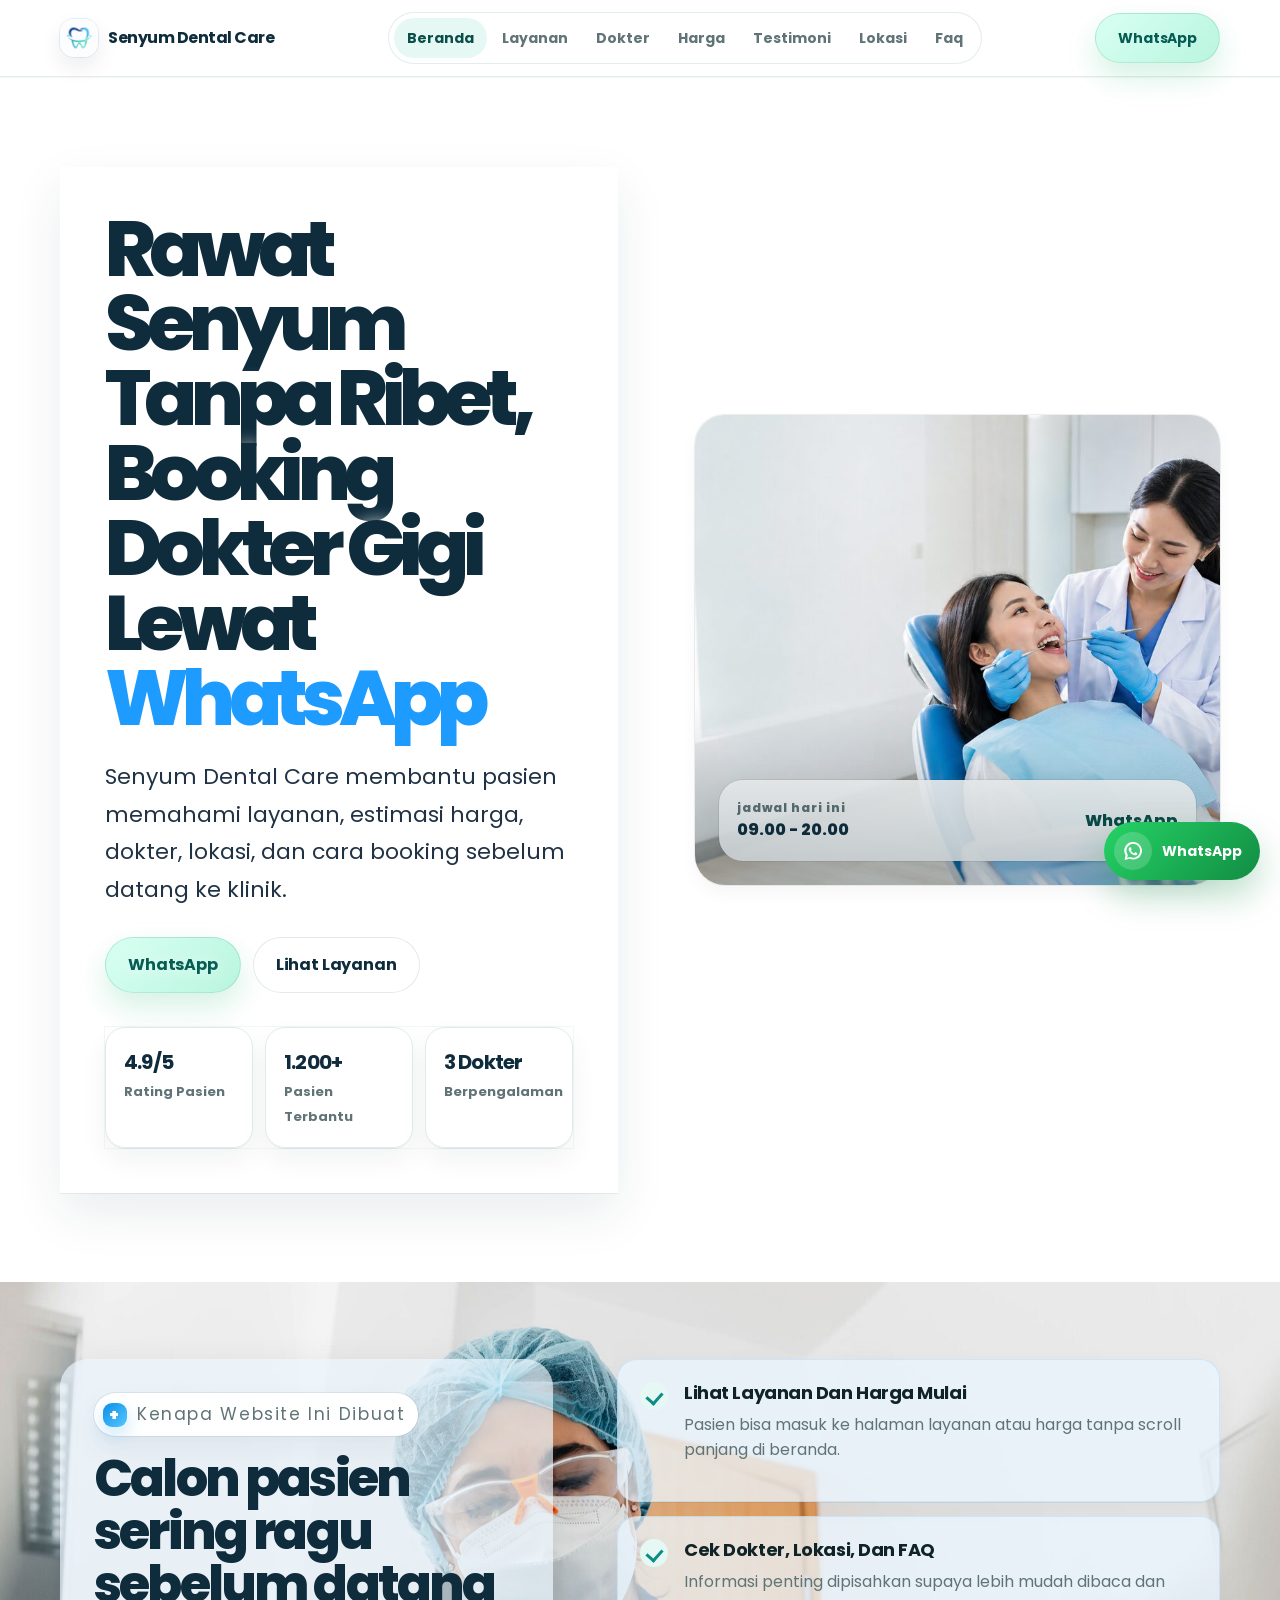
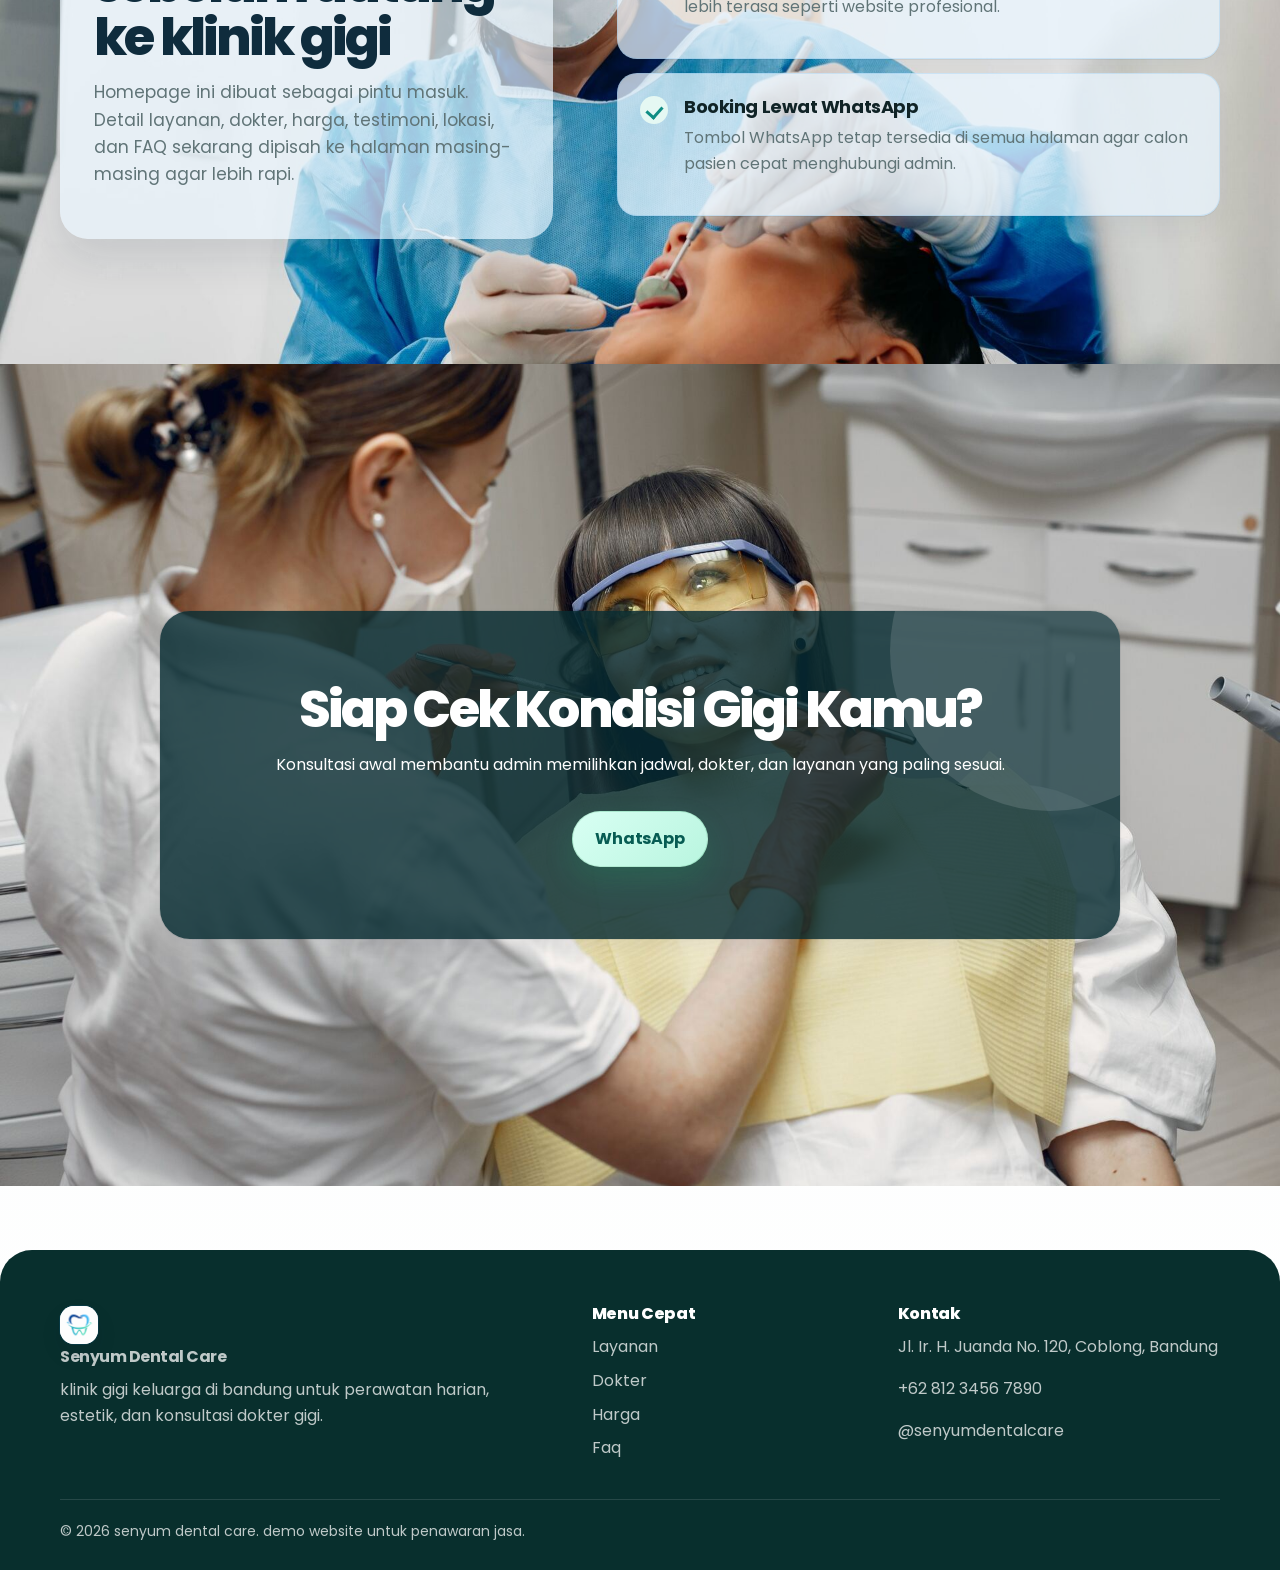
<file: index.html>
<!doctype html>
<html lang="id">
<head>
  <meta charset="utf-8">
  <meta name="viewport" content="width=device-width, initial-scale=1">
  <title>Klinik Gigi Senyum Dental Care Di Bandung | Booking Dokter Gigi Via WhatsApp</title>
  <meta name="description" content="booking perawatan gigi di senyum dental care bandung. tersedia scaling, tambal gigi, cabut gigi, behel, bleaching, veneer, implan, dan konsultasi dokter gigi via whatsapp.">
  <meta name="theme-color" content="#0f766e">
  <link rel="icon" type="image/png" href="/assets/favicon-dental-round.png">
  <link rel="apple-touch-icon" href="/assets/favicon-dental-round.png">
  <meta property="og:type" content="website">
  <meta property="og:title" content="senyum dental care bandung | booking dokter gigi via whatsapp">
  <meta property="og:description" content="klinik gigi keluarga di bandung untuk scaling, tambal, cabut, behel, bleaching, veneer, implan, dan konsultasi dokter gigi.">
  <meta property="og:image" content="/assets/hero-dental-web.jpg">
  <link rel="preconnect" href="https://fonts.googleapis.com">
  <link rel="preconnect" href="https://fonts.gstatic.com" crossorigin>
  <link href="https://fonts.googleapis.com/css2?family=Poppins:wght@400;500;600;700;800&display=swap" rel="stylesheet">
  <link rel="stylesheet" href="/style.css?v=20260613-aesthetic">
</head>
<body>
  <a class="skip-link" href="#main">lewati ke konten utama</a>

  <header class="site-header" id="top">
    <nav class="nav container" aria-label="navigasi utama">
      <a class="brand" href="/" aria-label="senyum dental care beranda">
        <span class="brand-mark" aria-hidden="true"><img src="/assets/logo-dental-web.png" alt="" decoding="async"></span>
        <span>Senyum Dental Care</span>
      </a>

      <button class="nav-toggle" type="button" aria-label="buka menu" aria-expanded="false" aria-controls="nav-menu">
        <span></span>
        <span></span>
        <span></span>
      </button>

      <div class="nav-menu" id="nav-menu">
        <a href="/">beranda</a>
        <a href="/layanan/">layanan</a>
        <a href="/dokter/">dokter</a>
        <a href="/harga/">harga</a>
        <a href="/testimoni/">testimoni</a>
        <a href="/lokasi/">lokasi</a>
        <a href="/faq/">faq</a>
      </div>

      <a class="btn btn-small btn-primary nav-cta js-whatsapp" href="#" aria-label="WhatsApp">WhatsApp</a>
    </nav>
  </header>

  <main id="main">
    <section class="hero section-pad" aria-labelledby="hero-title">
      <div class="container hero-grid">
        <div class="hero-copy reveal">
          <h1 id="hero-title">Rawat Senyum Tanpa Ribet, Booking Dokter Gigi Lewat <span class="text-accent">WhatsApp</span></h1>
          <p class="hero-lead">Senyum Dental Care membantu pasien memahami layanan, estimasi harga, dokter, lokasi, dan cara booking sebelum datang ke klinik.</p>

          <div class="hero-actions">
            <a class="btn btn-primary js-whatsapp" href="#">WhatsApp</a>
            <a class="btn btn-ghost" href="/layanan/">Lihat Layanan</a>
          </div>

          <div class="trust-row" aria-label="Indikator kepercayaan">
            <div>
              <strong>4.9/5</strong>
              <span>Rating Pasien</span>
            </div>
            <div>
              <strong>1.200+</strong>
              <span>Pasien Terbantu</span>
            </div>
            <div>
              <strong>3 Dokter</strong>
              <span>Berpengalaman</span>
            </div>
          </div>
        </div>

        <div class="hero-panel reveal" aria-label="Kartu preview klinik">
          <div class="hero-card">
            <img class="hero-image" src="/assets/hero-dental-web.jpg" decoding="async" fetchpriority="high" alt="Dokter gigi Senyum Dental Care melakukan pemeriksaan gigi di klinik modern">
            <div class="schedule-card">
              <div>
                <span class="mini-label">Jadwal Hari Ini</span>
                <strong>09.00 - 20.00</strong>
              </div>
              <a class="mini-link js-whatsapp" href="#">WhatsApp</a>
            </div>
          </div>
          <div class="floating-note note-a">
            <span>Respon Admin</span>
            <strong>&lt; 10 Menit</strong>
          </div>
          <div class="floating-note note-b">
            <span>Mulai Dari</span>
            <strong>Rp50.000</strong>
          </div>
        </div>
      </div>
    </section>

    <section class="problem section-pad-sm" aria-labelledby="problem-title">
      <div class="container split-grid">
        <div class="section-head left reveal">
          <p class="eyebrow">Kenapa Website Ini Dibuat</p>
          <h2 id="problem-title">Calon pasien sering ragu sebelum datang ke klinik gigi</h2>
          <p>Homepage ini dibuat sebagai pintu masuk. Detail layanan, dokter, harga, testimoni, lokasi, dan FAQ sekarang dipisah ke halaman masing-masing agar lebih rapi.</p>
        </div>
        <div class="problem-list reveal">
          <article>
            <span class="check"></span>
            <div>
              <h3>Lihat Layanan Dan Harga Mulai</h3>
              <p>Pasien bisa masuk ke halaman layanan atau harga tanpa scroll panjang di beranda.</p>
            </div>
          </article>
          <article>
            <span class="check"></span>
            <div>
              <h3>Cek Dokter, Lokasi, Dan FAQ</h3>
              <p>Informasi penting dipisahkan supaya lebih mudah dibaca dan lebih terasa seperti website profesional.</p>
            </div>
          </article>
          <article>
            <span class="check"></span>
            <div>
              <h3>Booking Lewat WhatsApp</h3>
              <p>Tombol WhatsApp tetap tersedia di semua halaman agar calon pasien cepat menghubungi admin.</p>
            </div>
          </article>
        </div>
      </div>
    </section>

    <section class="final-cta home-final-cta section-pad" aria-labelledby="final-title">
      <div class="container final-card reveal">
        <p class="eyebrow">Konsultasi Awal</p>
        <h2 id="final-title">Siap Cek Kondisi Gigi Kamu?</h2>
        <p>Konsultasi awal membantu admin memilihkan jadwal, dokter, dan layanan yang paling sesuai.</p>
        <a class="btn btn-primary js-whatsapp" href="#">WhatsApp</a>
      </div>
    </section>
  </main>

  <footer class="site-footer">
    <div class="container footer-grid">
      <div>
        <a class="brand footer-brand" href="/"><span class="brand-mark" aria-hidden="true"><img src="/assets/logo-dental-web.png" alt="" decoding="async"></span><span>Senyum Dental Care</span></a>
        <p>klinik gigi keluarga di bandung untuk perawatan harian, estetik, dan konsultasi dokter gigi.</p>
      </div>
      <div>
        <h2>menu cepat</h2>
        <a href="/layanan/">layanan</a>
        <a href="/dokter/">dokter</a>
        <a href="/harga/">harga</a>
        <a href="/faq/">faq</a>
      </div>
      <div>
        <h2>kontak</h2>
        <p>Jl. Ir. H. Juanda No. 120, Coblong, Bandung</p>
        <p>+62 812 3456 7890</p>
        <p>@senyumdentalcare</p>
      </div>
    </div>
    <div class="container footer-bottom">
      <p>© 2026 senyum dental care. demo website untuk penawaran jasa.</p>
    </div>
  </footer>

  <a class="sticky-whatsapp js-whatsapp" href="#" aria-label="WhatsApp">
    <span class="wa-icon" aria-hidden="true"><svg viewBox="0 0 32 32" focusable="false"><path d="M16 4a11.6 11.6 0 0 0-9.9 17.7L4.8 28l6.5-1.7A11.7 11.7 0 1 0 16 4Zm0 2.3a9.4 9.4 0 0 1 8 14.3 9.4 9.4 0 0 1-11.7 3.5l-.4-.2-3.8 1 1-3.7-.3-.4A9.4 9.4 0 0 1 16 6.3Zm-4.1 4.8c-.2 0-.5.1-.7.4-.3.3-1 1-1 2.3s1 2.7 1.1 2.9c.1.2 2 3.2 4.9 4.3 2.4 1 2.9.8 3.4.7.5-.1 1.7-.7 1.9-1.4.2-.7.2-1.3.2-1.4-.1-.1-.2-.2-.5-.4l-1.8-.9c-.3-.1-.5-.2-.7.2l-.9 1.1c-.2.2-.3.3-.6.1-.3-.1-1.2-.4-2.3-1.4-.9-.8-1.4-1.7-1.6-2-.2-.3 0-.5.1-.6l.4-.5c.1-.2.2-.3.3-.5.1-.2 0-.4 0-.5l-.8-1.9c-.2-.4-.4-.5-.7-.5h-.6Z" fill="currentColor"/></svg></span>
    <strong>WhatsApp</strong>
  </a>

  <script src="/script.js?v=20260613-aesthetic"></script>
</body>
</html>
</file>
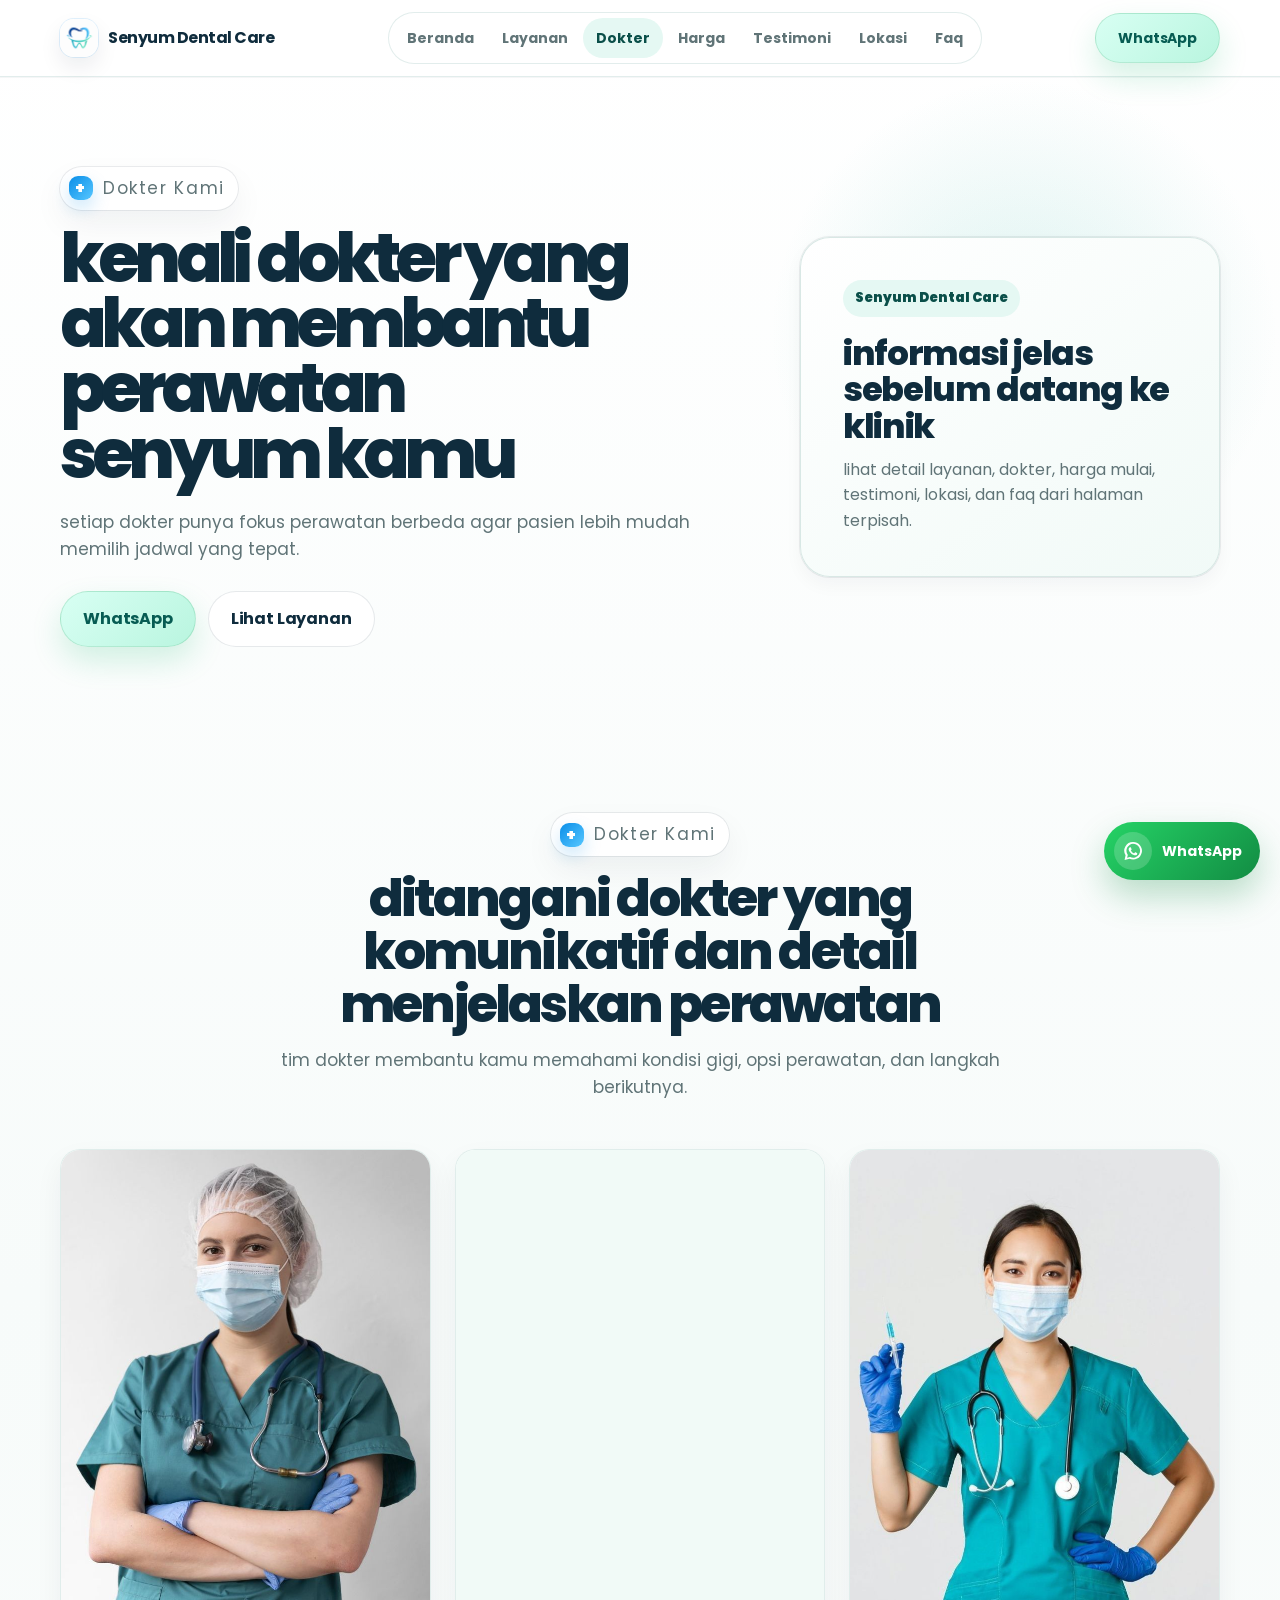
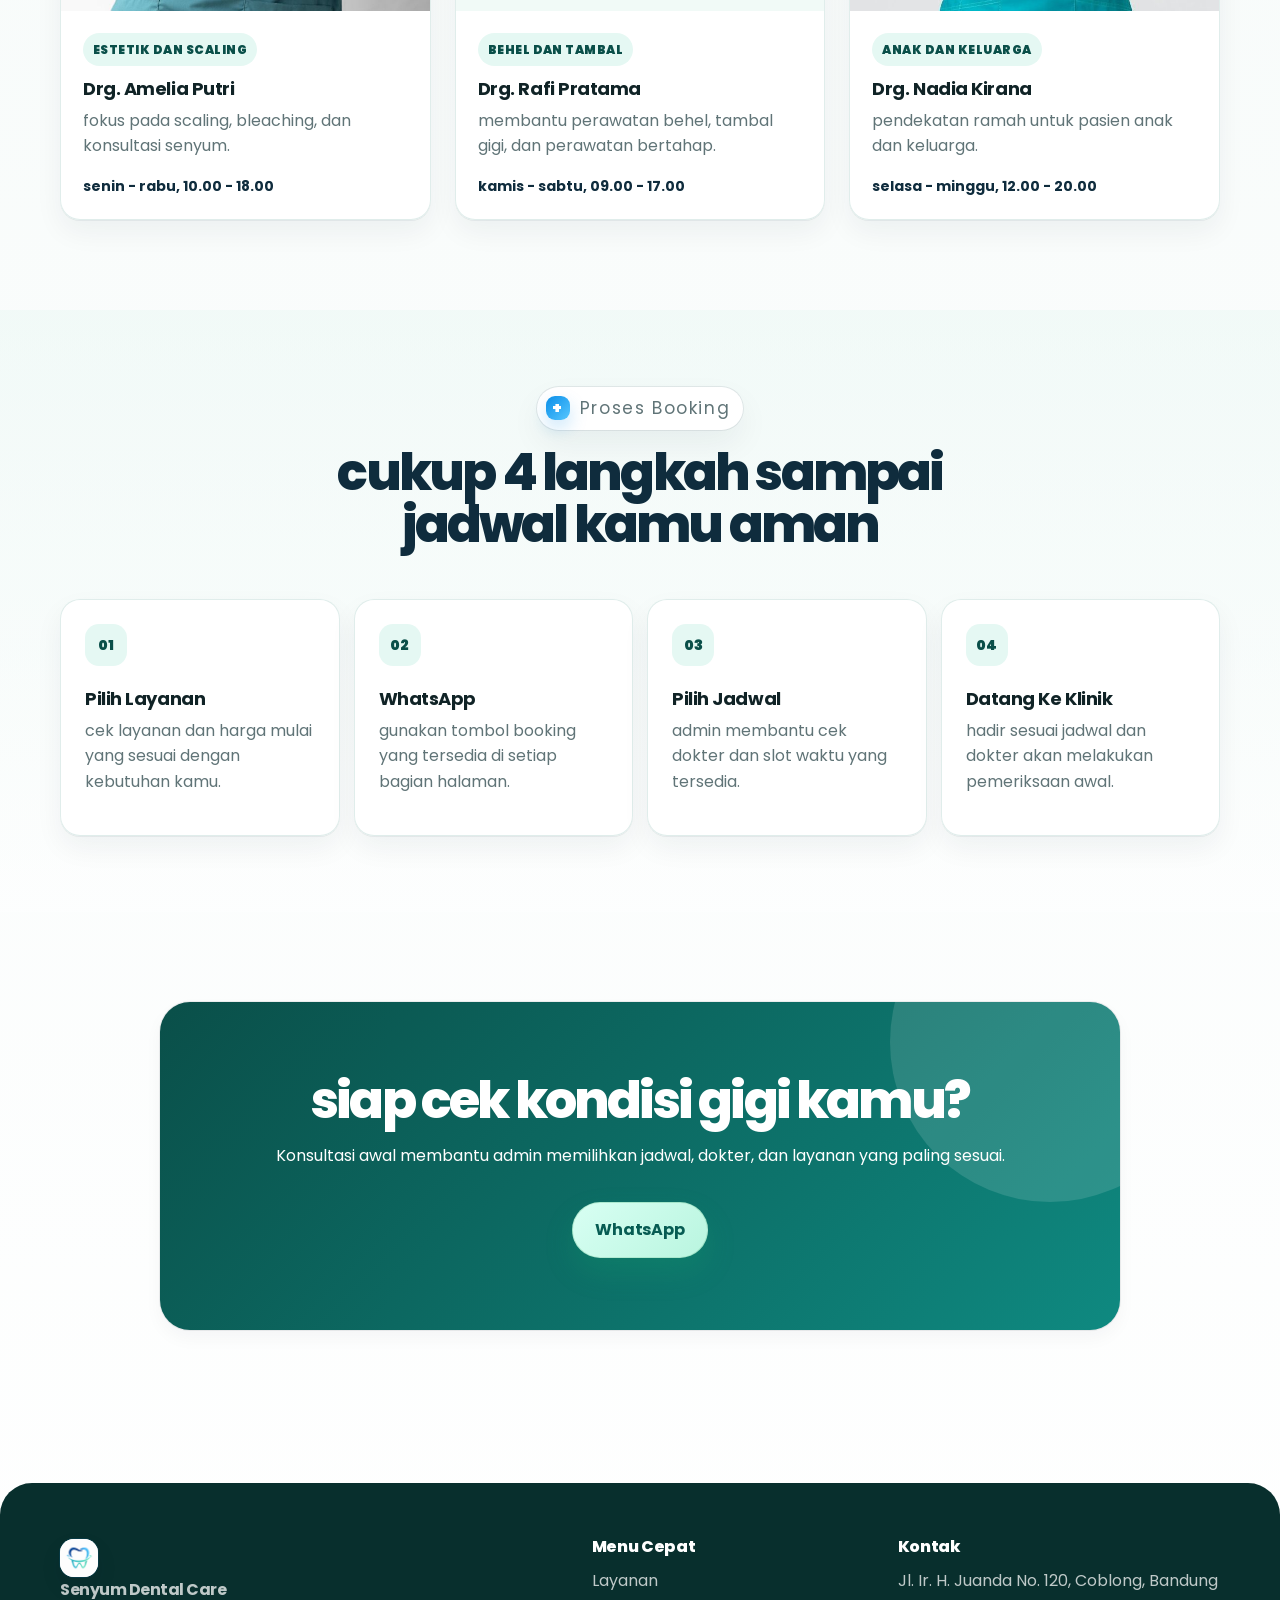
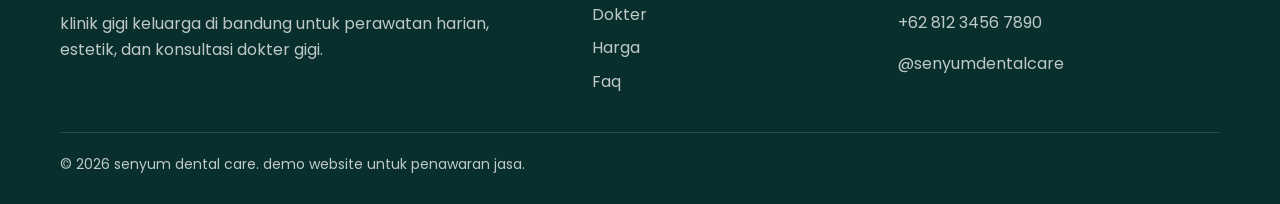
<file: dokter/index.html>
<!doctype html>
<html lang="id">
<head>
  <meta charset="utf-8">
  <meta name="viewport" content="width=device-width, initial-scale=1">
  <title>Dokter Gigi | Senyum Dental Care Bandung</title>
  <meta name="description" content="kenali tim dokter senyum dental care bandung beserta fokus perawatan dan jadwal praktik.">
  <meta name="theme-color" content="#0f766e">
  <link rel="icon" type="image/png" href="/assets/favicon-dental-round.png">
  <link rel="apple-touch-icon" href="/assets/favicon-dental-round.png">
  <meta property="og:type" content="website">
  <meta property="og:title" content="dokter gigi | senyum dental care bandung">
  <meta property="og:description" content="kenali tim dokter senyum dental care bandung beserta fokus perawatan dan jadwal praktik.">
  <meta property="og:image" content="/assets/hero-dental-web.jpg">
  <link rel="preconnect" href="https://fonts.googleapis.com">
  <link rel="preconnect" href="https://fonts.gstatic.com" crossorigin>
  <link href="https://fonts.googleapis.com/css2?family=Poppins:wght@400;500;600;700;800&display=swap" rel="stylesheet">
  <link rel="stylesheet" href="/style.css?v=20260613-aesthetic">
</head>
<body>
  <a class="skip-link" href="#main">lewati ke konten utama</a>

  <header class="site-header" id="top">
    <nav class="nav container" aria-label="navigasi utama">
      <a class="brand" href="/" aria-label="senyum dental care beranda">
        <span class="brand-mark" aria-hidden="true"><img src="/assets/logo-dental-web.png" alt="" decoding="async"></span>
        <span>Senyum Dental Care</span>
      </a>

      <button class="nav-toggle" type="button" aria-label="buka menu" aria-expanded="false" aria-controls="nav-menu">
        <span></span>
        <span></span>
        <span></span>
      </button>

      <div class="nav-menu" id="nav-menu">
        <a href="/">beranda</a>
        <a href="/layanan/">layanan</a>
        <a href="/dokter/" aria-current="page">dokter</a>
        <a href="/harga/">harga</a>
        <a href="/testimoni/">testimoni</a>
        <a href="/lokasi/">lokasi</a>
        <a href="/faq/">faq</a>
      </div>

      <a class="btn btn-small btn-primary nav-cta js-whatsapp" href="#" aria-label="WhatsApp">WhatsApp</a>
    </nav>
  </header>

  <main id="main">
    <section class="page-hero section-pad-sm" aria-labelledby="page-title">
      <div class="container page-hero-grid">
        <div class="section-head left reveal">
          <p class="eyebrow">dokter kami</p>
          <h1 id="page-title">kenali dokter yang akan membantu perawatan senyum kamu</h1>
          <p>setiap dokter punya fokus perawatan berbeda agar pasien lebih mudah memilih jadwal yang tepat.</p>
          <div class="hero-actions">
            <a class="btn btn-primary js-whatsapp" href="#">WhatsApp</a>
            <a class="btn btn-ghost" href="/layanan/">lihat layanan</a>
          </div>
        </div>
        <div class="page-hero-card reveal">
          <span>Senyum Dental Care</span>
          <strong>informasi jelas sebelum datang ke klinik</strong>
          <p>lihat detail layanan, dokter, harga mulai, testimoni, lokasi, dan faq dari halaman terpisah.</p>
        </div>
      </div>
    </section>
    <section class="doctors section-pad" id="dokter" aria-labelledby="doctors-title">
      <div class="container">
        <div class="section-head reveal">
          <p class="eyebrow">dokter kami</p>
          <h2 id="doctors-title">ditangani dokter yang komunikatif dan detail menjelaskan perawatan</h2>
          <p>tim dokter membantu kamu memahami kondisi gigi, opsi perawatan, dan langkah berikutnya.</p>
        </div>
        <div class="doctor-grid">
          <article class="doctor-card reveal">
            <img src="/DOKTER%20GIGI/dokter%201.jpeg" loading="lazy" decoding="async" alt="drg. amelia putri">
            <div>
              <span class="badge">estetik dan scaling</span>
              <h3>drg. amelia putri</h3>
              <p>fokus pada scaling, bleaching, dan konsultasi senyum.</p>
              <strong>senin - rabu, 10.00 - 18.00</strong>
            </div>
          </article>
          <article class="doctor-card reveal">
            <img src="/DOKTER%20GIGI/dokter%202.jpeg" loading="lazy" decoding="async" alt="drg. rafi pratama">
            <div>
              <span class="badge">behel dan tambal</span>
              <h3>drg. rafi pratama</h3>
              <p>membantu perawatan behel, tambal gigi, dan perawatan bertahap.</p>
              <strong>kamis - sabtu, 09.00 - 17.00</strong>
            </div>
          </article>
          <article class="doctor-card reveal">
            <img src="/DOKTER%20GIGI/dokter%203.jpeg" loading="lazy" decoding="async" alt="drg. nadia kirana">
            <div>
              <span class="badge">anak dan keluarga</span>
              <h3>drg. nadia kirana</h3>
              <p>pendekatan ramah untuk pasien anak dan keluarga.</p>
              <strong>selasa - minggu, 12.00 - 20.00</strong>
            </div>
          </article>
        </div>
      </div>
    </section>
    <section class="steps section-pad-sm" aria-labelledby="steps-title">
      <div class="container">
        <div class="section-head reveal">
          <p class="eyebrow">proses booking</p>
          <h2 id="steps-title">cukup 4 langkah sampai jadwal kamu aman</h2>
        </div>
        <div class="step-grid">
          <article class="step-card reveal"><span>01</span><h3>pilih layanan</h3><p>cek layanan dan harga mulai yang sesuai dengan kebutuhan kamu.</p></article>
          <article class="step-card reveal"><span>02</span><h3>WhatsApp</h3><p>gunakan tombol booking yang tersedia di setiap bagian halaman.</p></article>
          <article class="step-card reveal"><span>03</span><h3>pilih jadwal</h3><p>admin membantu cek dokter dan slot waktu yang tersedia.</p></article>
          <article class="step-card reveal"><span>04</span><h3>datang ke klinik</h3><p>hadir sesuai jadwal dan dokter akan melakukan pemeriksaan awal.</p></article>
        </div>
      </div>
    </section>
    <section class="final-cta section-pad" aria-labelledby="final-title">
      <div class="container final-card reveal">
        <p class="eyebrow">Konsultasi Awal</p>
        <h2 id="final-title">siap cek kondisi gigi kamu?</h2>
        <p>Konsultasi awal membantu admin memilihkan jadwal, dokter, dan layanan yang paling sesuai.</p>
        <a class="btn btn-primary js-whatsapp" href="#">WhatsApp</a>
      </div>
    </section>
  </main>

  <footer class="site-footer">
    <div class="container footer-grid">
      <div>
        <a class="brand footer-brand" href="/"><span class="brand-mark" aria-hidden="true"><img src="/assets/logo-dental-web.png" alt="" decoding="async"></span><span>Senyum Dental Care</span></a>
        <p>klinik gigi keluarga di bandung untuk perawatan harian, estetik, dan konsultasi dokter gigi.</p>
      </div>
      <div>
        <h2>menu cepat</h2>
        <a href="/layanan/">layanan</a>
        <a href="/dokter/">dokter</a>
        <a href="/harga/">harga</a>
        <a href="/faq/">faq</a>
      </div>
      <div>
        <h2>kontak</h2>
        <p>Jl. Ir. H. Juanda No. 120, Coblong, Bandung</p>
        <p>+62 812 3456 7890</p>
        <p>@senyumdentalcare</p>
      </div>
    </div>
    <div class="container footer-bottom">
      <p>© 2026 senyum dental care. demo website untuk penawaran jasa.</p>
    </div>
  </footer>

  <a class="sticky-whatsapp js-whatsapp" href="#" aria-label="WhatsApp">
    <span class="wa-icon" aria-hidden="true"><svg viewBox="0 0 32 32" focusable="false"><path d="M16 4a11.6 11.6 0 0 0-9.9 17.7L4.8 28l6.5-1.7A11.7 11.7 0 1 0 16 4Zm0 2.3a9.4 9.4 0 0 1 8 14.3 9.4 9.4 0 0 1-11.7 3.5l-.4-.2-3.8 1 1-3.7-.3-.4A9.4 9.4 0 0 1 16 6.3Zm-4.1 4.8c-.2 0-.5.1-.7.4-.3.3-1 1-1 2.3s1 2.7 1.1 2.9c.1.2 2 3.2 4.9 4.3 2.4 1 2.9.8 3.4.7.5-.1 1.7-.7 1.9-1.4.2-.7.2-1.3.2-1.4-.1-.1-.2-.2-.5-.4l-1.8-.9c-.3-.1-.5-.2-.7.2l-.9 1.1c-.2.2-.3.3-.6.1-.3-.1-1.2-.4-2.3-1.4-.9-.8-1.4-1.7-1.6-2-.2-.3 0-.5.1-.6l.4-.5c.1-.2.2-.3.3-.5.1-.2 0-.4 0-.5l-.8-1.9c-.2-.4-.4-.5-.7-.5h-.6Z" fill="currentColor"/></svg></span>
    <strong>WhatsApp</strong>
  </a>

  <script src="/script.js?v=20260613-aesthetic"></script>
</body>
</html>
</file>
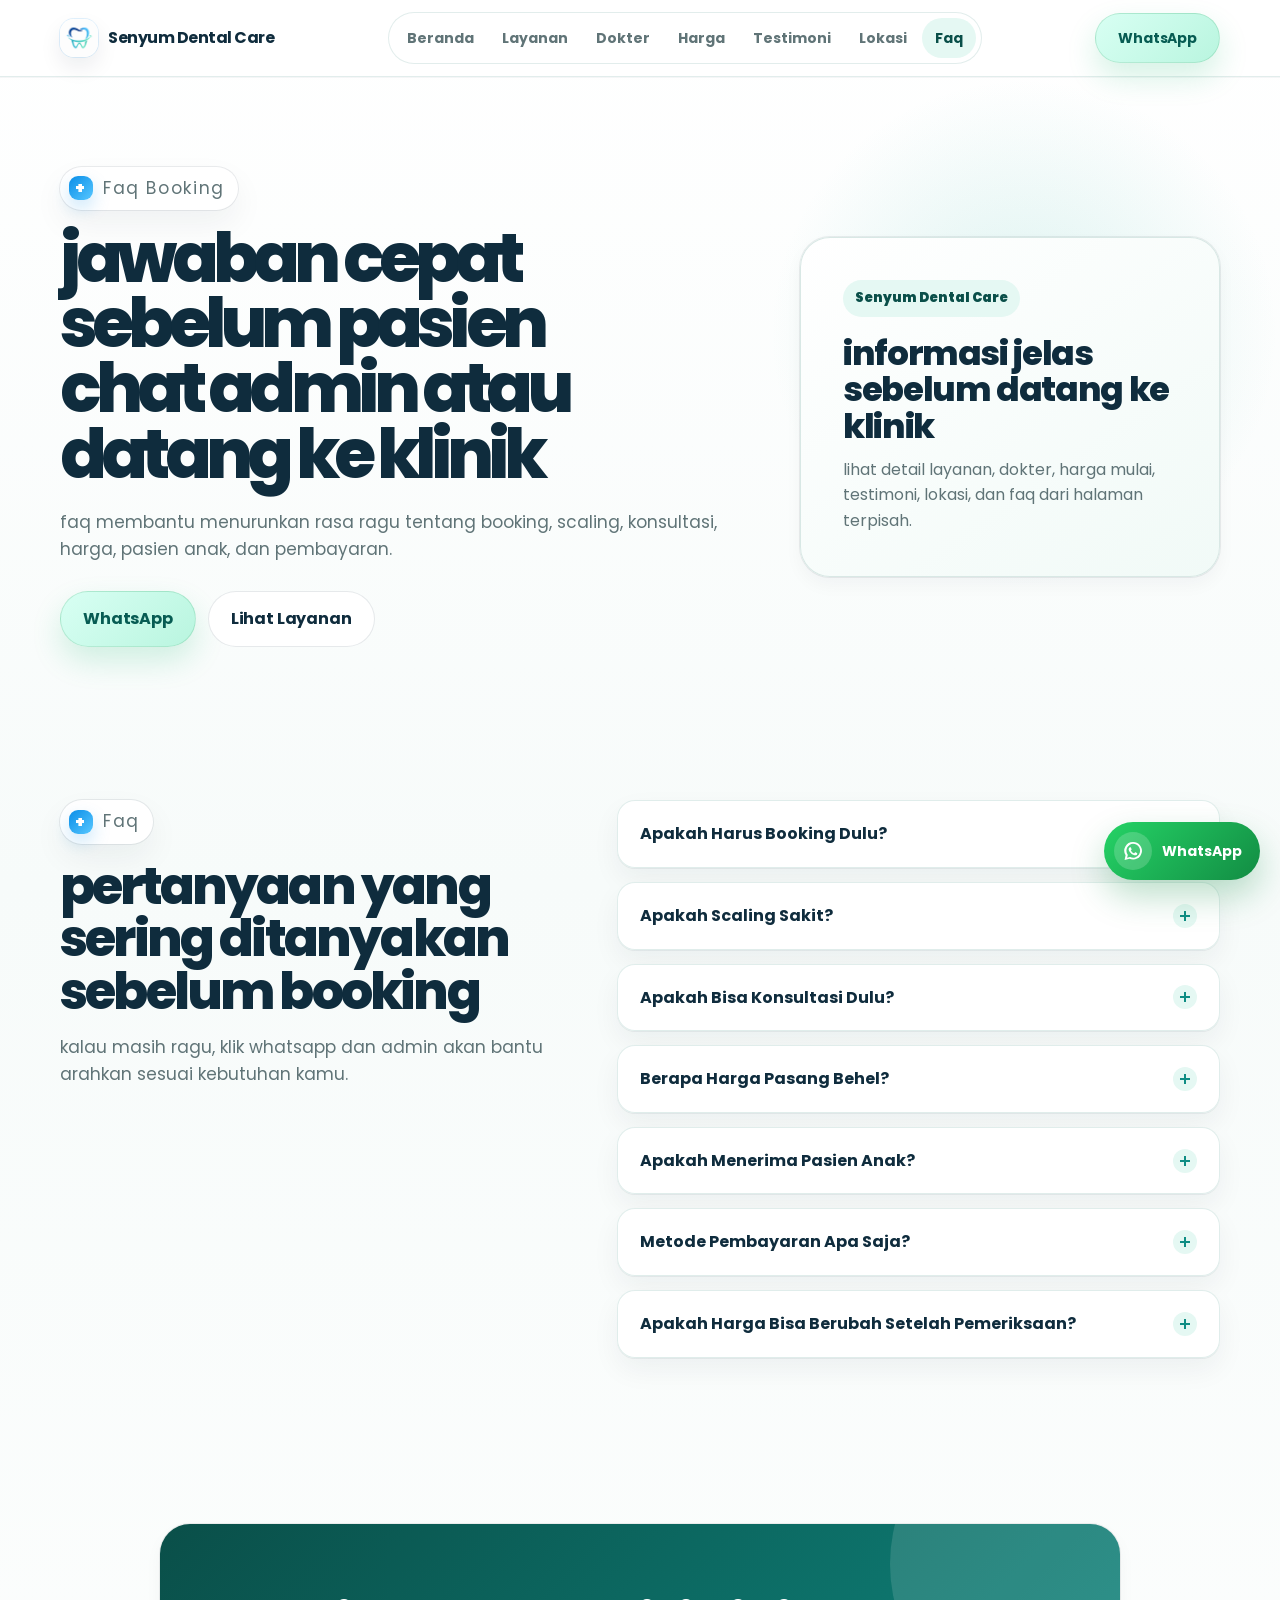
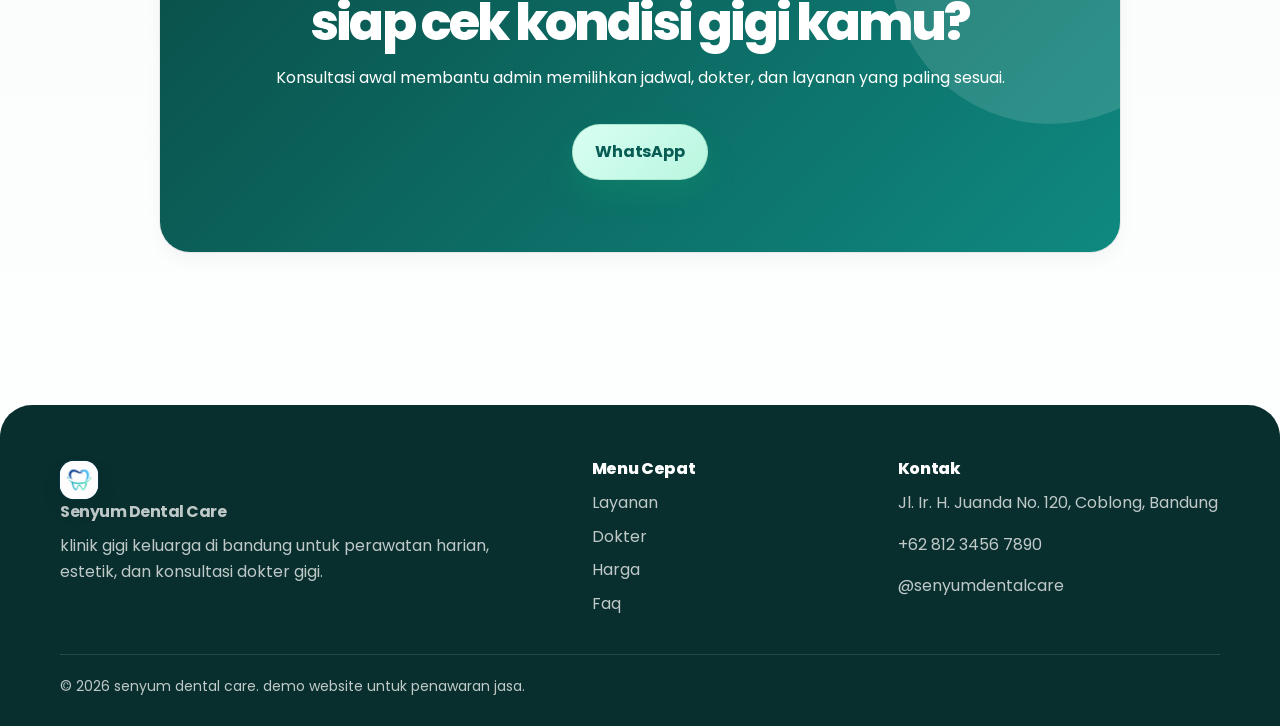
<file: faq/index.html>
<!doctype html>
<html lang="id">
<head>
  <meta charset="utf-8">
  <meta name="viewport" content="width=device-width, initial-scale=1">
  <title>FAQ Booking Dokter Gigi | Senyum Dental Care Bandung</title>
  <meta name="description" content="jawaban pertanyaan umum sebelum booking dokter gigi di senyum dental care bandung.">
  <meta name="theme-color" content="#0f766e">
  <link rel="icon" type="image/png" href="/assets/favicon-dental-round.png">
  <link rel="apple-touch-icon" href="/assets/favicon-dental-round.png">
  <meta property="og:type" content="website">
  <meta property="og:title" content="faq booking dokter gigi | senyum dental care bandung">
  <meta property="og:description" content="jawaban pertanyaan umum sebelum booking dokter gigi di senyum dental care bandung.">
  <meta property="og:image" content="/assets/hero-dental-web.jpg">
  <link rel="preconnect" href="https://fonts.googleapis.com">
  <link rel="preconnect" href="https://fonts.gstatic.com" crossorigin>
  <link href="https://fonts.googleapis.com/css2?family=Poppins:wght@400;500;600;700;800&display=swap" rel="stylesheet">
  <link rel="stylesheet" href="/style.css?v=20260613-aesthetic">
</head>
<body>
  <a class="skip-link" href="#main">lewati ke konten utama</a>

  <header class="site-header" id="top">
    <nav class="nav container" aria-label="navigasi utama">
      <a class="brand" href="/" aria-label="senyum dental care beranda">
        <span class="brand-mark" aria-hidden="true"><img src="/assets/logo-dental-web.png" alt="" decoding="async"></span>
        <span>Senyum Dental Care</span>
      </a>

      <button class="nav-toggle" type="button" aria-label="buka menu" aria-expanded="false" aria-controls="nav-menu">
        <span></span>
        <span></span>
        <span></span>
      </button>

      <div class="nav-menu" id="nav-menu">
        <a href="/">beranda</a>
        <a href="/layanan/">layanan</a>
        <a href="/dokter/">dokter</a>
        <a href="/harga/">harga</a>
        <a href="/testimoni/">testimoni</a>
        <a href="/lokasi/">lokasi</a>
        <a href="/faq/" aria-current="page">faq</a>
      </div>

      <a class="btn btn-small btn-primary nav-cta js-whatsapp" href="#" aria-label="WhatsApp">WhatsApp</a>
    </nav>
  </header>

  <main id="main">
    <section class="page-hero section-pad-sm" aria-labelledby="page-title">
      <div class="container page-hero-grid">
        <div class="section-head left reveal">
          <p class="eyebrow">faq booking</p>
          <h1 id="page-title">jawaban cepat sebelum pasien chat admin atau datang ke klinik</h1>
          <p>faq membantu menurunkan rasa ragu tentang booking, scaling, konsultasi, harga, pasien anak, dan pembayaran.</p>
          <div class="hero-actions">
            <a class="btn btn-primary js-whatsapp" href="#">WhatsApp</a>
            <a class="btn btn-ghost" href="/layanan/">lihat layanan</a>
          </div>
        </div>
        <div class="page-hero-card reveal">
          <span>Senyum Dental Care</span>
          <strong>informasi jelas sebelum datang ke klinik</strong>
          <p>lihat detail layanan, dokter, harga mulai, testimoni, lokasi, dan faq dari halaman terpisah.</p>
        </div>
      </div>
    </section>
    <section class="faq section-pad-sm" id="faq" aria-labelledby="faq-title">
      <div class="container faq-grid">
        <div class="section-head left reveal">
          <p class="eyebrow">faq</p>
          <h2 id="faq-title">pertanyaan yang sering ditanyakan sebelum booking</h2>
          <p>kalau masih ragu, klik whatsapp dan admin akan bantu arahkan sesuai kebutuhan kamu.</p>
        </div>
        <div class="faq-list reveal">
          <article class="faq-item">
            <button type="button" aria-expanded="false">apakah harus booking dulu?<span></span></button>
            <div class="faq-answer"><p>disarankan booking dulu agar admin bisa cek jadwal dokter dan mengurangi waktu tunggu di klinik.</p></div>
          </article>
          <article class="faq-item">
            <button type="button" aria-expanded="false">apakah scaling sakit?<span></span></button>
            <div class="faq-answer"><p>umumnya terasa sedikit ngilu, terutama jika karang gigi cukup banyak. dokter akan menjelaskan prosesnya sebelum tindakan.</p></div>
          </article>
          <article class="faq-item">
            <button type="button" aria-expanded="false">apakah bisa konsultasi dulu?<span></span></button>
            <div class="faq-answer"><p>bisa. kamu dapat booking konsultasi untuk cek kondisi gigi dan mendapatkan rekomendasi perawatan.</p></div>
          </article>
          <article class="faq-item">
            <button type="button" aria-expanded="false">berapa harga pasang behel?<span></span></button>
            <div class="faq-answer"><p>behel mulai dari rp3.500.000. harga final mengikuti jenis behel dan kondisi gigi setelah pemeriksaan dokter.</p></div>
          </article>
          <article class="faq-item">
            <button type="button" aria-expanded="false">apakah menerima pasien anak?<span></span></button>
            <div class="faq-answer"><p>ya, tersedia perawatan gigi anak dengan pendekatan yang pelan dan ramah agar anak lebih nyaman.</p></div>
          </article>
          <article class="faq-item">
            <button type="button" aria-expanded="false">metode pembayaran apa saja?<span></span></button>
            <div class="faq-answer"><p>tersedia pembayaran tunai, transfer bank, dan qris. konfirmasi detail pembayaran bisa dilakukan dengan admin.</p></div>
          </article>
          <article class="faq-item">
            <button type="button" aria-expanded="false">apakah harga bisa berubah setelah pemeriksaan?<span></span></button>
            <div class="faq-answer"><p>bisa, karena kondisi gigi setiap pasien berbeda. estimasi harga awal membantu persiapan, sedangkan final ditentukan setelah pemeriksaan.</p></div>
          </article>
        </div>
      </div>
    </section>
    <section class="final-cta section-pad" aria-labelledby="final-title">
      <div class="container final-card reveal">
        <p class="eyebrow">Konsultasi Awal</p>
        <h2 id="final-title">siap cek kondisi gigi kamu?</h2>
        <p>Konsultasi awal membantu admin memilihkan jadwal, dokter, dan layanan yang paling sesuai.</p>
        <a class="btn btn-primary js-whatsapp" href="#">WhatsApp</a>
      </div>
    </section>
  </main>

  <footer class="site-footer">
    <div class="container footer-grid">
      <div>
        <a class="brand footer-brand" href="/"><span class="brand-mark" aria-hidden="true"><img src="/assets/logo-dental-web.png" alt="" decoding="async"></span><span>Senyum Dental Care</span></a>
        <p>klinik gigi keluarga di bandung untuk perawatan harian, estetik, dan konsultasi dokter gigi.</p>
      </div>
      <div>
        <h2>menu cepat</h2>
        <a href="/layanan/">layanan</a>
        <a href="/dokter/">dokter</a>
        <a href="/harga/">harga</a>
        <a href="/faq/">faq</a>
      </div>
      <div>
        <h2>kontak</h2>
        <p>Jl. Ir. H. Juanda No. 120, Coblong, Bandung</p>
        <p>+62 812 3456 7890</p>
        <p>@senyumdentalcare</p>
      </div>
    </div>
    <div class="container footer-bottom">
      <p>© 2026 senyum dental care. demo website untuk penawaran jasa.</p>
    </div>
  </footer>

  <a class="sticky-whatsapp js-whatsapp" href="#" aria-label="WhatsApp">
    <span class="wa-icon" aria-hidden="true"><svg viewBox="0 0 32 32" focusable="false"><path d="M16 4a11.6 11.6 0 0 0-9.9 17.7L4.8 28l6.5-1.7A11.7 11.7 0 1 0 16 4Zm0 2.3a9.4 9.4 0 0 1 8 14.3 9.4 9.4 0 0 1-11.7 3.5l-.4-.2-3.8 1 1-3.7-.3-.4A9.4 9.4 0 0 1 16 6.3Zm-4.1 4.8c-.2 0-.5.1-.7.4-.3.3-1 1-1 2.3s1 2.7 1.1 2.9c.1.2 2 3.2 4.9 4.3 2.4 1 2.9.8 3.4.7.5-.1 1.7-.7 1.9-1.4.2-.7.2-1.3.2-1.4-.1-.1-.2-.2-.5-.4l-1.8-.9c-.3-.1-.5-.2-.7.2l-.9 1.1c-.2.2-.3.3-.6.1-.3-.1-1.2-.4-2.3-1.4-.9-.8-1.4-1.7-1.6-2-.2-.3 0-.5.1-.6l.4-.5c.1-.2.2-.3.3-.5.1-.2 0-.4 0-.5l-.8-1.9c-.2-.4-.4-.5-.7-.5h-.6Z" fill="currentColor"/></svg></span>
    <strong>WhatsApp</strong>
  </a>

  <script src="/script.js?v=20260613-aesthetic"></script>
</body>
</html>
</file>
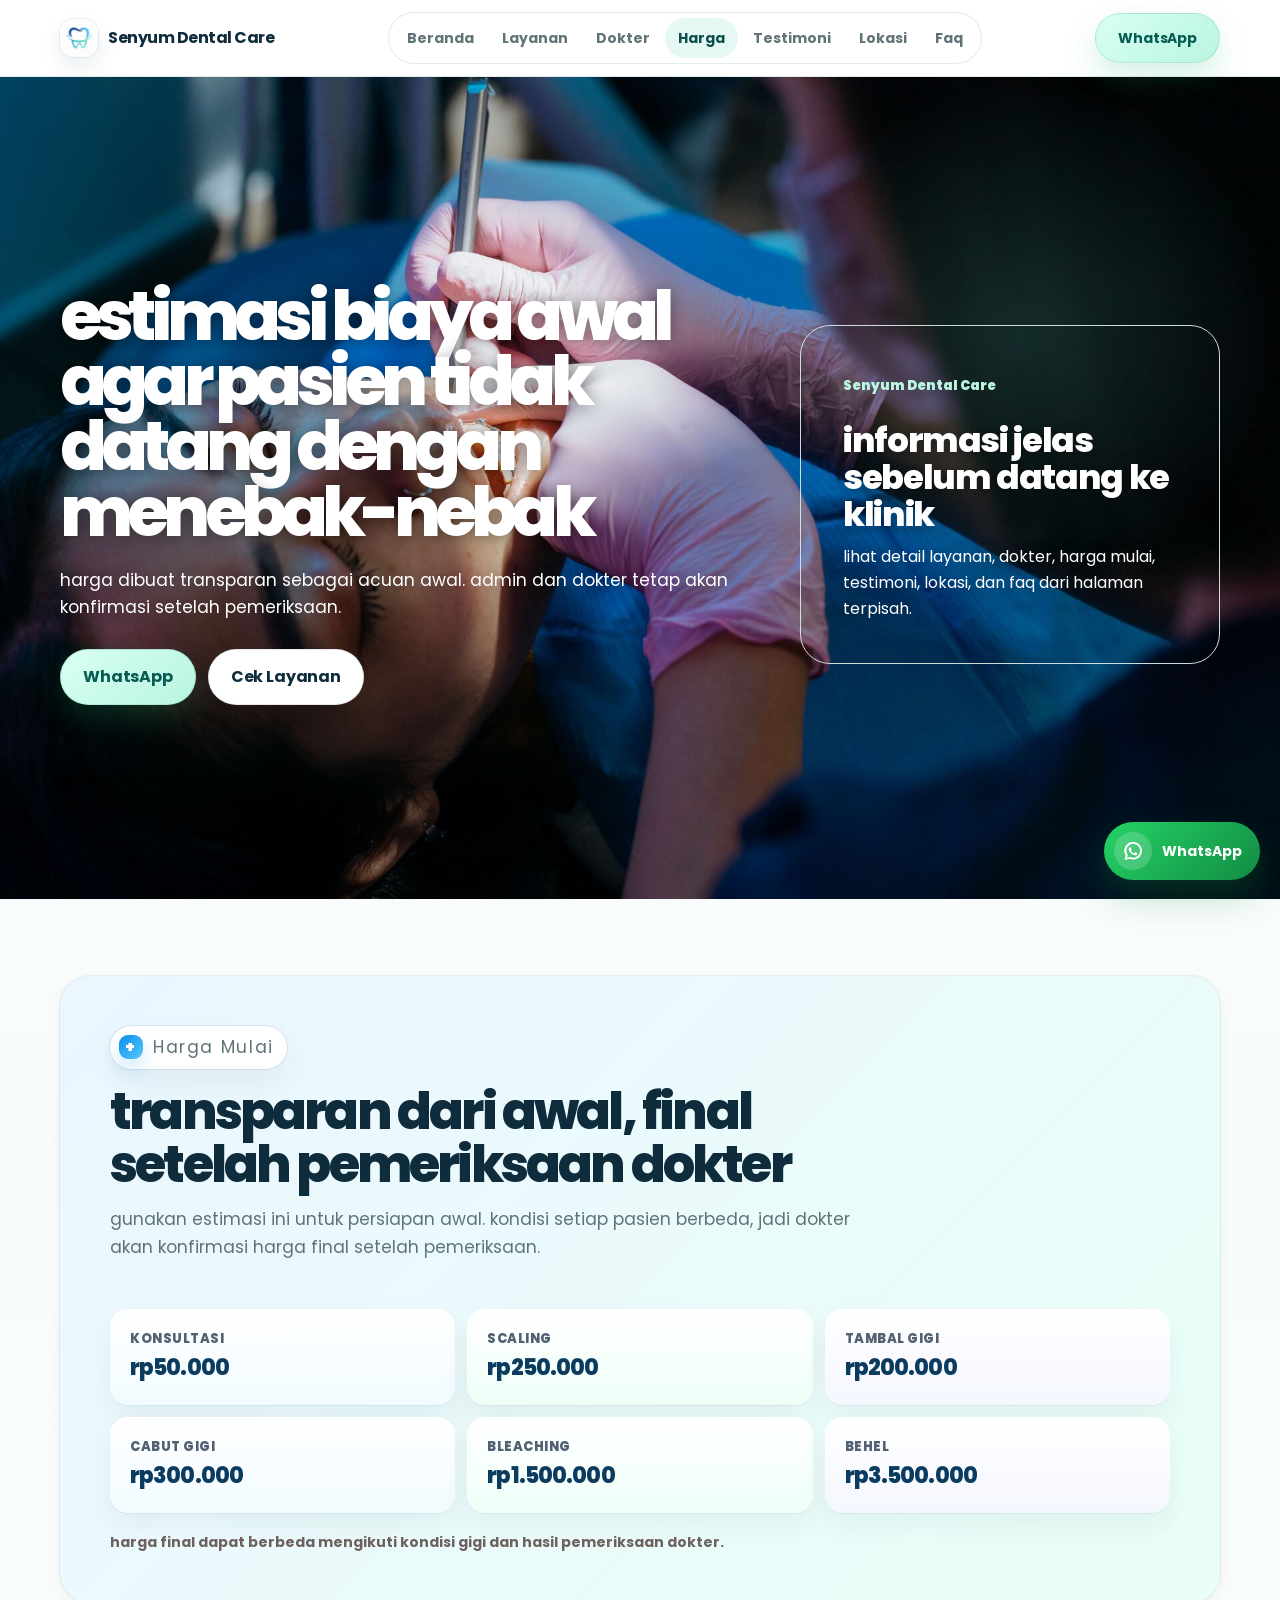
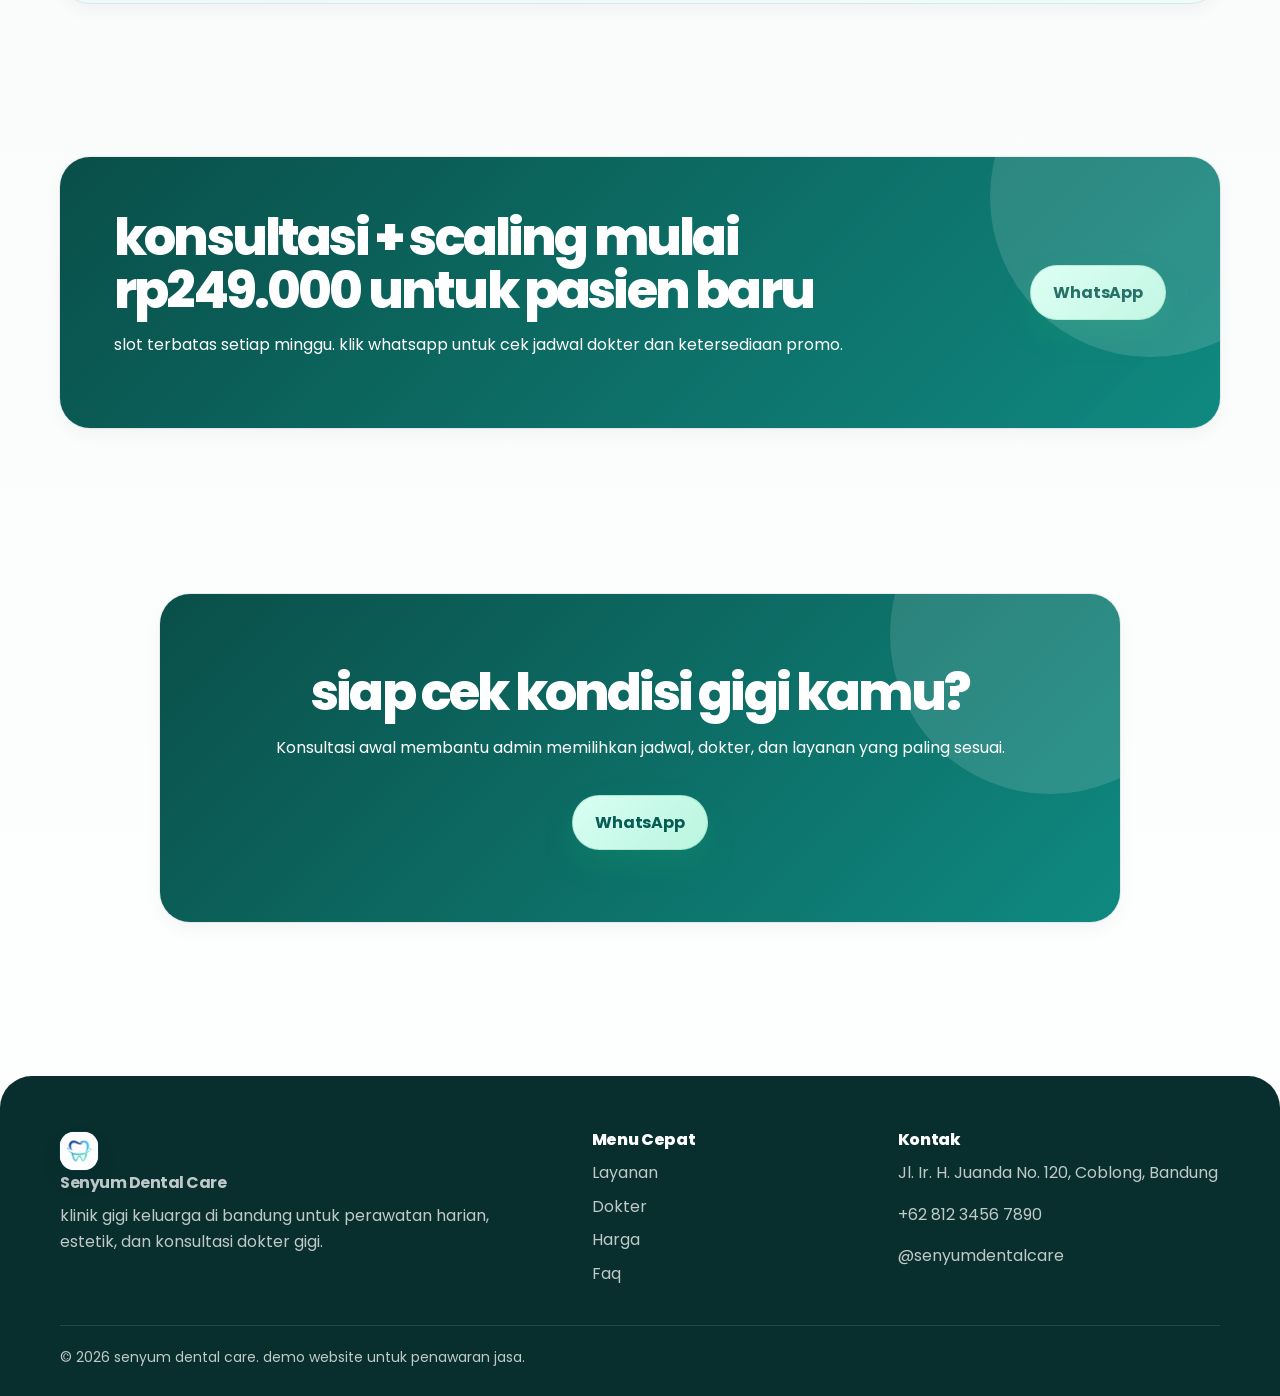
<file: harga/index.html>
<!doctype html>
<html lang="id">
<head>
  <meta charset="utf-8">
  <meta name="viewport" content="width=device-width, initial-scale=1">
  <title>Harga Perawatan Gigi | Senyum Dental Care Bandung</title>
  <meta name="description" content="estimasi harga mulai perawatan gigi di senyum dental care bandung. final setelah pemeriksaan dokter.">
  <meta name="theme-color" content="#0f766e">
  <link rel="icon" type="image/png" href="/assets/favicon-dental-round.png">
  <link rel="apple-touch-icon" href="/assets/favicon-dental-round.png">
  <meta property="og:type" content="website">
  <meta property="og:title" content="harga perawatan gigi | senyum dental care bandung">
  <meta property="og:description" content="estimasi harga mulai perawatan gigi di senyum dental care bandung. final setelah pemeriksaan dokter.">
  <meta property="og:image" content="/assets/hero-dental-web.jpg">
  <link rel="preconnect" href="https://fonts.googleapis.com">
  <link rel="preconnect" href="https://fonts.gstatic.com" crossorigin>
  <link href="https://fonts.googleapis.com/css2?family=Poppins:wght@400;500;600;700;800&display=swap" rel="stylesheet">
  <link rel="stylesheet" href="/style.css?v=20260613-aesthetic">
</head>
<body>
  <a class="skip-link" href="#main">lewati ke konten utama</a>

  <header class="site-header" id="top">
    <nav class="nav container" aria-label="navigasi utama">
      <a class="brand" href="/" aria-label="senyum dental care beranda">
        <span class="brand-mark" aria-hidden="true"><img src="/assets/logo-dental-web.png" alt="" decoding="async"></span>
        <span>Senyum Dental Care</span>
      </a>

      <button class="nav-toggle" type="button" aria-label="buka menu" aria-expanded="false" aria-controls="nav-menu">
        <span></span>
        <span></span>
        <span></span>
      </button>

      <div class="nav-menu" id="nav-menu">
        <a href="/">beranda</a>
        <a href="/layanan/">layanan</a>
        <a href="/dokter/">dokter</a>
        <a href="/harga/" aria-current="page">harga</a>
        <a href="/testimoni/">testimoni</a>
        <a href="/lokasi/">lokasi</a>
        <a href="/faq/">faq</a>
      </div>

      <a class="btn btn-small btn-primary nav-cta js-whatsapp" href="#" aria-label="WhatsApp">WhatsApp</a>
    </nav>
  </header>

  <main id="main">
    <section class="page-hero price-hero section-pad-sm" aria-labelledby="page-title">
      <div class="container page-hero-grid">
        <div class="section-head left reveal">
          <h1 id="page-title">estimasi biaya awal agar pasien tidak datang dengan menebak-nebak</h1>
          <p>harga dibuat transparan sebagai acuan awal. admin dan dokter tetap akan konfirmasi setelah pemeriksaan.</p>
          <div class="hero-actions">
            <a class="btn btn-primary js-whatsapp" href="#">WhatsApp</a>
            <a class="btn btn-ghost" href="/layanan/">cek layanan</a>
          </div>
        </div>
        <div class="page-hero-card reveal">
          <span>Senyum Dental Care</span>
          <strong>informasi jelas sebelum datang ke klinik</strong>
          <p>lihat detail layanan, dokter, harga mulai, testimoni, lokasi, dan faq dari halaman terpisah.</p>
        </div>
      </div>
    </section>
    <section class="pricing section-pad-sm" id="harga" aria-labelledby="pricing-title">
      <div class="container pricing-shell reveal">
        <div class="section-head left">
          <p class="eyebrow">harga mulai</p>
          <h2 id="pricing-title">transparan dari awal, final setelah pemeriksaan dokter</h2>
          <p>gunakan estimasi ini untuk persiapan awal. kondisi setiap pasien berbeda, jadi dokter akan konfirmasi harga final setelah pemeriksaan.</p>
        </div>
        <div class="price-list" aria-label="daftar harga mulai">
          <div><span>konsultasi</span><strong>rp50.000</strong></div>
          <div><span>scaling</span><strong>rp250.000</strong></div>
          <div><span>tambal gigi</span><strong>rp200.000</strong></div>
          <div><span>cabut gigi</span><strong>rp300.000</strong></div>
          <div><span>bleaching</span><strong>rp1.500.000</strong></div>
          <div><span>behel</span><strong>rp3.500.000</strong></div>
        </div>
        <p class="price-note">harga final dapat berbeda mengikuti kondisi gigi dan hasil pemeriksaan dokter.</p>
      </div>
    </section>
    <section class="promo section-pad-sm" aria-labelledby="promo-title">
      <div class="container promo-card reveal">
        <div>
          <p class="eyebrow">promo bulan ini</p>
          <h2 id="promo-title">konsultasi + scaling mulai rp249.000 untuk pasien baru</h2>
          <p>slot terbatas setiap minggu. klik whatsapp untuk cek jadwal dokter dan ketersediaan promo.</p>
        </div>
        <a class="btn btn-primary js-whatsapp" href="#">WhatsApp</a>
      </div>
    </section>
    <section class="final-cta section-pad" aria-labelledby="final-title">
      <div class="container final-card reveal">
        <p class="eyebrow">Konsultasi Awal</p>
        <h2 id="final-title">siap cek kondisi gigi kamu?</h2>
        <p>Konsultasi awal membantu admin memilihkan jadwal, dokter, dan layanan yang paling sesuai.</p>
        <a class="btn btn-primary js-whatsapp" href="#">WhatsApp</a>
      </div>
    </section>
  </main>

  <footer class="site-footer">
    <div class="container footer-grid">
      <div>
        <a class="brand footer-brand" href="/"><span class="brand-mark" aria-hidden="true"><img src="/assets/logo-dental-web.png" alt="" decoding="async"></span><span>Senyum Dental Care</span></a>
        <p>klinik gigi keluarga di bandung untuk perawatan harian, estetik, dan konsultasi dokter gigi.</p>
      </div>
      <div>
        <h2>menu cepat</h2>
        <a href="/layanan/">layanan</a>
        <a href="/dokter/">dokter</a>
        <a href="/harga/">harga</a>
        <a href="/faq/">faq</a>
      </div>
      <div>
        <h2>kontak</h2>
        <p>Jl. Ir. H. Juanda No. 120, Coblong, Bandung</p>
        <p>+62 812 3456 7890</p>
        <p>@senyumdentalcare</p>
      </div>
    </div>
    <div class="container footer-bottom">
      <p>© 2026 senyum dental care. demo website untuk penawaran jasa.</p>
    </div>
  </footer>

  <a class="sticky-whatsapp js-whatsapp" href="#" aria-label="WhatsApp">
    <span class="wa-icon" aria-hidden="true"><svg viewBox="0 0 32 32" focusable="false"><path d="M16 4a11.6 11.6 0 0 0-9.9 17.7L4.8 28l6.5-1.7A11.7 11.7 0 1 0 16 4Zm0 2.3a9.4 9.4 0 0 1 8 14.3 9.4 9.4 0 0 1-11.7 3.5l-.4-.2-3.8 1 1-3.7-.3-.4A9.4 9.4 0 0 1 16 6.3Zm-4.1 4.8c-.2 0-.5.1-.7.4-.3.3-1 1-1 2.3s1 2.7 1.1 2.9c.1.2 2 3.2 4.9 4.3 2.4 1 2.9.8 3.4.7.5-.1 1.7-.7 1.9-1.4.2-.7.2-1.3.2-1.4-.1-.1-.2-.2-.5-.4l-1.8-.9c-.3-.1-.5-.2-.7.2l-.9 1.1c-.2.2-.3.3-.6.1-.3-.1-1.2-.4-2.3-1.4-.9-.8-1.4-1.7-1.6-2-.2-.3 0-.5.1-.6l.4-.5c.1-.2.2-.3.3-.5.1-.2 0-.4 0-.5l-.8-1.9c-.2-.4-.4-.5-.7-.5h-.6Z" fill="currentColor"/></svg></span>
    <strong>WhatsApp</strong>
  </a>

  <script src="/script.js?v=20260613-aesthetic"></script>
</body>
</html>
</file>
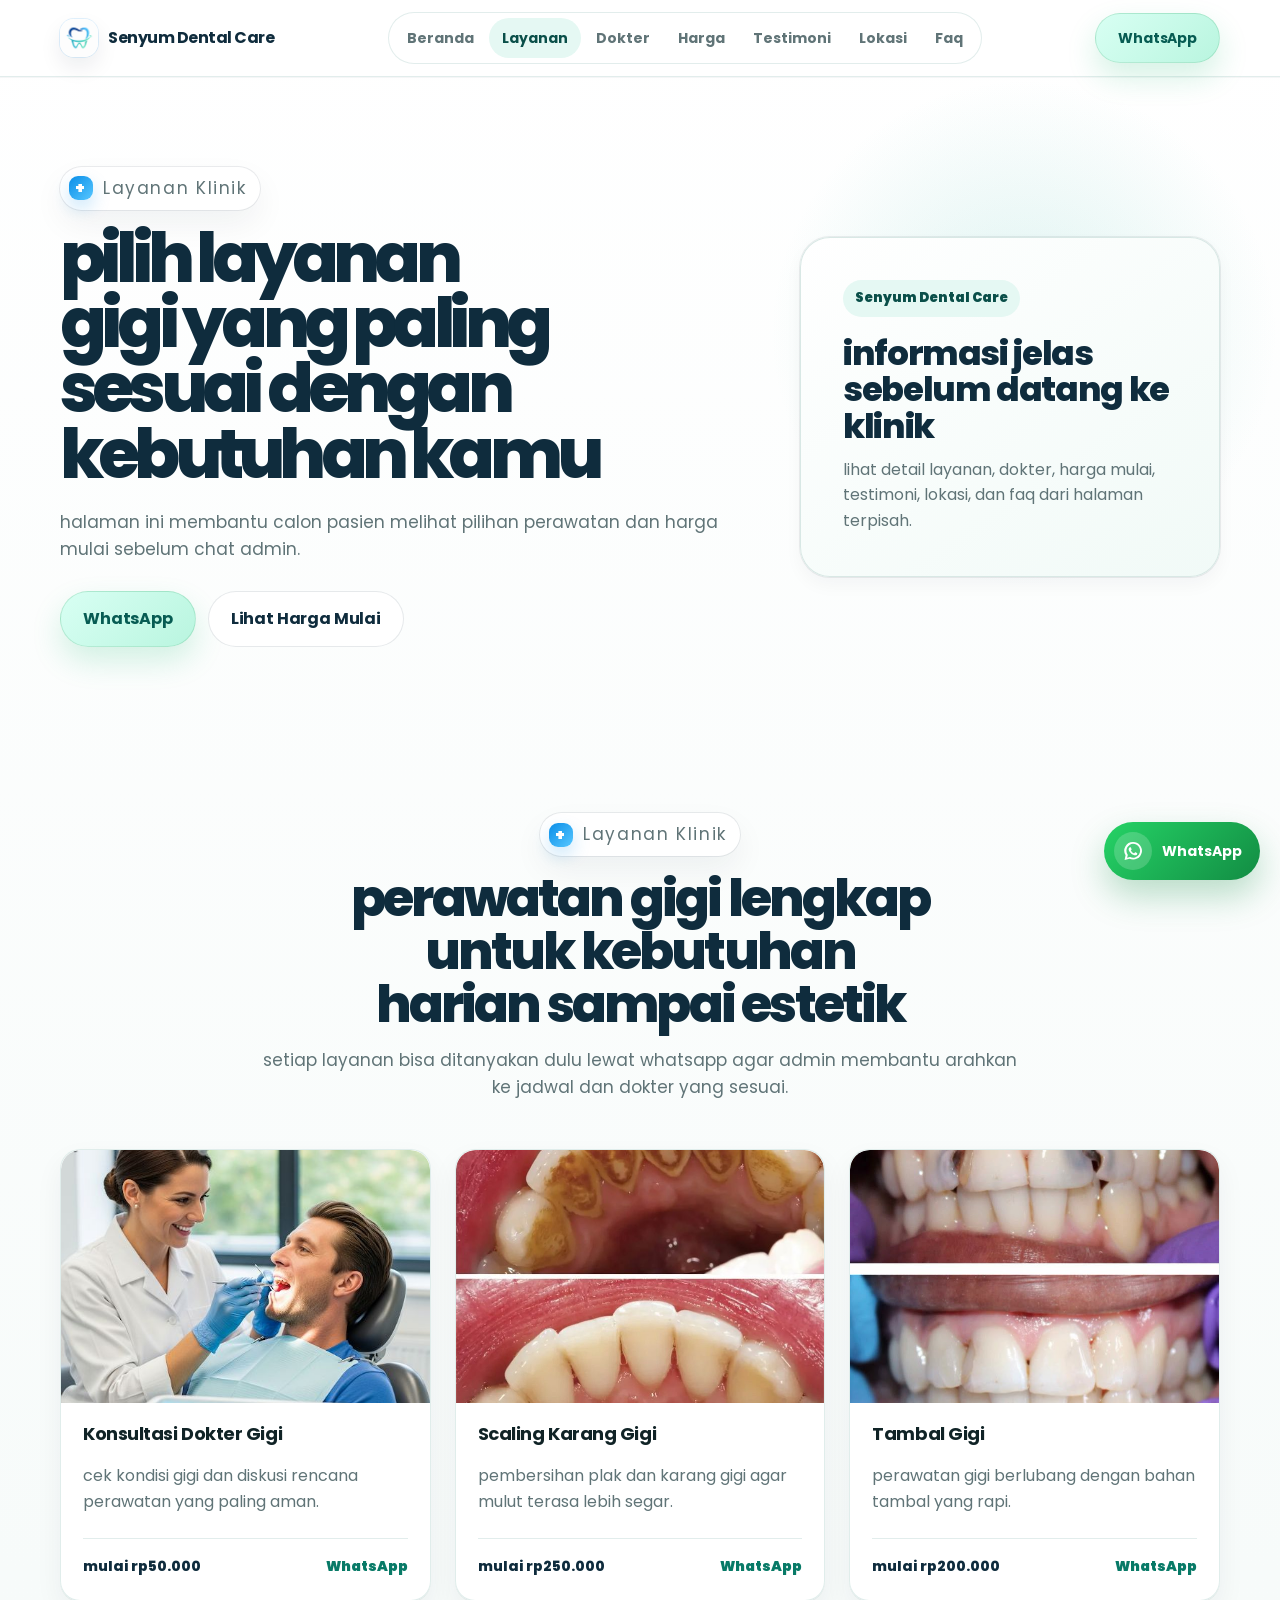
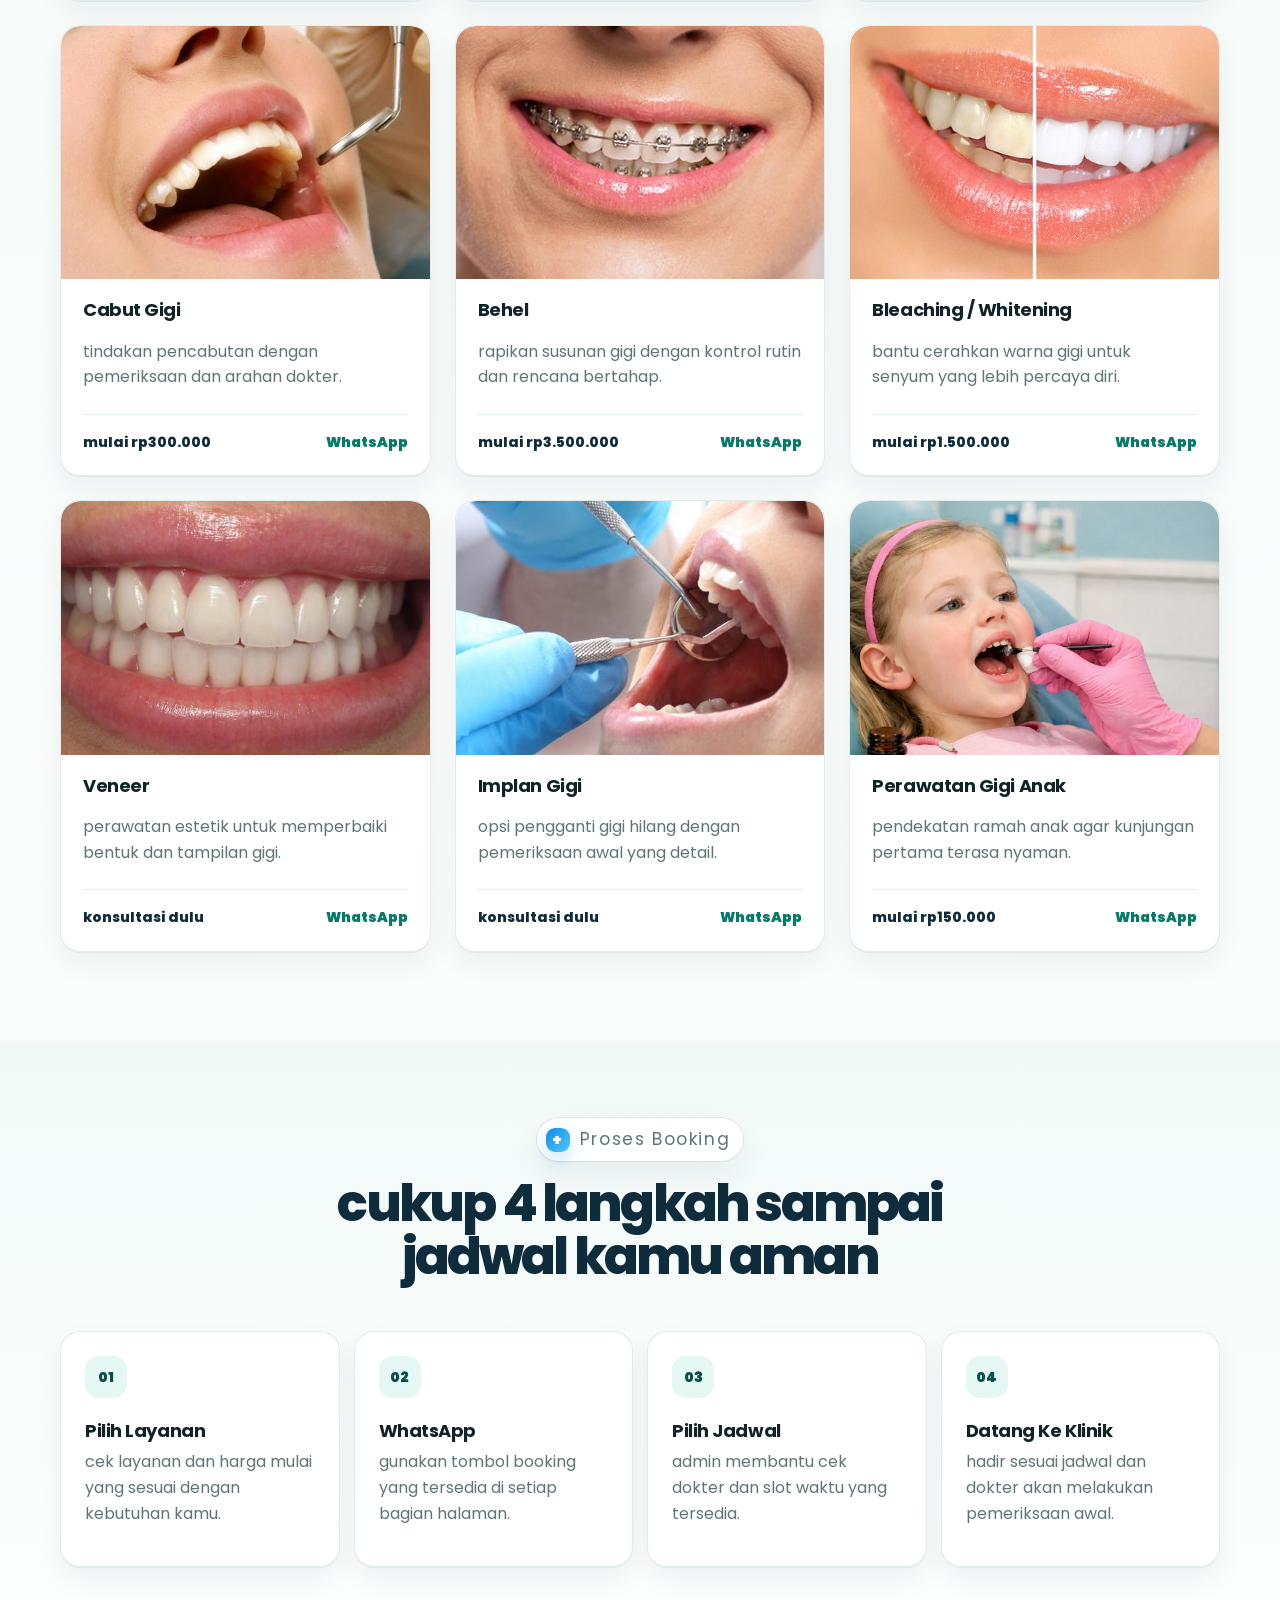
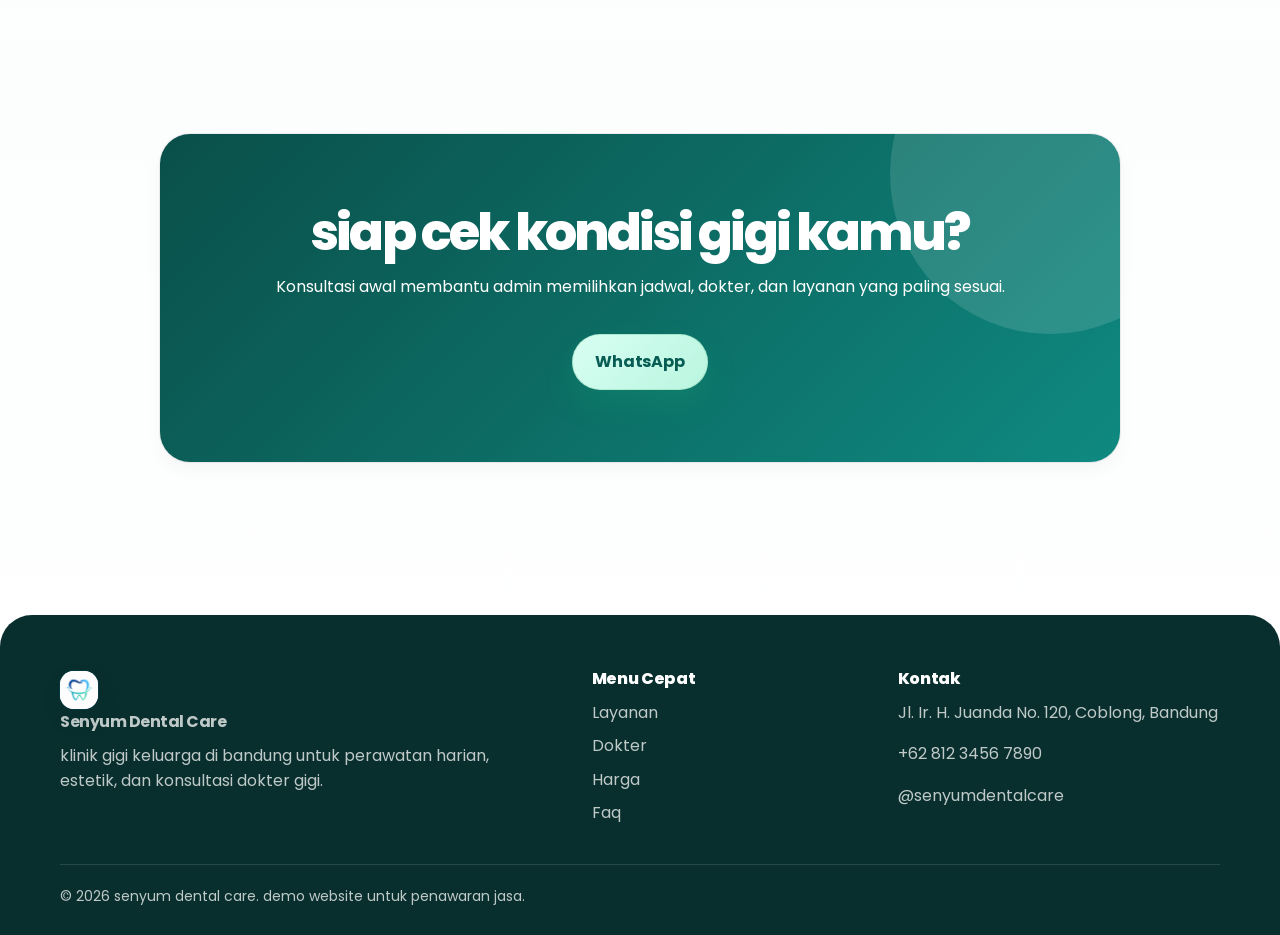
<file: layanan/index.html>
<!doctype html>
<html lang="id">
<head>
  <meta charset="utf-8">
  <meta name="viewport" content="width=device-width, initial-scale=1">
  <title>Layanan Klinik Gigi | Senyum Dental Care Bandung</title>
  <meta name="description" content="daftar layanan senyum dental care bandung: konsultasi, scaling, tambal, cabut, behel, bleaching, veneer, implan, dan gigi anak.">
  <meta name="theme-color" content="#0f766e">
  <link rel="icon" type="image/png" href="/assets/favicon-dental-round.png">
  <link rel="apple-touch-icon" href="/assets/favicon-dental-round.png">
  <meta property="og:type" content="website">
  <meta property="og:title" content="layanan klinik gigi | senyum dental care bandung">
  <meta property="og:description" content="daftar layanan senyum dental care bandung: konsultasi, scaling, tambal, cabut, behel, bleaching, veneer, implan, dan gigi anak.">
  <meta property="og:image" content="/assets/hero-dental-web.jpg">
  <link rel="preconnect" href="https://fonts.googleapis.com">
  <link rel="preconnect" href="https://fonts.gstatic.com" crossorigin>
  <link href="https://fonts.googleapis.com/css2?family=Poppins:wght@400;500;600;700;800&display=swap" rel="stylesheet">
  <link rel="stylesheet" href="/style.css?v=20260613-aesthetic">
</head>
<body>
  <a class="skip-link" href="#main">lewati ke konten utama</a>

  <header class="site-header" id="top">
    <nav class="nav container" aria-label="navigasi utama">
      <a class="brand" href="/" aria-label="senyum dental care beranda">
        <span class="brand-mark" aria-hidden="true"><img src="/assets/logo-dental-web.png" alt="" decoding="async"></span>
        <span>Senyum Dental Care</span>
      </a>

      <button class="nav-toggle" type="button" aria-label="buka menu" aria-expanded="false" aria-controls="nav-menu">
        <span></span>
        <span></span>
        <span></span>
      </button>

      <div class="nav-menu" id="nav-menu">
        <a href="/">beranda</a>
        <a href="/layanan/" aria-current="page">layanan</a>
        <a href="/dokter/">dokter</a>
        <a href="/harga/">harga</a>
        <a href="/testimoni/">testimoni</a>
        <a href="/lokasi/">lokasi</a>
        <a href="/faq/">faq</a>
      </div>

      <a class="btn btn-small btn-primary nav-cta js-whatsapp" href="#" aria-label="WhatsApp">WhatsApp</a>
    </nav>
  </header>

  <main id="main">
    <section class="page-hero section-pad-sm" aria-labelledby="page-title">
      <div class="container page-hero-grid">
        <div class="section-head left reveal">
          <p class="eyebrow">layanan klinik</p>
          <h1 id="page-title">pilih layanan gigi yang paling sesuai dengan kebutuhan kamu</h1>
          <p>halaman ini membantu calon pasien melihat pilihan perawatan dan harga mulai sebelum chat admin.</p>
          <div class="hero-actions">
            <a class="btn btn-primary js-whatsapp" href="#">WhatsApp</a>
            <a class="btn btn-ghost" href="/harga/">lihat harga mulai</a>
          </div>
        </div>
        <div class="page-hero-card reveal">
          <span>Senyum Dental Care</span>
          <strong>informasi jelas sebelum datang ke klinik</strong>
          <p>lihat detail layanan, dokter, harga mulai, testimoni, lokasi, dan faq dari halaman terpisah.</p>
        </div>
      </div>
    </section>
    <section class="services section-pad" id="layanan" aria-labelledby="services-title">
      <div class="container">
        <div class="section-head reveal">
          <p class="eyebrow">layanan klinik</p>
          <h2 id="services-title">perawatan gigi lengkap untuk kebutuhan harian sampai estetik</h2>
          <p>setiap layanan bisa ditanyakan dulu lewat whatsapp agar admin membantu arahkan ke jadwal dan dokter yang sesuai.</p>
        </div>

        <div class="service-grid">
          <article class="service-card reveal">
            <img class="service-photo" src="/LAYANAN/KONSULTASI%20DOKTER.jpeg" alt="konsultasi dokter gigi">
            <h3>konsultasi dokter gigi</h3>
            <p>cek kondisi gigi dan diskusi rencana perawatan yang paling aman.</p>
            <div class="card-bottom"><span>mulai rp50.000</span><a class="js-whatsapp" href="#">WhatsApp</a></div>
          </article>
          <article class="service-card reveal">
            <img class="service-photo" src="/LAYANAN/SCALING%20KARANG%20GIGI.jpeg" alt="scaling karang gigi">
            <h3>scaling karang gigi</h3>
            <p>pembersihan plak dan karang gigi agar mulut terasa lebih segar.</p>
            <div class="card-bottom"><span>mulai rp250.000</span><a class="js-whatsapp" href="#">WhatsApp</a></div>
          </article>
          <article class="service-card reveal">
            <img class="service-photo" src="/LAYANAN/TAMBAL%20GIGI.jpeg" alt="tambal gigi">
            <h3>tambal gigi</h3>
            <p>perawatan gigi berlubang dengan bahan tambal yang rapi.</p>
            <div class="card-bottom"><span>mulai rp200.000</span><a class="js-whatsapp" href="#">WhatsApp</a></div>
          </article>
          <article class="service-card reveal">
            <img class="service-photo" src="/LAYANAN/CABUT%20GIGI.jpeg" alt="cabut gigi">
            <h3>cabut gigi</h3>
            <p>tindakan pencabutan dengan pemeriksaan dan arahan dokter.</p>
            <div class="card-bottom"><span>mulai rp300.000</span><a class="js-whatsapp" href="#">WhatsApp</a></div>
          </article>
          <article class="service-card reveal">
            <img class="service-photo" src="/LAYANAN/BEHEL%20GIGI.jpeg" alt="behel">
            <h3>behel</h3>
            <p>rapikan susunan gigi dengan kontrol rutin dan rencana bertahap.</p>
            <div class="card-bottom"><span>mulai rp3.500.000</span><a class="js-whatsapp" href="#">WhatsApp</a></div>
          </article>
          <article class="service-card reveal">
            <img class="service-photo" src="/LAYANAN/BLEACHING%20WHITENING.jpeg" alt="bleaching / whitening">
            <h3>bleaching / whitening</h3>
            <p>bantu cerahkan warna gigi untuk senyum yang lebih percaya diri.</p>
            <div class="card-bottom"><span>mulai rp1.500.000</span><a class="js-whatsapp" href="#">WhatsApp</a></div>
          </article>
          <article class="service-card reveal">
            <img class="service-photo" src="/LAYANAN/VENEER.jpeg" alt="veneer">
            <h3>veneer</h3>
            <p>perawatan estetik untuk memperbaiki bentuk dan tampilan gigi.</p>
            <div class="card-bottom"><span>konsultasi dulu</span><a class="js-whatsapp" href="#">WhatsApp</a></div>
          </article>
          <article class="service-card reveal">
            <img class="service-photo" src="/LAYANAN/IMPLAN%20GIGI.jpeg" alt="implan gigi">
            <h3>implan gigi</h3>
            <p>opsi pengganti gigi hilang dengan pemeriksaan awal yang detail.</p>
            <div class="card-bottom"><span>konsultasi dulu</span><a class="js-whatsapp" href="#">WhatsApp</a></div>
          </article>
          <article class="service-card reveal">
            <img class="service-photo" src="/LAYANAN/PERAWATAN%20GIGI%20ANAK.jpeg" alt="perawatan gigi anak">
            <h3>perawatan gigi anak</h3>
            <p>pendekatan ramah anak agar kunjungan pertama terasa nyaman.</p>
            <div class="card-bottom"><span>mulai rp150.000</span><a class="js-whatsapp" href="#">WhatsApp</a></div>
          </article>
        </div>
      </div>
    </section>
    <section class="steps section-pad-sm" aria-labelledby="steps-title">
      <div class="container">
        <div class="section-head reveal">
          <p class="eyebrow">proses booking</p>
          <h2 id="steps-title">cukup 4 langkah sampai jadwal kamu aman</h2>
        </div>
        <div class="step-grid">
          <article class="step-card reveal"><span>01</span><h3>pilih layanan</h3><p>cek layanan dan harga mulai yang sesuai dengan kebutuhan kamu.</p></article>
          <article class="step-card reveal"><span>02</span><h3>WhatsApp</h3><p>gunakan tombol booking yang tersedia di setiap bagian halaman.</p></article>
          <article class="step-card reveal"><span>03</span><h3>pilih jadwal</h3><p>admin membantu cek dokter dan slot waktu yang tersedia.</p></article>
          <article class="step-card reveal"><span>04</span><h3>datang ke klinik</h3><p>hadir sesuai jadwal dan dokter akan melakukan pemeriksaan awal.</p></article>
        </div>
      </div>
    </section>
    <section class="final-cta section-pad" aria-labelledby="final-title">
      <div class="container final-card reveal">
        <p class="eyebrow">Konsultasi Awal</p>
        <h2 id="final-title">siap cek kondisi gigi kamu?</h2>
        <p>Konsultasi awal membantu admin memilihkan jadwal, dokter, dan layanan yang paling sesuai.</p>
        <a class="btn btn-primary js-whatsapp" href="#">WhatsApp</a>
      </div>
    </section>
  </main>

  <footer class="site-footer">
    <div class="container footer-grid">
      <div>
        <a class="brand footer-brand" href="/"><span class="brand-mark" aria-hidden="true"><img src="/assets/logo-dental-web.png" alt="" decoding="async"></span><span>Senyum Dental Care</span></a>
        <p>klinik gigi keluarga di bandung untuk perawatan harian, estetik, dan konsultasi dokter gigi.</p>
      </div>
      <div>
        <h2>menu cepat</h2>
        <a href="/layanan/">layanan</a>
        <a href="/dokter/">dokter</a>
        <a href="/harga/">harga</a>
        <a href="/faq/">faq</a>
      </div>
      <div>
        <h2>kontak</h2>
        <p>Jl. Ir. H. Juanda No. 120, Coblong, Bandung</p>
        <p>+62 812 3456 7890</p>
        <p>@senyumdentalcare</p>
      </div>
    </div>
    <div class="container footer-bottom">
      <p>© 2026 senyum dental care. demo website untuk penawaran jasa.</p>
    </div>
  </footer>

  <a class="sticky-whatsapp js-whatsapp" href="#" aria-label="WhatsApp">
    <span class="wa-icon" aria-hidden="true"><svg viewBox="0 0 32 32" focusable="false"><path d="M16 4a11.6 11.6 0 0 0-9.9 17.7L4.8 28l6.5-1.7A11.7 11.7 0 1 0 16 4Zm0 2.3a9.4 9.4 0 0 1 8 14.3 9.4 9.4 0 0 1-11.7 3.5l-.4-.2-3.8 1 1-3.7-.3-.4A9.4 9.4 0 0 1 16 6.3Zm-4.1 4.8c-.2 0-.5.1-.7.4-.3.3-1 1-1 2.3s1 2.7 1.1 2.9c.1.2 2 3.2 4.9 4.3 2.4 1 2.9.8 3.4.7.5-.1 1.7-.7 1.9-1.4.2-.7.2-1.3.2-1.4-.1-.1-.2-.2-.5-.4l-1.8-.9c-.3-.1-.5-.2-.7.2l-.9 1.1c-.2.2-.3.3-.6.1-.3-.1-1.2-.4-2.3-1.4-.9-.8-1.4-1.7-1.6-2-.2-.3 0-.5.1-.6l.4-.5c.1-.2.2-.3.3-.5.1-.2 0-.4 0-.5l-.8-1.9c-.2-.4-.4-.5-.7-.5h-.6Z" fill="currentColor"/></svg></span>
    <strong>WhatsApp</strong>
  </a>

  <script src="/script.js?v=20260613-aesthetic"></script>
</body>
</html>
</file>
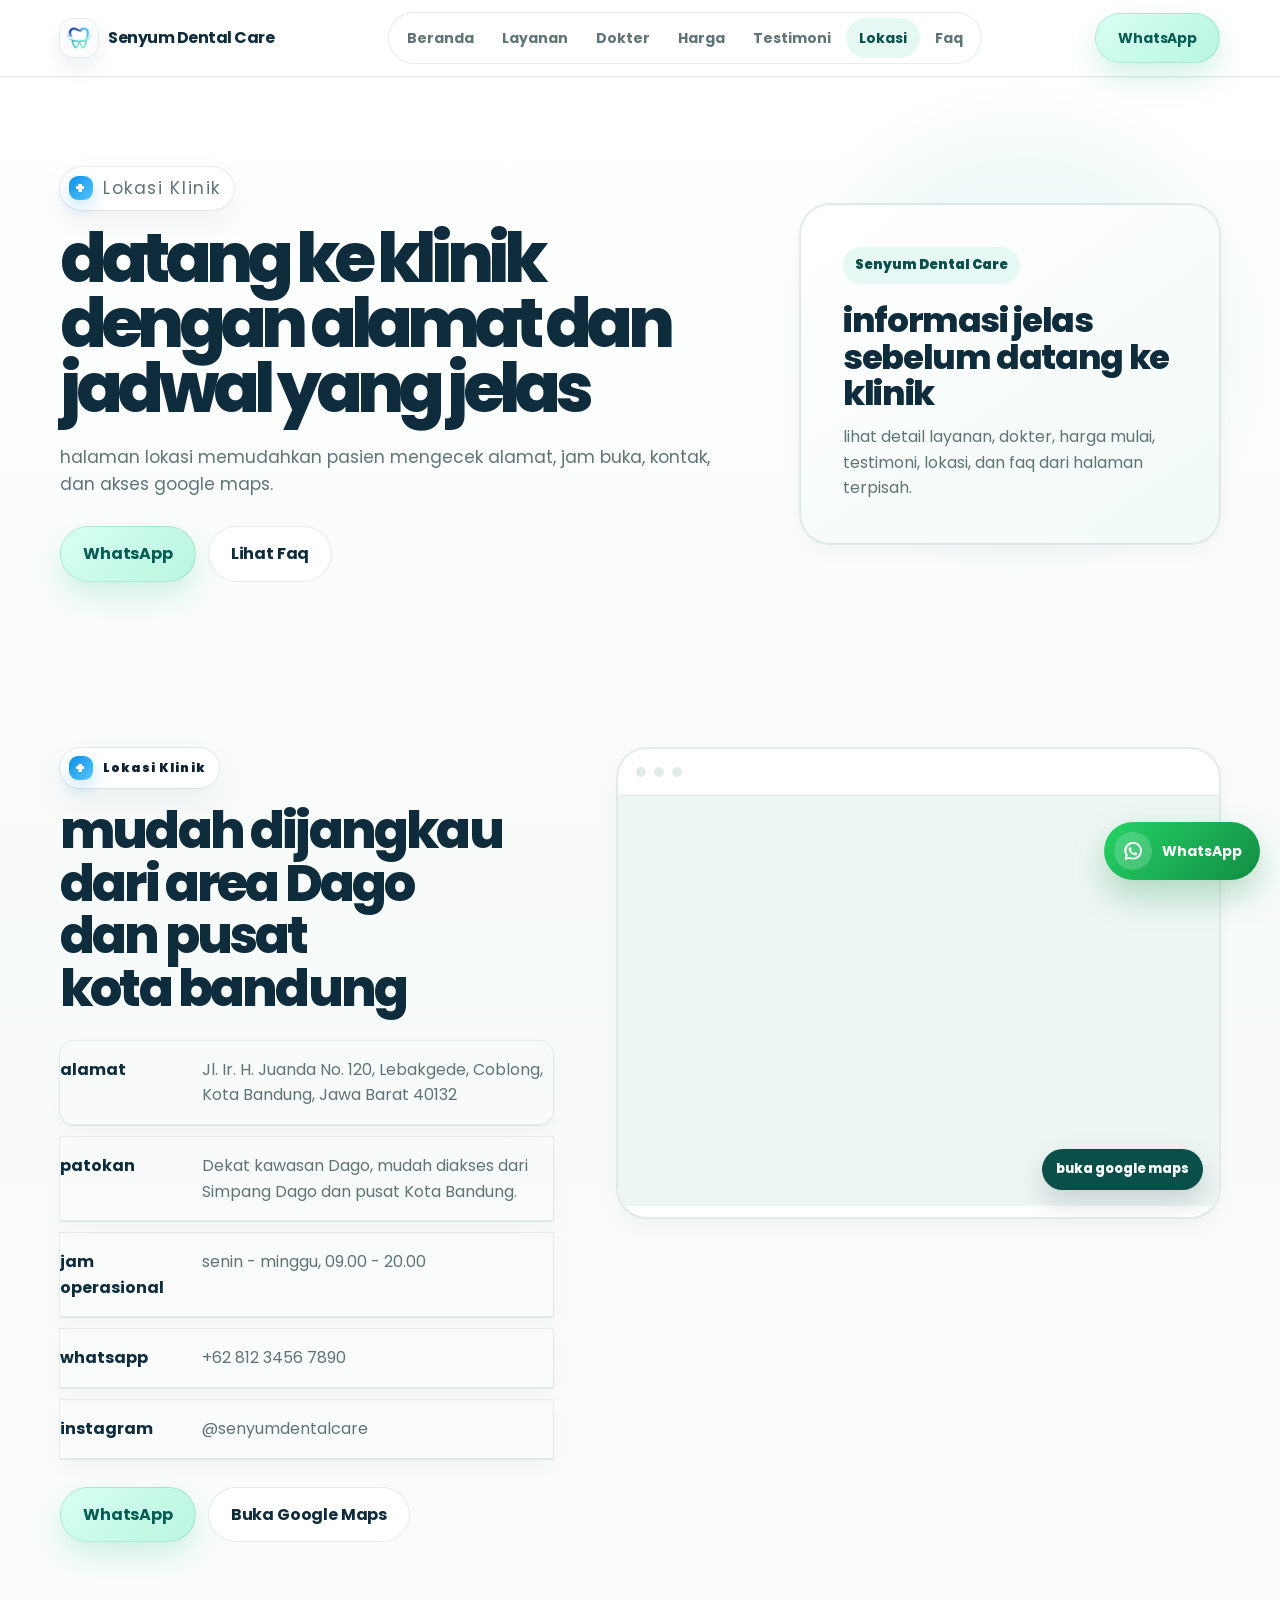
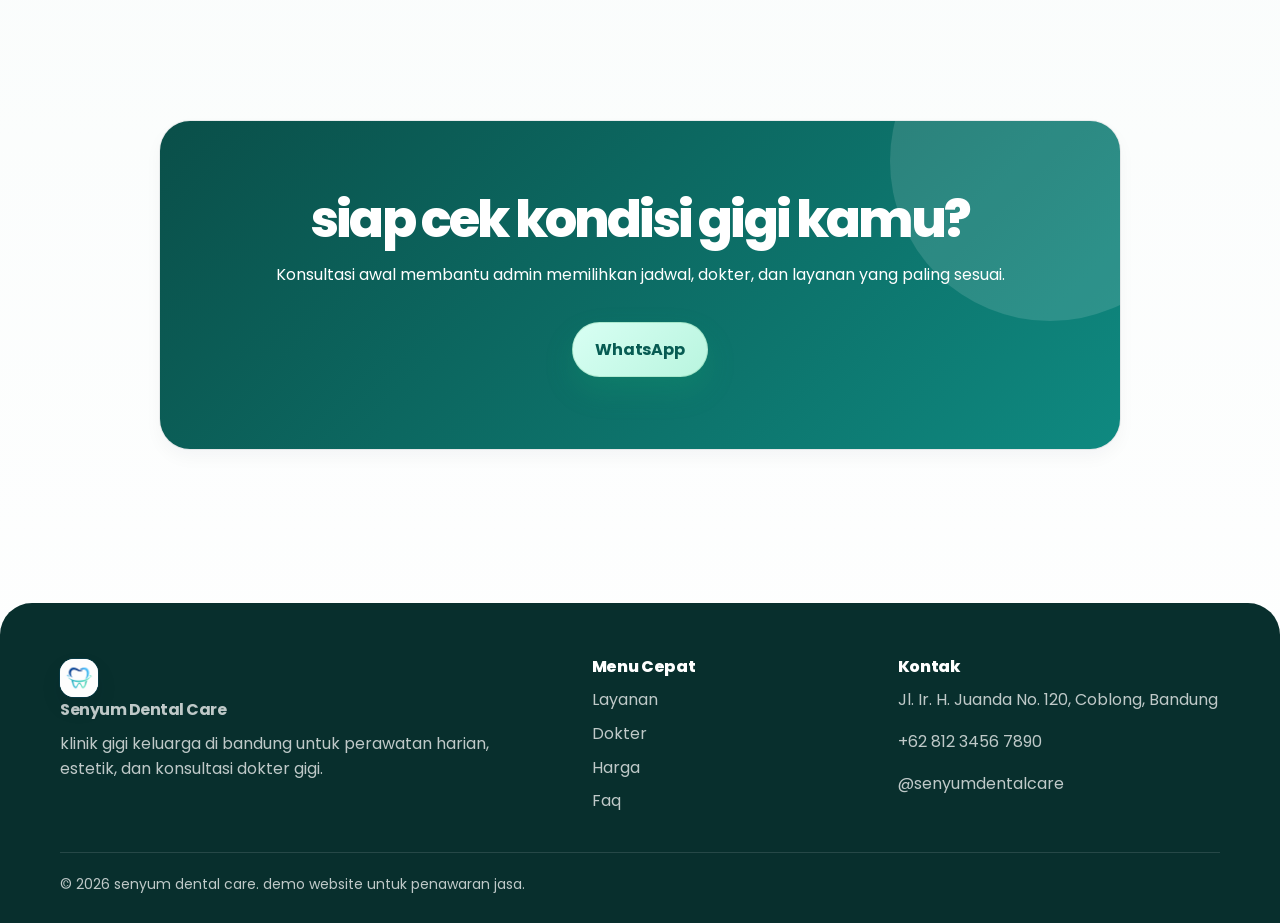
<file: lokasi/index.html>
<!doctype html>
<html lang="id">
<head>
  <meta charset="utf-8">
  <meta name="viewport" content="width=device-width, initial-scale=1">
  <title>Lokasi Klinik Gigi | Senyum Dental Care Bandung</title>
  <meta name="description" content="alamat, jam operasional, whatsapp, instagram, dan peta lokasi senyum dental care bandung.">
  <meta name="theme-color" content="#0f766e">
  <link rel="icon" type="image/png" href="/assets/favicon-dental-round.png">
  <link rel="apple-touch-icon" href="/assets/favicon-dental-round.png">
  <meta property="og:type" content="website">
  <meta property="og:title" content="lokasi klinik gigi | senyum dental care bandung">
  <meta property="og:description" content="alamat, jam operasional, whatsapp, instagram, dan peta lokasi senyum dental care bandung.">
  <meta property="og:image" content="/assets/hero-dental-web.jpg">
  <link rel="preconnect" href="https://fonts.googleapis.com">
  <link rel="preconnect" href="https://fonts.gstatic.com" crossorigin>
  <link href="https://fonts.googleapis.com/css2?family=Poppins:wght@400;500;600;700;800&display=swap" rel="stylesheet">
  <link rel="stylesheet" href="/style.css?v=20260613-aesthetic">
</head>
<body>
  <a class="skip-link" href="#main">lewati ke konten utama</a>

  <header class="site-header" id="top">
    <nav class="nav container" aria-label="navigasi utama">
      <a class="brand" href="/" aria-label="senyum dental care beranda">
        <span class="brand-mark" aria-hidden="true"><img src="/assets/logo-dental-web.png" alt="" decoding="async"></span>
        <span>Senyum Dental Care</span>
      </a>

      <button class="nav-toggle" type="button" aria-label="buka menu" aria-expanded="false" aria-controls="nav-menu">
        <span></span>
        <span></span>
        <span></span>
      </button>

      <div class="nav-menu" id="nav-menu">
        <a href="/">beranda</a>
        <a href="/layanan/">layanan</a>
        <a href="/dokter/">dokter</a>
        <a href="/harga/">harga</a>
        <a href="/testimoni/">testimoni</a>
        <a href="/lokasi/" aria-current="page">lokasi</a>
        <a href="/faq/">faq</a>
      </div>

      <a class="btn btn-small btn-primary nav-cta js-whatsapp" href="#" aria-label="WhatsApp">WhatsApp</a>
    </nav>
  </header>

  <main id="main">
    <section class="page-hero section-pad-sm" aria-labelledby="page-title">
      <div class="container page-hero-grid">
        <div class="section-head left reveal">
          <p class="eyebrow">lokasi klinik</p>
          <h1 id="page-title">datang ke klinik dengan alamat dan jadwal yang jelas</h1>
          <p>halaman lokasi memudahkan pasien mengecek alamat, jam buka, kontak, dan akses google maps.</p>
          <div class="hero-actions">
            <a class="btn btn-primary js-whatsapp" href="#">WhatsApp</a>
            <a class="btn btn-ghost" href="/faq/">lihat faq</a>
          </div>
        </div>
        <div class="page-hero-card reveal">
          <span>Senyum Dental Care</span>
          <strong>informasi jelas sebelum datang ke klinik</strong>
          <p>lihat detail layanan, dokter, harga mulai, testimoni, lokasi, dan faq dari halaman terpisah.</p>
        </div>
      </div>
    </section>
    <section class="location section-pad" id="lokasi" aria-labelledby="location-title">
      <div class="container location-grid">
        <div class="location-info reveal">
          <p class="eyebrow">lokasi klinik</p>
          <h2 id="location-title">mudah dijangkau dari area Dago dan pusat kota bandung</h2>
          <div class="contact-list">
            <a class="contact-map-link" href="https://maps.app.goo.gl/ws2WLcR6AZp1R2ov5" target="_blank" rel="noopener noreferrer"><strong>alamat</strong><span>Jl. Ir. H. Juanda No. 120, Lebakgede, Coblong, Kota Bandung, Jawa Barat 40132</span></a>
            <p><strong>patokan</strong><span>Dekat kawasan Dago, mudah diakses dari Simpang Dago dan pusat Kota Bandung.</span></p>
            <p><strong>jam operasional</strong><span>senin - minggu, 09.00 - 20.00</span></p>
            <p><strong>whatsapp</strong><span>+62 812 3456 7890</span></p>
            <p><strong>instagram</strong><span>@senyumdentalcare</span></p>
          </div>
          <div class="hero-actions">
            <a class="btn btn-primary js-whatsapp" href="#">WhatsApp</a>
            <a class="btn btn-ghost" href="https://maps.app.goo.gl/ws2WLcR6AZp1R2ov5" target="_blank" rel="noopener noreferrer">buka google maps</a>
          </div>
        </div>
        <div class="map-card reveal" aria-label="peta google maps lokasi senyum dental care">
          <div class="map-topbar"><span></span><span></span><span></span></div>
          <div class="map-canvas">
            <iframe title="Google Maps lokasi Senyum Dental Care" src="https://www.google.com/maps?q=Jl.%20Ir.%20H.%20Juanda%20No.%20120%2C%20Lebakgede%2C%20Coblong%2C%20Kota%20Bandung%2C%20Jawa%20Barat%2040132&output=embed" loading="lazy" referrerpolicy="no-referrer-when-downgrade"></iframe>
            <a class="map-open-link" href="https://maps.app.goo.gl/ws2WLcR6AZp1R2ov5" target="_blank" rel="noopener noreferrer">buka google maps</a>
          </div>
        </div>
      </div>
    </section>
    <section class="final-cta section-pad" aria-labelledby="final-title">
      <div class="container final-card reveal">
        <p class="eyebrow">Konsultasi Awal</p>
        <h2 id="final-title">siap cek kondisi gigi kamu?</h2>
        <p>Konsultasi awal membantu admin memilihkan jadwal, dokter, dan layanan yang paling sesuai.</p>
        <a class="btn btn-primary js-whatsapp" href="#">WhatsApp</a>
      </div>
    </section>
  </main>

  <footer class="site-footer">
    <div class="container footer-grid">
      <div>
        <a class="brand footer-brand" href="/"><span class="brand-mark" aria-hidden="true"><img src="/assets/logo-dental-web.png" alt="" decoding="async"></span><span>Senyum Dental Care</span></a>
        <p>klinik gigi keluarga di bandung untuk perawatan harian, estetik, dan konsultasi dokter gigi.</p>
      </div>
      <div>
        <h2>menu cepat</h2>
        <a href="/layanan/">layanan</a>
        <a href="/dokter/">dokter</a>
        <a href="/harga/">harga</a>
        <a href="/faq/">faq</a>
      </div>
      <div>
        <h2>kontak</h2>
        <p>Jl. Ir. H. Juanda No. 120, Coblong, Bandung</p>
        <p>+62 812 3456 7890</p>
        <p>@senyumdentalcare</p>
      </div>
    </div>
    <div class="container footer-bottom">
      <p>© 2026 senyum dental care. demo website untuk penawaran jasa.</p>
    </div>
  </footer>

  <a class="sticky-whatsapp js-whatsapp" href="#" aria-label="WhatsApp">
    <span class="wa-icon" aria-hidden="true"><svg viewBox="0 0 32 32" focusable="false"><path d="M16 4a11.6 11.6 0 0 0-9.9 17.7L4.8 28l6.5-1.7A11.7 11.7 0 1 0 16 4Zm0 2.3a9.4 9.4 0 0 1 8 14.3 9.4 9.4 0 0 1-11.7 3.5l-.4-.2-3.8 1 1-3.7-.3-.4A9.4 9.4 0 0 1 16 6.3Zm-4.1 4.8c-.2 0-.5.1-.7.4-.3.3-1 1-1 2.3s1 2.7 1.1 2.9c.1.2 2 3.2 4.9 4.3 2.4 1 2.9.8 3.4.7.5-.1 1.7-.7 1.9-1.4.2-.7.2-1.3.2-1.4-.1-.1-.2-.2-.5-.4l-1.8-.9c-.3-.1-.5-.2-.7.2l-.9 1.1c-.2.2-.3.3-.6.1-.3-.1-1.2-.4-2.3-1.4-.9-.8-1.4-1.7-1.6-2-.2-.3 0-.5.1-.6l.4-.5c.1-.2.2-.3.3-.5.1-.2 0-.4 0-.5l-.8-1.9c-.2-.4-.4-.5-.7-.5h-.6Z" fill="currentColor"/></svg></span>
    <strong>WhatsApp</strong>
  </a>

  <script src="/script.js?v=20260613-aesthetic"></script>
</body>
</html>
</file>
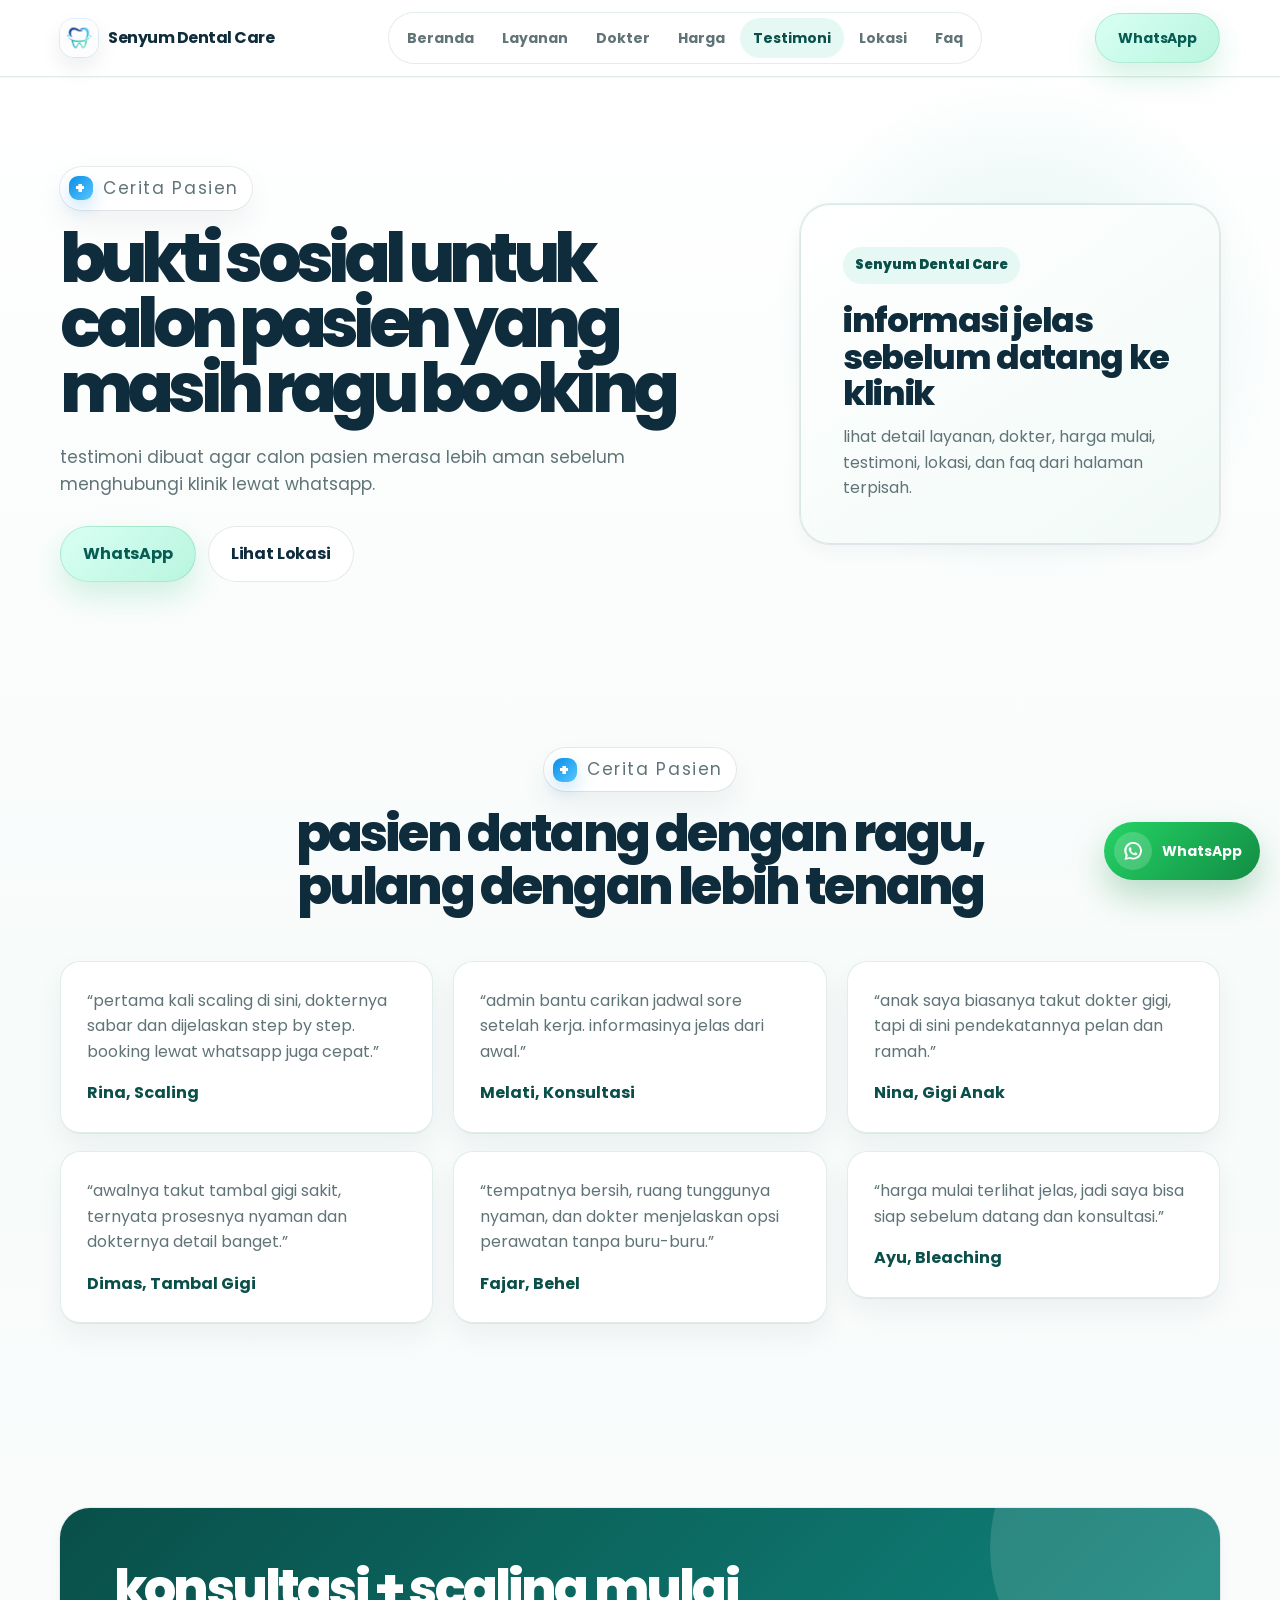
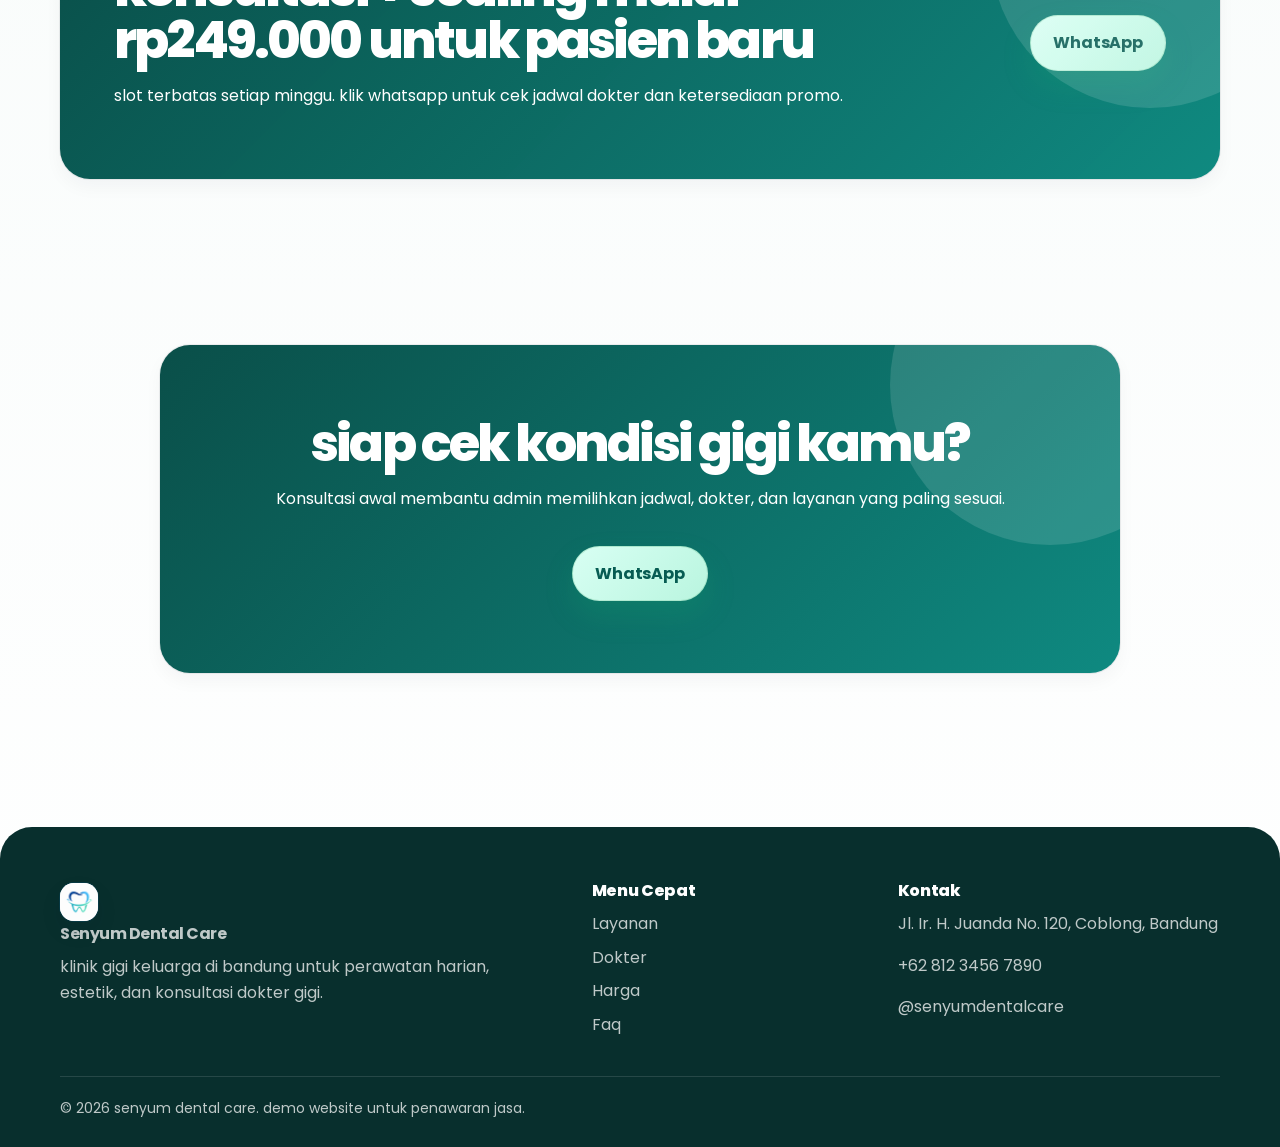
<file: testimoni/index.html>
<!doctype html>
<html lang="id">
<head>
  <meta charset="utf-8">
  <meta name="viewport" content="width=device-width, initial-scale=1">
  <title>Testimoni Pasien | Senyum Dental Care Bandung</title>
  <meta name="description" content="cerita pasien senyum dental care setelah scaling, tambal gigi, behel, konsultasi, dan perawatan anak.">
  <meta name="theme-color" content="#0f766e">
  <link rel="icon" type="image/png" href="/assets/favicon-dental-round.png">
  <link rel="apple-touch-icon" href="/assets/favicon-dental-round.png">
  <meta property="og:type" content="website">
  <meta property="og:title" content="testimoni pasien | senyum dental care bandung">
  <meta property="og:description" content="cerita pasien senyum dental care setelah scaling, tambal gigi, behel, konsultasi, dan perawatan anak.">
  <meta property="og:image" content="/assets/hero-dental-web.jpg">
  <link rel="preconnect" href="https://fonts.googleapis.com">
  <link rel="preconnect" href="https://fonts.gstatic.com" crossorigin>
  <link href="https://fonts.googleapis.com/css2?family=Poppins:wght@400;500;600;700;800&display=swap" rel="stylesheet">
  <link rel="stylesheet" href="/style.css?v=20260613-aesthetic">
</head>
<body>
  <a class="skip-link" href="#main">lewati ke konten utama</a>

  <header class="site-header" id="top">
    <nav class="nav container" aria-label="navigasi utama">
      <a class="brand" href="/" aria-label="senyum dental care beranda">
        <span class="brand-mark" aria-hidden="true"><img src="/assets/logo-dental-web.png" alt="" decoding="async"></span>
        <span>Senyum Dental Care</span>
      </a>

      <button class="nav-toggle" type="button" aria-label="buka menu" aria-expanded="false" aria-controls="nav-menu">
        <span></span>
        <span></span>
        <span></span>
      </button>

      <div class="nav-menu" id="nav-menu">
        <a href="/">beranda</a>
        <a href="/layanan/">layanan</a>
        <a href="/dokter/">dokter</a>
        <a href="/harga/">harga</a>
        <a href="/testimoni/" aria-current="page">testimoni</a>
        <a href="/lokasi/">lokasi</a>
        <a href="/faq/">faq</a>
      </div>

      <a class="btn btn-small btn-primary nav-cta js-whatsapp" href="#" aria-label="WhatsApp">WhatsApp</a>
    </nav>
  </header>

  <main id="main">
    <section class="page-hero section-pad-sm" aria-labelledby="page-title">
      <div class="container page-hero-grid">
        <div class="section-head left reveal">
          <p class="eyebrow">cerita pasien</p>
          <h1 id="page-title">bukti sosial untuk calon pasien yang masih ragu booking</h1>
          <p>testimoni dibuat agar calon pasien merasa lebih aman sebelum menghubungi klinik lewat whatsapp.</p>
          <div class="hero-actions">
            <a class="btn btn-primary js-whatsapp" href="#">WhatsApp</a>
            <a class="btn btn-ghost" href="/lokasi/">lihat lokasi</a>
          </div>
        </div>
        <div class="page-hero-card reveal">
          <span>Senyum Dental Care</span>
          <strong>informasi jelas sebelum datang ke klinik</strong>
          <p>lihat detail layanan, dokter, harga mulai, testimoni, lokasi, dan faq dari halaman terpisah.</p>
        </div>
      </div>
    </section>
    <section class="testimonials section-pad" id="testimoni" aria-labelledby="testimonials-title">
      <div class="container">
        <div class="section-head reveal">
          <p class="eyebrow">cerita pasien</p>
          <h2 id="testimonials-title">pasien datang dengan ragu, pulang dengan lebih tenang</h2>
        </div>
        <div class="testimonial-grid">
          <article class="testimonial-card reveal"><p>“pertama kali scaling di sini, dokternya sabar dan dijelaskan step by step. booking lewat whatsapp juga cepat.”</p><strong>rina, scaling</strong></article>
          <article class="testimonial-card reveal"><p>“awalnya takut tambal gigi sakit, ternyata prosesnya nyaman dan dokternya detail banget.”</p><strong>dimas, tambal gigi</strong></article>
          <article class="testimonial-card reveal"><p>“admin bantu carikan jadwal sore setelah kerja. informasinya jelas dari awal.”</p><strong>melati, konsultasi</strong></article>
          <article class="testimonial-card reveal"><p>“tempatnya bersih, ruang tunggunya nyaman, dan dokter menjelaskan opsi perawatan tanpa buru-buru.”</p><strong>fajar, behel</strong></article>
          <article class="testimonial-card reveal"><p>“anak saya biasanya takut dokter gigi, tapi di sini pendekatannya pelan dan ramah.”</p><strong>nina, gigi anak</strong></article>
          <article class="testimonial-card reveal"><p>“harga mulai terlihat jelas, jadi saya bisa siap sebelum datang dan konsultasi.”</p><strong>ayu, bleaching</strong></article>
        </div>
      </div>
    </section>
    <section class="promo section-pad-sm" aria-labelledby="promo-title">
      <div class="container promo-card reveal">
        <div>
          <h2 id="promo-title">konsultasi + scaling mulai rp249.000 untuk pasien baru</h2>
          <p>slot terbatas setiap minggu. klik whatsapp untuk cek jadwal dokter dan ketersediaan promo.</p>
        </div>
        <a class="btn btn-primary js-whatsapp" href="#">WhatsApp</a>
      </div>
    </section>
    <section class="final-cta section-pad" aria-labelledby="final-title">
      <div class="container final-card reveal">
        <p class="eyebrow">Konsultasi Awal</p>
        <h2 id="final-title">siap cek kondisi gigi kamu?</h2>
        <p>Konsultasi awal membantu admin memilihkan jadwal, dokter, dan layanan yang paling sesuai.</p>
        <a class="btn btn-primary js-whatsapp" href="#">WhatsApp</a>
      </div>
    </section>
  </main>

  <footer class="site-footer">
    <div class="container footer-grid">
      <div>
        <a class="brand footer-brand" href="/"><span class="brand-mark" aria-hidden="true"><img src="/assets/logo-dental-web.png" alt="" decoding="async"></span><span>Senyum Dental Care</span></a>
        <p>klinik gigi keluarga di bandung untuk perawatan harian, estetik, dan konsultasi dokter gigi.</p>
      </div>
      <div>
        <h2>menu cepat</h2>
        <a href="/layanan/">layanan</a>
        <a href="/dokter/">dokter</a>
        <a href="/harga/">harga</a>
        <a href="/faq/">faq</a>
      </div>
      <div>
        <h2>kontak</h2>
        <p>Jl. Ir. H. Juanda No. 120, Coblong, Bandung</p>
        <p>+62 812 3456 7890</p>
        <p>@senyumdentalcare</p>
      </div>
    </div>
    <div class="container footer-bottom">
      <p>© 2026 senyum dental care. demo website untuk penawaran jasa.</p>
    </div>
  </footer>

  <a class="sticky-whatsapp js-whatsapp" href="#" aria-label="WhatsApp">
    <span class="wa-icon" aria-hidden="true"><svg viewBox="0 0 32 32" focusable="false"><path d="M16 4a11.6 11.6 0 0 0-9.9 17.7L4.8 28l6.5-1.7A11.7 11.7 0 1 0 16 4Zm0 2.3a9.4 9.4 0 0 1 8 14.3 9.4 9.4 0 0 1-11.7 3.5l-.4-.2-3.8 1 1-3.7-.3-.4A9.4 9.4 0 0 1 16 6.3Zm-4.1 4.8c-.2 0-.5.1-.7.4-.3.3-1 1-1 2.3s1 2.7 1.1 2.9c.1.2 2 3.2 4.9 4.3 2.4 1 2.9.8 3.4.7.5-.1 1.7-.7 1.9-1.4.2-.7.2-1.3.2-1.4-.1-.1-.2-.2-.5-.4l-1.8-.9c-.3-.1-.5-.2-.7.2l-.9 1.1c-.2.2-.3.3-.6.1-.3-.1-1.2-.4-2.3-1.4-.9-.8-1.4-1.7-1.6-2-.2-.3 0-.5.1-.6l.4-.5c.1-.2.2-.3.3-.5.1-.2 0-.4 0-.5l-.8-1.9c-.2-.4-.4-.5-.7-.5h-.6Z" fill="currentColor"/></svg></span>
    <strong>WhatsApp</strong>
  </a>

  <script src="/script.js?v=20260613-aesthetic"></script>
</body>
</html>
</file>
<file: style.css>
:root {
  --font: "geist", "manrope", ui-sans-serif, system-ui, -apple-system, blinkmacsystemfont, "segoe ui", sans-serif;
  --bg: #f7fbfa;
  --surface: #ffffff;
  --surface-soft: #ecf8f5;
  --ink: #102a2b;
  --muted: #5f7476;
  --line: #d7e7e4;
  --primary: #0f766e;
  --primary-dark: #0a4f49;
  --primary-soft: #d9f7ef;
  --navy: #11324d;
  --accent: #25d366;
  --accent-dark: #128c43;
  --warning: #f2b84b;
  --radius-sm: 14px;
  --radius-md: 22px;
  --radius-lg: 34px;
  --shadow-sm: 0 12px 30px rgba(15, 118, 110, .08);
  --shadow-md: 0 22px 60px rgba(17, 50, 77, .14);
  --container: 1160px;
  --section: clamp(72px, 8vw, 128px);
  --section-sm: clamp(54px, 6vw, 88px);
}

* { box-sizing: border-box; }
html {
  scroll-behavior: smooth;
  scroll-padding-top: 92px;
  -webkit-tap-highlight-color: transparent;
}
body {
  margin: 0;
  font-family: var(--font);
  background:
    radial-gradient(circle at top left, rgba(217, 247, 239, .8), transparent 34rem),
    linear-gradient(180deg, #fbfffe 0%, var(--bg) 42%, #ffffff 100%);
  color: var(--ink);
  line-height: 1.6;
  text-rendering: optimizelegibility;
  -webkit-font-smoothing: antialiased;
  -moz-osx-font-smoothing: grayscale;
}
body.menu-open { overflow: hidden; }
img, svg { display: block; max-width: 100%; }
a { color: inherit; text-decoration: none; }
button, input { font: inherit; }
a,
button,
[role="button"] {
  -webkit-tap-highlight-color: transparent;
  touch-action: manipulation;
}
.container { width: min(100% - 32px, var(--container)); margin-inline: auto; }
.section-pad { padding-block: var(--section); }
.section-pad-sm { padding-block: var(--section-sm); }
.skip-link {
  position: fixed;
  left: 16px;
  top: -100px;
  z-index: 999;
  background: var(--ink);
  color: white;
  padding: 10px 14px;
  border-radius: 999px;
  transition: top .2s ease;
}
.skip-link:focus { top: 16px; }

.site-header {
  position: sticky;
  top: 0;
  z-index: 100;
  backdrop-filter: blur(18px);
  background: rgba(255, 255, 255, .78);
  border-bottom: 1px solid rgba(215, 231, 228, .8);
}
.nav {
  min-height: 78px;
  display: flex;
  align-items: center;
  justify-content: space-between;
  gap: 20px;
}
.brand {
  display: inline-flex;
  align-items: center;
  gap: 10px;
  font-weight: 800;
  letter-spacing: -.03em;
  color: var(--primary-dark);
  white-space: nowrap;
}
.brand-mark {
  width: 38px;
  height: 38px;
  display: grid;
  place-items: center;
  border-radius: 14px;
  color: white;
  background: linear-gradient(145deg, var(--primary), #58c5ba);
  box-shadow: 0 12px 24px rgba(15, 118, 110, .18);
}
.nav-menu {
  display: flex;
  align-items: center;
  justify-content: center;
  gap: 6px;
  padding: 6px;
  border: 1px solid var(--line);
  border-radius: 999px;
  background: rgba(255, 255, 255, .74);
}
.nav-menu a {
  padding: 10px 14px;
  border-radius: 999px;
  color: var(--muted);
  font-size: 14px;
  font-weight: 700;
  transition: color .2s ease, background .2s ease;
}
.nav-menu a:hover,
.nav-menu a:focus-visible,
.nav-menu a.is-active { color: var(--primary-dark); background: var(--primary-soft); }
.nav-menu a,
.btn,
.brand,
.service-card h3,
.problem-list h3,
.step-card h3,
.doctor-card h3,
.testimonial-card strong,
.faq-item button,
.site-footer h2,
.site-footer a,
.sticky-whatsapp {
  text-transform: capitalize;
}
.nav-toggle { display: none; }
.nav-toggle span {
  display: block;
  transform-origin: center;
}

.btn {
  min-height: 48px;
  display: inline-flex;
  align-items: center;
  justify-content: center;
  gap: 10px;
  padding: 14px 20px;
  border-radius: 999px;
  border: 1px solid transparent;
  font-weight: 800;
  letter-spacing: -.01em;
  cursor: pointer;
  transition: transform .2s ease, box-shadow .2s ease, background .2s ease, border-color .2s ease;
}
.btn:hover { transform: translatey(-2px); }
.btn:focus-visible,
.nav-toggle:focus-visible,
.faq-item button:focus-visible { outline: 3px solid rgba(37, 211, 102, .35); outline-offset: 3px; }
.btn-primary { color: white; background: linear-gradient(135deg, var(--accent), var(--accent-dark)); box-shadow: 0 16px 34px rgba(37, 211, 102, .25); }
.btn-primary:hover { box-shadow: 0 20px 44px rgba(37, 211, 102, .32); }
.btn-ghost { border-color: var(--line); background: rgba(255, 255, 255, .78); color: var(--primary-dark); }
.btn-small { min-height: 42px; padding: 10px 16px; font-size: 14px; }

.hero { position: relative; overflow: hidden; padding-top: clamp(56px, 7vw, 96px); }
.hero::before {
  content: "";
  position: absolute;
  inset: 8% auto auto 50%;
  width: 42rem;
  height: 42rem;
  transform: translatex(-10%);
  background: radial-gradient(circle, rgba(88, 197, 186, .24), transparent 68%);
  pointer-events: none;
}
.hero-grid {
  display: grid;
  grid-template-columns: minmax(0, 1.03fr) minmax(320px, .97fr);
  align-items: center;
  gap: clamp(36px, 6vw, 86px);
}
.eyebrow {
  margin: 0 0 16px;
  display: inline-flex;
  align-items: center;
  gap: 10px;
  width: fit-content;
  padding: 8px 13px 8px 9px;
  color: var(--primary-dark);
  font-size: 12px;
  font-weight: 850;
  text-transform: capitalize;
  letter-spacing: .095em;
  border: 1px solid rgba(34, 103, 112, .14);
  border-radius: 999px;
  background: linear-gradient(135deg, rgba(255, 255, 255, .86), rgba(226, 247, 248, .72));
  box-shadow: 0 16px 34px rgba(19, 58, 66, .08), inset 0 1px 0 rgba(255, 255, 255, .9);
  backdrop-filter: blur(10px);
}
.eyebrow::before {
  content: "✦";
  display: grid;
  place-items: center;
  width: 24px;
  height: 24px;
  flex: 0 0 24px;
  border-radius: 9px;
  color: #ffffff;
  font-size: 12px;
  line-height: 1;
  background: linear-gradient(135deg, #2b6f82, #55c5c6);
  box-shadow: 0 8px 18px rgba(43, 111, 130, .22);
}
h1, h2, h3, p { margin-top: 0; }
h1 {
  max-width: 860px;
  margin-bottom: 22px;
  font-size: clamp(42px, 7vw, 78px);
  line-height: .96;
  letter-spacing: -.075em;
  text-wrap: balance;
  color: var(--navy);
}
h2 {
  margin-bottom: 16px;
  color: var(--navy);
  font-size: clamp(30px, 4vw, 52px);
  line-height: 1.03;
  letter-spacing: -.055em;
  text-wrap: balance;
}
h3 { margin-bottom: 8px; font-size: 18px; line-height: 1.2; letter-spacing: -.025em; color: var(--ink); }
p { color: var(--muted); }
.hero-lead { max-width: 680px; font-size: clamp(17px, 2vw, 20px); color: #4a6365; }
.hero-actions { display: flex; flex-wrap: wrap; gap: 12px; margin-top: 28px; }
.trust-row {
  display: grid;
  grid-template-columns: repeat(3, minmax(0, 1fr));
  gap: 12px;
  margin-top: 34px;
  max-width: 620px;
}
.trust-row div {
  padding: 18px;
  border: 1px solid var(--line);
  border-radius: var(--radius-md);
  background: rgba(255, 255, 255, .75);
  box-shadow: var(--shadow-sm);
}
.trust-row strong { display: block; color: var(--navy); font-size: 20px; letter-spacing: -.04em; }
.trust-row span { color: var(--muted); font-size: 13px; font-weight: 700; }
.hero-panel { position: relative; min-height: 530px; }
.hero-card {
  position: relative;
  overflow: hidden;
  border: 1px solid rgba(215, 231, 228, .9);
  border-radius: 42px;
  background: linear-gradient(180deg, white, #eefbf8);
  box-shadow: var(--shadow-md);
}
.hero-card::after {
  content: "";
  position: absolute;
  inset: auto 0 0;
  height: 38%;
  background: linear-gradient(180deg, transparent, rgba(7, 38, 50, .26));
  pointer-events: none;
}
.hero-image {
  display: block;
  width: 100%;
  min-height: 470px;
  object-fit: cover;
  object-position: center top;
}
.schedule-card {
  position: absolute;
  left: 24px;
  right: 24px;
  bottom: 24px;
  display: flex;
  align-items: center;
  justify-content: space-between;
  gap: 14px;
  padding: 18px;
  border: 1px solid rgba(255,255,255,.72);
  border-radius: 24px;
  background: rgba(255, 255, 255, .86);
  backdrop-filter: blur(16px);
  box-shadow: var(--shadow-sm);
}
.mini-label { display: block; color: var(--muted); font-size: 12px; font-weight: 800; letter-spacing: .08em; text-transform: lowercase; }
.schedule-card strong { color: var(--navy); }
.mini-link { color: var(--primary); font-weight: 800; white-space: nowrap; }
.floating-note {
  position: absolute;
  width: max-content;
  padding: 14px 16px;
  border: 1px solid rgba(255, 255, 255, .8);
  border-radius: 18px;
  background: rgba(255, 255, 255, .9);
  box-shadow: var(--shadow-md);
  backdrop-filter: blur(12px);
}
.floating-note span { display: block; color: var(--muted); font-size: 12px; font-weight: 800; }
.floating-note strong { color: var(--primary-dark); font-size: 18px; letter-spacing: -.03em; }
.note-a { top: 28px; left: -18px; }
.note-b { right: -8px; bottom: 190px; }

.page-hero {
  position: relative;
  overflow: hidden;
  padding-top: clamp(44px, 6vw, 82px);
}
.page-hero::before {
  content: "";
  position: absolute;
  inset: 0 0 auto auto;
  width: min(42vw, 32rem);
  height: min(42vw, 32rem);
  background: radial-gradient(circle, rgba(88, 197, 186, .2), transparent 70%);
  pointer-events: none;
}
.page-hero-grid {
  display: grid;
  grid-template-columns: minmax(0, 1fr) minmax(280px, 420px);
  gap: clamp(24px, 5vw, 70px);
  align-items: center;
}
.page-hero .section-head { margin-bottom: 0; }
.page-hero h1 {
  max-width: 820px;
  font-size: clamp(40px, 6vw, 68px);
}
.page-hero-card {
  position: relative;
  padding: clamp(26px, 4vw, 42px);
  border: 1px solid rgba(215, 231, 228, .95);
  border-radius: var(--radius-lg);
  background: linear-gradient(145deg, rgba(255,255,255,.94), rgba(236,248,245,.94));
  box-shadow: var(--shadow-md);
}
.page-hero-card span {
  display: inline-flex;
  margin-bottom: 18px;
  padding: 8px 12px;
  border-radius: 999px;
  background: var(--primary-soft);
  color: var(--primary-dark);
  font-size: 13px;
  font-weight: 900;
}
.page-hero-card strong {
  display: block;
  margin-bottom: 12px;
  color: var(--navy);
  font-size: clamp(24px, 3vw, 34px);
  line-height: 1.08;
  letter-spacing: -.04em;
}
.page-hero-card p { margin-bottom: 0; }

.section-head { max-width: 760px; margin-inline: auto; margin-bottom: 42px; text-align: center; }
.section-head.left { margin-inline: 0; text-align: left; }
.section-head p { font-size: 17px; }
.split-grid, .faq-grid, .location-grid {
  display: grid;
  grid-template-columns: minmax(0, .9fr) minmax(320px, 1.1fr);
  gap: clamp(28px, 5vw, 72px);
  align-items: start;
}
.problem-list { display: grid; gap: 14px; }
.problem-list article {
  display: flex;
  gap: 16px;
  padding: 22px;
  border: 1px solid var(--line);
  border-radius: var(--radius-md);
  background: white;
  box-shadow: var(--shadow-sm);
}
.check {
  flex: 0 0 auto;
  width: 28px;
  height: 28px;
  border-radius: 999px;
  background: var(--primary-soft);
  position: relative;
}
.check::after {
  content: "";
  position: absolute;
  left: 9px;
  top: 7px;
  width: 8px;
  height: 12px;
  border-right: 3px solid var(--primary);
  border-bottom: 3px solid var(--primary);
  transform: rotate(42deg);
}

.service-grid { display: grid; grid-template-columns: repeat(3, minmax(0, 1fr)); gap: 18px; }
.service-card, .doctor-card, .step-card, .testimonial-card {
  border: 1px solid var(--line);
  background: rgba(255, 255, 255, .9);
  box-shadow: var(--shadow-sm);
}
.service-card {
  min-height: 244px;
  display: flex;
  flex-direction: column;
  padding: 0;
  overflow: hidden;
  border-radius: var(--radius-md);
  transition: transform .2s ease, box-shadow .2s ease, border-color .2s ease;
}
.service-card:hover { transform: translatey(-4px); border-color: rgba(15,118,110,.28); box-shadow: var(--shadow-md); }
.service-photo {
  width: 100%;
  aspect-ratio: 4 / 3;
  object-fit: cover;
  display: block;
  border-radius: var(--radius-md) var(--radius-md) 0 0;
  background: #e8f4f1;
}
.service-card h3 {
  padding: 22px 24px 0;
}
.service-card p {
  padding: 0 24px;
  margin: 10px 0 24px;
}
.service-card .card-bottom {
  margin: auto 24px 24px;
}
.card-bottom { margin-top: auto; display: flex; justify-content: space-between; gap: 14px; align-items: center; }
.card-bottom span { color: var(--navy); font-size: 14px; font-weight: 800; }
.card-bottom a { color: var(--primary); font-size: 14px; font-weight: 900; }

.pricing-shell {
  padding: clamp(24px, 5vw, 50px);
  border: 1px solid var(--line);
  border-radius: var(--radius-lg);
  background: linear-gradient(135deg, #ffffff, #edf9f6);
  box-shadow: var(--shadow-md);
}
.price-list { display: grid; grid-template-columns: repeat(3, minmax(0, 1fr)); gap: 12px; }
.price-list div {
  padding: 20px;
  border: 1px solid rgba(215, 231, 228, .9);
  border-radius: 18px;
  background: white;
}
.price-list span { display: block; color: var(--muted); font-size: 13px; font-weight: 800; }
.price-list strong { color: var(--primary-dark); font-size: 22px; letter-spacing: -.04em; }
.price-note { margin: 18px 0 0; font-size: 14px; font-weight: 700; color: #6d6260; }

.doctor-grid { display: grid; grid-template-columns: repeat(3, minmax(0, 1fr)); gap: 18px; }
.doctor-card {
  overflow: hidden;
  border-radius: var(--radius-md);
  background: white;
}
.doctor-card img {
  width: 100%;
  aspect-ratio: 4 / 5;
  object-fit: cover;
  object-position: center 18%;
  display: block;
  background: var(--surface-soft);
}
.doctor-card div { padding: 22px; }
.badge {
  display: inline-flex;
  margin-bottom: 12px;
  padding: 7px 10px;
  border-radius: 999px;
  color: var(--primary-dark);
  background: var(--primary-soft);
  font-size: 12px;
  font-weight: 900;
}
.doctor-card strong { display: block; color: var(--navy); font-size: 14px; }

.steps { background: linear-gradient(180deg, rgba(236, 248, 245, .6), rgba(255,255,255,.4)); }
.step-grid { display: grid; grid-template-columns: repeat(4, minmax(0, 1fr)); gap: 14px; }
.step-card { padding: 24px; border-radius: var(--radius-md); background: white; }
.step-card span { display: block; margin-bottom: 26px; color: var(--primary); font-weight: 900; font-size: 14px; }

.testimonial-grid { columns: 3 260px; column-gap: 18px; }
.testimonial-card {
  display: inline-block;
  width: 100%;
  margin: 0 0 18px;
  padding: 24px;
  border-radius: var(--radius-md);
  background: white;
  break-inside: avoid;
}
.testimonial-card p { color: #334b4d; font-size: 16px; }
.testimonial-card strong { color: var(--primary-dark); }

.promo-card, .final-card {
  overflow: hidden;
  position: relative;
  border-radius: var(--radius-lg);
  background: linear-gradient(135deg, var(--primary-dark), #0f766e 52%, #2bb6a9);
  color: white;
  box-shadow: var(--shadow-md);
}
.promo-card {
  display: flex;
  justify-content: space-between;
  align-items: center;
  gap: 24px;
  padding: clamp(26px, 5vw, 54px);
}
.promo-card::after, .final-card::after {
  content: "";
  position: absolute;
  right: -90px;
  top: -120px;
  width: 320px;
  height: 320px;
  border-radius: 999px;
  background: rgba(255, 255, 255, .13);
}
.promo-card h2, .promo-card p, .final-card h2, .final-card p { color: white; }
.promo-card .eyebrow, .final-card .eyebrow { color: #d8fff5; }
.promo-card .eyebrow::before, .final-card .eyebrow::before { background: white; box-shadow: 0 0 0 6px rgba(255,255,255,.18); }

.contact-list { display: grid; gap: 12px; margin-top: 26px; }
.contact-list p,
.contact-map-link {
  display: grid;
  grid-template-columns: 130px 1fr;
  gap: 12px;
  margin: 0;
  padding: 16px 0;
  border-bottom: 1px solid var(--line);
}
.contact-list strong { color: var(--navy); }
.contact-list span { color: var(--muted); }
.contact-map-link {
  border-radius: 14px;
  transition: color .16s ease, background .16s ease, padding-inline .16s ease;
}
.contact-map-link:hover,
.contact-map-link:focus-visible {
  padding-inline: 12px;
  background: var(--primary-soft);
}
.contact-map-link:focus-visible {
  outline: 3px solid rgba(37, 211, 102, .35);
  outline-offset: 3px;
}
.map-card {
  display: block;
  overflow: hidden;
  min-height: 470px;
  border: 1px solid var(--line);
  border-radius: var(--radius-lg);
  background: white;
  box-shadow: var(--shadow-md);
}
.map-topbar { display: flex; gap: 8px; padding: 18px; border-bottom: 1px solid var(--line); }
.map-topbar span { width: 10px; height: 10px; border-radius: 999px; background: var(--line); }
.map-canvas {
  position: relative;
  height: 410px;
  background: #eef6f3;
}
.map-canvas iframe {
  position: absolute;
  inset: 0;
  width: 100%;
  height: 100%;
  border: 0;
}
.map-open-link {
  position: absolute;
  right: 16px;
  bottom: 16px;
  z-index: 2;
  padding: 10px 14px;
  border-radius: 999px;
  color: #ffffff;
  background: var(--primary-dark);
  box-shadow: 0 12px 28px rgba(15, 44, 61, .18);
  font-size: 13px;
  font-weight: 800;
}
.map-open-link:hover,
.map-open-link:focus-visible {
  background: var(--primary);
}
.map-open-link:focus-visible {
  outline: 3px solid rgba(37, 211, 102, .35);
  outline-offset: 3px;
}

.faq-list { display: grid; gap: 12px; }
.faq-item {
  border: 1px solid var(--line);
  border-radius: 18px;
  background: white;
  box-shadow: var(--shadow-sm);
  overflow: hidden;
}
.faq-item button {
  width: 100%;
  min-height: 64px;
  display: flex;
  align-items: center;
  justify-content: space-between;
  gap: 16px;
  padding: 18px 20px;
  border: 0;
  background: transparent;
  color: var(--navy);
  font-weight: 900;
  text-align: left;
  cursor: pointer;
}
.faq-item button span {
  position: relative;
  width: 24px;
  height: 24px;
  border-radius: 999px;
  background: var(--primary-soft);
  flex: 0 0 auto;
}
.faq-item button span::before,
.faq-item button span::after {
  content: "";
  position: absolute;
  left: 7px;
  top: 11px;
  width: 10px;
  height: 2px;
  background: var(--primary);
  transition: transform .2s ease;
}
.faq-item button span::after { transform: rotate(90deg); }
.faq-item.is-open button span::after { transform: rotate(0deg); }
.faq-answer {
  max-height: 0;
  overflow: hidden;
  transition: max-height .25s ease;
}
.faq-answer p { margin: 0; padding: 0 20px 20px; }

.final-card { max-width: 900px; margin-inline: auto; padding: clamp(32px, 7vw, 72px); text-align: center; }
.final-card .eyebrow { justify-content: center; }
.final-card .btn { margin-top: 18px; }
.final-card > .eyebrow {
  display: none !important;
}
.promo-card .eyebrow {
  display: none !important;
}

.site-footer { padding: 54px 0 26px; background: #092f2d; color: white; }
.footer-grid { display: grid; grid-template-columns: 1.5fr .8fr 1fr; gap: 32px; }
.footer-brand { color: white; margin-bottom: 16px; }
.site-footer p, .site-footer a { color: rgba(255,255,255,.72); }
.site-footer h2 { color: white; font-size: 16px; letter-spacing: -.02em; margin-bottom: 14px; }
.site-footer a { display: block; margin-bottom: 8px; }
.site-footer a:hover { color: white; }
.footer-bottom { margin-top: 34px; padding-top: 22px; border-top: 1px solid rgba(255,255,255,.14); }
.footer-bottom p { margin: 0; font-size: 14px; }

.sticky-whatsapp {
  position: fixed;
  right: 18px;
  bottom: 18px;
  z-index: 90;
  display: inline-flex;
  align-items: center;
  gap: 10px;
  min-height: 54px;
  padding: 10px 16px 10px 10px;
  border-radius: 999px;
  color: white;
  background: linear-gradient(135deg, var(--accent), var(--accent-dark));
  box-shadow: 0 18px 40px rgba(18, 140, 67, .36);
  font-weight: 900;
}
.sticky-whatsapp span {
  width: 34px;
  height: 34px;
  display: grid;
  place-items: center;
  border-radius: 999px;
  background: rgba(255,255,255,.2);
  font-size: 12px;
}

.reveal {
  opacity: 0;
  transform: translate3d(0, 14px, 0);
  transition:
    opacity .42s ease,
    transform .42s cubic-bezier(.2, .8, .2, 1);
  transition-delay: var(--reveal-delay, 0ms);
  will-change: opacity, transform;
}
.reveal.is-visible {
  opacity: 1;
  transform: translate3d(0, 0, 0);
  will-change: auto;
}

@media (max-width: 980px) {
  .nav-cta { display: none; }
  .nav-toggle {
    width: 46px;
    height: 46px;
    display: inline-grid;
    place-items: center;
    gap: 4px;
    border: 1px solid var(--line);
    border-radius: 16px;
    background: white;
    cursor: pointer;
  }
  .nav-toggle span { width: 18px; height: 2px; background: var(--primary-dark); border-radius: 999px; transition: transform .2s ease, opacity .2s ease; }
  .nav-toggle[aria-expanded="true"] span:nth-child(1) { transform: translatey(6px) rotate(45deg); }
  .nav-toggle[aria-expanded="true"] span:nth-child(2) { opacity: 0; }
  .nav-toggle[aria-expanded="true"] span:nth-child(3) { transform: translatey(-6px) rotate(-45deg); }
  .nav-menu {
    position: fixed;
    inset: 78px 16px auto;
    display: grid;
    gap: 6px;
    padding: 12px;
    border-radius: 24px;
    background: rgba(255,255,255,.96);
    box-shadow: var(--shadow-md);
    transform: translatey(-16px);
    opacity: 0;
    pointer-events: none;
    transition: opacity .2s ease, transform .2s ease;
  }
  .nav-menu.is-open { opacity: 1; pointer-events: auto; transform: translatey(0); }
  .nav-menu a { padding: 14px 16px; }
  .hero-grid, .split-grid, .faq-grid, .location-grid, .page-hero-grid { grid-template-columns: 1fr; }
  .hero-panel { min-height: auto; }
  .service-grid, .doctor-grid { grid-template-columns: repeat(2, minmax(0, 1fr)); }
  .step-grid { grid-template-columns: repeat(2, minmax(0, 1fr)); }
  .price-list { grid-template-columns: repeat(2, minmax(0, 1fr)); }
  .promo-card { align-items: flex-start; flex-direction: column; }
  .footer-grid { grid-template-columns: 1fr 1fr; }
}

@media (max-width: 640px) {
  .container { width: min(100% - 24px, var(--container)); }
  .nav { min-height: 70px; }
  .brand { font-size: 14px; }
  .brand-mark { width: 34px; height: 34px; border-radius: 12px; }
  .nav-menu { inset: 70px 12px auto; }
  .hero { padding-top: 42px; }
  h1 { font-size: clamp(38px, 13vw, 54px); }
  h2 { font-size: clamp(28px, 9vw, 38px); }
  .hero-actions .btn { width: 100%; }
  .trust-row { grid-template-columns: 1fr; }
  .hero-card { border-radius: 30px; }
  .hero-image { min-height: 350px; object-position: center top; }
  .schedule-card { position: static; margin: -72px 14px 14px; flex-direction: column; align-items: flex-start; }
  .floating-note { display: none; }
  .service-grid, .doctor-grid, .step-grid, .price-list { grid-template-columns: 1fr; }
  .service-card { min-height: auto; }
  .card-bottom { align-items: flex-start; flex-direction: column; }
  .contact-list p,
  .contact-map-link { grid-template-columns: 1fr; gap: 2px; }
  .map-card { min-height: 370px; }
  .map-canvas { height: 315px; }
  .footer-grid { grid-template-columns: 1fr; }
  .sticky-whatsapp { right: 12px; bottom: 12px; }
  .sticky-whatsapp strong { display: none; }
}

@media (prefers-reduced-motion: reduce) {
  *, *::before, *::after { animation-duration: .001ms !important; scroll-behavior: auto !important; transition-duration: .001ms !important; }
  .reveal { opacity: 1; transform: none; }
}

/* clean minimal refresh inspired by the reference: less noise, more white space, black/blue focus */
:root {
  --bg: #ffffff;
  --surface-soft: #f6fbff;
  --ink: #111827;
  --muted: #6b7280;
  --line: #e8eef5;
  --primary: #0a8ee8;
  --primary-dark: #0b3b5f;
  --primary-soft: #eaf6ff;
  --navy: #0f1f33;
  --accent: #16b86f;
  --accent-dark: #0c9f5a;
  --shadow-sm: 0 12px 28px rgba(15, 31, 51, .06);
  --shadow-md: 0 24px 60px rgba(15, 31, 51, .10);
}
body {
  background: linear-gradient(180deg, #ffffff 0%, #f8fcff 54%, #ffffff 100%);
}
.site-header {
  background: rgba(255, 255, 255, .92);
  border-bottom: 1px solid rgba(232, 238, 245, .92);
  box-shadow: 0 1px 0 rgba(15, 31, 51, .03);
}
.brand { color: var(--navy); }
.brand-mark {
  background: linear-gradient(135deg, #0a8ee8, #5cc8ff);
  box-shadow: 0 12px 26px rgba(10, 142, 232, .16);
}
.nav-menu {
  border: 0;
  background: transparent;
  padding: 0;
}
.nav-menu a:hover,
.nav-menu a:focus-visible,
.nav-menu a.is-active {
  color: var(--primary);
  background: var(--primary-soft);
}
.btn { font-weight: 760; }
.btn-primary {
  color: #ffffff;
  background: #171717;
  border-color: #171717;
  box-shadow: 0 18px 40px rgba(17, 17, 17, .16);
}
.btn-primary:hover { box-shadow: 0 22px 46px rgba(17, 17, 17, .20); }
.btn-ghost {
  color: var(--navy);
  background: #ffffff;
  border-color: transparent;
  box-shadow: 0 0 0 1px rgba(15, 31, 51, .08);
}
.hero { padding-top: clamp(54px, 7vw, 92px); }
.hero::before {
  inset: -10% auto auto 50%;
  background: radial-gradient(circle, rgba(10, 142, 232, .10), transparent 68%);
}
.eyebrow {
  color: #0f1f33;
  background: #ffffff;
  border: 0;
  box-shadow: 0 0 0 1px rgba(15, 31, 51, .08), 0 14px 32px rgba(15, 31, 51, .06);
}
.eyebrow::before {
  background: linear-gradient(135deg, #0a8ee8, #57c7ff);
  box-shadow: 0 8px 18px rgba(10, 142, 232, .18);
}
h1 {
  color: var(--navy);
  font-weight: 850;
  letter-spacing: -.085em;
}
.text-accent { color: #1e9bff; }
.hero-lead {
  color: #65727f;
  font-size: clamp(18px, 2vw, 22px);
  line-height: 1.72;
}
.trust-row {
  border-color: rgba(232, 238, 245, .95);
  background: #ffffff;
  box-shadow: 0 0 0 1px rgba(15, 31, 51, .04);
}
.hero-card {
  border: 0;
  background: #ffffff;
  box-shadow: 0 0 0 1px rgba(15, 31, 51, .08), 0 24px 58px rgba(15, 31, 51, .10);
}
.schedule-card {
  border: 0;
  background: rgba(255, 255, 255, .92);
  box-shadow: 0 0 0 1px rgba(15, 31, 51, .08), 0 16px 36px rgba(15, 31, 51, .10);
}
.floating-note,
.sticky-whatsapp {
  display: none;
}

@media (max-width: 640px) {
  body {
    background: #ffffff;
  }
  .container { width: min(100% - 40px, var(--container)); }
  .site-header {
    position: sticky;
    background: #ffffff;
  }
  .nav {
    min-height: 96px;
    align-items: center;
  }
  .brand {
    gap: 12px;
    font-size: 16px;
    font-weight: 850;
  }
  .brand-mark {
    width: 44px;
    height: 44px;
    border-radius: 14px;
  }
  .nav-toggle {
    width: 54px;
    height: 54px;
    border: 0;
    border-radius: 18px;
    background: #ffffff;
    box-shadow: 0 0 0 1px rgba(15, 31, 51, .10);
  }
  .nav-toggle span {
    width: 24px;
    height: 2.5px;
    background: var(--navy);
  }
  .nav-menu {
    inset: 88px 20px auto;
    border: 0;
    border-radius: 24px;
    box-shadow: 0 0 0 1px rgba(15, 31, 51, .08), 0 24px 56px rgba(15, 31, 51, .12);
  }
  .hero {
    padding-top: 72px;
    text-align: center;
  }
  .hero-grid {
    gap: 44px;
  }
  .hero-copy {
    display: grid;
    justify-items: center;
  }
  .eyebrow {
    margin-bottom: 28px;
    padding: 10px 16px 10px 10px;
    max-width: 100%;
    font-size: 12px;
    letter-spacing: .16em;
    border-radius: 999px;
  }
  .eyebrow::before {
    width: 26px;
    height: 26px;
    flex-basis: 26px;
    border-radius: 10px;
  }
  h1 {
    max-width: 11ch;
    margin-inline: auto;
    margin-bottom: 24px;
    font-size: clamp(50px, 13.2vw, 68px);
    line-height: 1.08;
    letter-spacing: -.08em;
    text-align: center;
  }
  .hero-lead {
    max-width: 30ch;
    margin-inline: auto;
    margin-bottom: 42px;
    font-size: 20px;
    line-height: 1.58;
    text-align: center;
  }
  .hero-actions {
    width: 100%;
    justify-content: center;
  }
  .hero-actions .btn {
    width: min(100%, 360px);
    min-height: 64px;
    font-size: 16px;
    border-radius: 999px;
  }
  .hero-actions .btn-ghost,
  .trust-row,
  .sticky-whatsapp {
    display: none;
  }
  .hero-panel {
    width: 100%;
  }
  .hero-card {
    border-radius: 28px;
    box-shadow: 0 0 0 1px rgba(15, 31, 51, .08), 0 20px 52px rgba(15, 31, 51, .10);
  }
  .hero-image {
    min-height: 390px;
    object-position: center top;
  }
  .schedule-card {
    margin: -66px 16px 16px;
    border-radius: 20px;
  }
  .problem,
  .quick-links,
  .cta-section,
  .site-footer {
    background: #ffffff;
  }
}

/* final generated image assets */
.brand-mark {
  padding: 0;
  background: #ffffff;
  box-shadow: 0 0 0 1px rgba(10, 142, 232, .12), 0 10px 22px rgba(15, 31, 51, .08);
}
.brand-mark::before,
.brand-mark::after {
  content: none;
}
.brand-mark img {
  display: block;
  width: 100%;
  height: 100%;
  object-fit: cover;
}
.hero {
  min-height: calc(100svh - 78px);
  background: url("/assets/hero-dental-web.jpg") center center / cover no-repeat !important;
}
.hero::before,
.hero::after {
  display: none !important;
}
.hero-copy {
  max-width: 680px;
  padding: clamp(22px, 4vw, 42px);
  border-radius: 28px;
  background: rgba(255, 255, 255, .74);
  box-shadow: 0 18px 46px rgba(15, 31, 51, .10);
  backdrop-filter: blur(10px);
}
.hero-lead {
  color: #233449;
}

@media (max-width: 640px) {
  .hero {
    min-height: calc(100svh - 74px);
    background-position: center top !important;
  }
  .hero-copy {
    padding: 20px;
    border-radius: 22px;
    background: rgba(255, 255, 255, .82);
    backdrop-filter: none;
  }
}

/* requested visual refresh */
body {
  text-transform: capitalize;
}

.brand-mark {
  position: relative;
  flex: 0 0 auto;
  overflow: hidden;
  color: #ffffff;
  background: linear-gradient(135deg, #0b3b5f 0%, #0a8ee8 54%, #62d6c6 100%);
  box-shadow: 0 12px 28px rgba(10, 142, 232, .18);
}
.brand-mark::before {
  content: "SD";
  position: relative;
  z-index: 1;
  font-size: 12px;
  line-height: 1;
  font-weight: 900;
  letter-spacing: .02em;
}
.brand-mark::after {
  content: "";
  position: absolute;
  left: 10px;
  right: 10px;
  bottom: 10px;
  height: 7px;
  border-bottom: 2px solid rgba(255, 255, 255, .86);
  border-radius: 0 0 999px 999px;
}
.eyebrow::before {
  content: "+";
  font-size: 16px;
  font-weight: 900;
  background: linear-gradient(135deg, #0b3b5f, #16b86f);
  box-shadow: 0 8px 18px rgba(15, 31, 51, .14);
}
.pricing-shell {
  border: 0;
  background:
    linear-gradient(135deg, rgba(234, 246, 255, .95), rgba(232, 255, 247, .92)),
    #ffffff;
  box-shadow: 0 0 0 1px rgba(10, 142, 232, .08), 0 24px 58px rgba(15, 31, 51, .09);
}
.price-list div {
  border: 0;
  background: #ffffff;
  box-shadow: 0 0 0 1px rgba(15, 31, 51, .07), 0 12px 28px rgba(15, 31, 51, .055);
}
.price-list div:nth-child(3n + 1) {
  background: linear-gradient(180deg, #ffffff, #f2fbff);
}
.price-list div:nth-child(3n + 2) {
  background: linear-gradient(180deg, #ffffff, #effff8);
}
.price-list div:nth-child(3n) {
  background: linear-gradient(180deg, #ffffff, #f5f7ff);
}
.price-list span {
  color: #526173;
  letter-spacing: .04em;
}
.price-list strong {
  color: #0b3b5f;
}
.promo-card {
  background: linear-gradient(135deg, #0b3b5f 0%, #0a8ee8 52%, #16b86f 100%);
}
.hero {
  min-height: calc(100svh - 78px);
  display: flex;
  align-items: center;
  background: url("/assets/hero-dental-web.jpg") center center / cover no-repeat !important;
}
.hero::after {
  display: none;
}
.hero::before {
  display: none;
}
.hero-copy {
  text-shadow: 0 1px 16px rgba(255, 255, 255, .8);
}
.hero-lead {
  color: #203244;
  font-weight: 600;
}

@media (min-width: 981px) {
  .hero {
    min-height: calc(100svh - 78px);
    background: url("/assets/hero-dental-web.jpg") center center / cover no-repeat !important;
  }
}

@media (max-width: 640px) {
  .hero {
    min-height: calc(100svh - 74px);
    background: url("/assets/hero-dental-web.jpg") center top / cover no-repeat !important;
  }
  .brand-mark::before {
    font-size: 11px;
  }
}

/* homepage hero photo background */
.hero {
  isolation: isolate;
  background:
    linear-gradient(90deg, #ffffff 0%, rgba(255, 255, 255, .96) 24%, rgba(255, 255, 255, .72) 52%, rgba(255, 255, 255, .9) 82%, #ffffff 100%),
    linear-gradient(180deg, #ffffff 0%, rgba(255, 255, 255, .5) 46%, #ffffff 100%),
    url("/assets/hero-dental-web.jpg") right center / cover no-repeat;
}
.hero::after {
  content: "";
  position: absolute;
  inset: 0;
  z-index: -1;
  pointer-events: none;
  background:
    linear-gradient(90deg, #ffffff 0%, transparent 18%, transparent 78%, #ffffff 100%),
    linear-gradient(180deg, #ffffff 0%, transparent 22%, transparent 72%, #ffffff 100%);
}
.hero > * {
  position: relative;
  z-index: 1;
}

@media (min-width: 981px) {
  .hero {
    background:
      linear-gradient(90deg, #ffffff 0%, rgba(255, 255, 255, .96) 34%, rgba(255, 255, 255, .56) 62%, rgba(255, 255, 255, .92) 100%),
      linear-gradient(180deg, #ffffff 0%, rgba(255, 255, 255, .36) 46%, #ffffff 100%),
      url("/assets/hero-dental-web.jpg") right 18% center / min(760px, 54vw) auto no-repeat;
  }
}

@media (max-width: 640px) {
  .hero {
    background:
      linear-gradient(180deg, rgba(255, 255, 255, .88) 0%, rgba(255, 255, 255, .7) 38%, #ffffff 82%),
      linear-gradient(90deg, #ffffff 0%, rgba(255, 255, 255, .24) 42%, #ffffff 100%),
      url("/assets/hero-dental-web.jpg") center top / 100% auto no-repeat;
  }
}

/* final mobile polish: compact header, smaller type, cleaner detail cards */
@media (max-width: 640px) {
  html { scroll-padding-top: 76px; }
  body { font-size: 15px; }
  .container { width: min(100% - 32px, var(--container)); }
  .section-pad { padding-block: 56px; }
  .section-pad-sm { padding-block: 42px; }

  .site-header { background: rgba(255, 255, 255, .96); backdrop-filter: blur(12px); }
  .nav { min-height: 74px; gap: 12px; }
  .brand { gap: 10px; font-size: 15px; font-weight: 800; letter-spacing: -.045em; }
  .brand-mark { width: 38px; height: 38px; border-radius: 13px; }

  .nav-toggle {
    width: 44px;
    height: 44px;
    display: inline-flex;
    flex-direction: column;
    align-items: center;
    justify-content: center;
    gap: 4px;
    padding: 0;
    border-radius: 14px;
    box-shadow: 0 0 0 1px rgba(15, 31, 51, .08);
  }
  .nav-toggle span { width: 18px; height: 2px; flex: 0 0 2px; }
  .nav-toggle[aria-expanded="true"] span:nth-child(1) { transform: translatey(6px) rotate(45deg); }
  .nav-toggle[aria-expanded="true"] span:nth-child(3) { transform: translatey(-6px) rotate(-45deg); }
  .nav-menu {
    inset: 78px 16px auto;
    z-index: 140;
    display: grid;
    grid-template-columns: 1fr;
    align-items: stretch;
    justify-content: stretch;
    gap: 4px;
    padding: 10px;
    border-radius: 18px;
    background: #ffffff;
  }
  .nav-menu a {
    display: block;
    width: 100%;
    padding: 12px 14px;
    font-size: 14px;
    font-weight: 650;
    text-align: left;
  }

  .hero { padding-top: 38px; text-align: center; }
  .hero::before { opacity: .65; }
  .hero-grid { gap: 30px; }
  .hero-copy { display: grid; justify-items: center; }
  .hero .eyebrow { display: none; }
  h1 {
    max-width: 13.5ch;
    margin-inline: auto;
    margin-bottom: 18px;
    font-size: clamp(34px, 9.6vw, 40px);
    line-height: 1.05;
    letter-spacing: -.065em;
    text-align: center;
  }
  .hero-lead {
    max-width: 31ch;
    margin-inline: auto;
    margin-bottom: 28px;
    font-size: 16px;
    line-height: 1.58;
    text-align: center;
  }
  .hero-actions { width: 100%; gap: 10px; justify-content: center; }
  .hero-actions .btn {
    width: min(100%, 328px);
    min-height: 52px;
    padding: 12px 18px;
    font-size: 14px;
    font-weight: 700;
  }
  .trust-row { display: none; }
  .hero-card { border-radius: 22px; }
  .hero-image { min-height: 320px; object-position: center top; }
  .schedule-card { margin: -54px 12px 12px; padding: 14px; border-radius: 17px; }
  .mini-label { font-size: 11px; }
  .schedule-card strong { font-size: 15px; }
  .mini-link { font-size: 14px; }

  h2 { font-size: clamp(25px, 7vw, 32px); line-height: 1.12; letter-spacing: -.045em; }
  h3 { font-size: 16px; letter-spacing: -.02em; }
  .section-head { margin-bottom: 28px; }
  .section-head.left { text-align: left; }
  .section-head p,
  .page-hero-card p,
  .service-card p,
  .problem-list p,
  .step-card p,
  .doctor-card p,
  .testimonial-card p,
  .faq-answer p,
  .site-footer p { font-size: 15px; line-height: 1.58; }
  .eyebrow { display: none; }

  .page-hero { padding-top: 34px; }
  .page-hero::before { opacity: .45; }
  .page-hero-grid { gap: 22px; }
  .page-hero h1 { max-width: 100%; font-size: clamp(28px, 7.7vw, 36px); line-height: 1.12; text-align: left; }
  .page-hero .hero-actions .btn { width: 100%; }
  .page-hero-card {
    padding: 18px;
    border: 0;
    border-radius: 20px;
    background: #ffffff;
    box-shadow: 0 0 0 1px rgba(15, 31, 51, .08), 0 14px 34px rgba(15, 31, 51, .06);
  }
  .page-hero-card span {
    margin-bottom: 10px;
    padding: 0;
    background: transparent;
    color: var(--primary);
    font-size: 12px;
    font-weight: 700;
    letter-spacing: .02em;
  }
  .page-hero-card strong { margin-bottom: 8px; font-size: 21px; line-height: 1.16; letter-spacing: -.035em; }

  .problem-list article,
  .service-card,
  .doctor-card,
  .testimonial-card,
  .faq-item,
  .final-card { border-radius: 20px; box-shadow: 0 0 0 1px rgba(15, 31, 51, .07), 0 12px 28px rgba(15, 31, 51, .05); }
  .problem-list article,
  .service-card,
  .doctor-card,
  .testimonial-card { padding: 18px; }
  .card-bottom { gap: 8px; }
  .card-bottom a { font-size: 14px; }

  .contact-list { gap: 10px; margin-top: 20px; }
  .contact-list p,
  .contact-map-link {
    display: block;
    padding: 14px 16px;
    border: 0;
    border-radius: 17px;
    background: #ffffff;
    box-shadow: 0 0 0 1px rgba(15, 31, 51, .08), 0 10px 24px rgba(15, 31, 51, .045);
  }
  .contact-list strong {
    display: block;
    margin-bottom: 4px;
    color: #7a8794;
    font-size: 11px;
    line-height: 1.2;
    font-weight: 750;
    letter-spacing: .08em;
    text-transform: uppercase;
  }
  .contact-list span { display: block; color: var(--navy); font-size: 15px; line-height: 1.45; word-break: break-word; }
  .location .hero-actions .btn { width: 100%; }
  .map-card { min-height: auto; border-radius: 22px; }
  .map-canvas { height: 260px; }

  .site-footer { padding-top: 48px; border-radius: 28px 28px 0 0; }
  .footer-grid { gap: 28px; }
  .footer-brand .brand-mark { width: 34px; height: 34px; }
}

/* interaction polish: cleaner mobile menu button and lighter motion */
@media (hover: none) {
  a:hover,
  .btn:hover,
  .service-card:hover {
    transform: none;
  }
}

@media (max-width: 980px) {
  .nav-toggle {
    position: relative;
    overflow: hidden;
    isolation: isolate;
    border: 1px solid rgba(15, 31, 51, .08);
    background: linear-gradient(180deg, #ffffff, #f7fbff);
    box-shadow: 0 8px 20px rgba(15, 31, 51, .08);
    transition: background-color .18s ease, box-shadow .18s ease, transform .18s ease;
    -webkit-tap-highlight-color: transparent;
  }
  .nav-toggle::before {
    content: "";
    position: absolute;
    inset: 9px;
    z-index: -1;
    border-radius: 12px;
    background: rgba(15, 31, 51, .06);
    opacity: 0;
    transform: scale(.82);
    transition: opacity .18s ease, transform .18s ease;
  }
  .nav-toggle:active {
    transform: scale(.96);
  }
  .nav-toggle[aria-expanded="true"] {
    background: #f8fafc;
    box-shadow: 0 8px 18px rgba(15, 31, 51, .10);
  }
  .nav-toggle[aria-expanded="true"]::before {
    opacity: 1;
    transform: scale(1);
  }
  .nav-toggle span {
    width: 21px;
    height: 2px;
    flex: 0 0 2px;
    border-radius: 999px;
    background: #0f1f33;
    box-shadow: none;
    transition: transform .22s cubic-bezier(.2, .8, .2, 1), opacity .16s ease, width .18s ease;
    will-change: transform, opacity;
  }
  .nav-toggle span:nth-child(2) {
    width: 16px;
    margin-left: 5px;
  }
  .nav-toggle[aria-expanded="true"] span:nth-child(1) {
    width: 22px;
    transform: translatey(6px) rotate(45deg);
  }
  .nav-toggle[aria-expanded="true"] span:nth-child(2) {
    opacity: 0;
    transform: translatex(8px);
  }
  .nav-toggle[aria-expanded="true"] span:nth-child(3) {
    width: 22px;
    transform: translatey(-6px) rotate(-45deg);
  }
  .nav-menu {
    will-change: transform, opacity;
    contain: layout paint;
    transform: translate3d(0, -10px, 0) scale(.98);
    transition: opacity .18s ease, transform .22s cubic-bezier(.2, .8, .2, 1);
  }
  .nav-menu.is-open {
    transform: translate3d(0, 0, 0) scale(1);
  }
}

@media (max-width: 640px) {
  *,
  *::before,
  *::after {
    -webkit-tap-highlight-color: rgba(0, 0, 0, 0) !important;
  }
  a,
  button,
  input,
  textarea,
  select,
  label,
  [role="button"],
  [tabindex] {
    -webkit-tap-highlight-color: transparent !important;
    -webkit-touch-callout: none;
    user-select: none;
  }
  a:focus:not(:focus-visible),
  button:focus:not(:focus-visible),
  [role="button"]:focus:not(:focus-visible) {
    outline: none;
    box-shadow: none;
  }
  .nav-menu a:active,
  .nav-menu a:focus:not(:focus-visible),
  .btn:active,
  .btn:focus:not(:focus-visible),
  .nav-toggle:active,
  .nav-toggle:focus:not(:focus-visible),
  .faq-item button:active,
  .faq-item button:focus:not(:focus-visible) {
    -webkit-tap-highlight-color: transparent !important;
  }
  .nav-menu a:active,
  .nav-menu a:focus:not(:focus-visible) {
    color: var(--navy);
    background: #f8fafc;
  }
  .nav-menu a.is-active:active,
  .nav-menu a.is-active:focus:not(:focus-visible) {
    color: var(--primary);
    background: var(--primary-soft);
  }
  .nav-toggle:active,
  .nav-toggle:focus:not(:focus-visible) {
    background: #ffffff;
    outline: none;
  }
  html,
  body {
    overscroll-behavior-y: none;
  }
  .site-header {
    backdrop-filter: none;
    -webkit-backdrop-filter: none;
  }
  .nav-toggle {
    width: 46px;
    height: 46px;
    gap: 4px;
    border-radius: 15px;
  }
  .nav-menu {
    box-shadow: 0 12px 32px rgba(15, 31, 51, .10);
  }
  .hero::before,
  .page-hero::before {
    display: none;
  }
  .problem-list article,
  .service-card,
  .doctor-card,
  .testimonial-card,
  .faq-item,
  .final-card,
  .page-hero-card,
  .contact-list p,
  .contact-map-link {
    box-shadow: 0 0 0 1px rgba(15, 31, 51, .07), 0 8px 20px rgba(15, 31, 51, .04);
  }
  .btn,
  .service-card,
  .faq-item button span::after {
    transition-duration: .16s;
  }
}

/* final override: generated assets must win over older hero rules */
.brand-mark {
  padding: 0;
  background: #ffffff;
  box-shadow: 0 0 0 1px rgba(10, 142, 232, .12), 0 10px 22px rgba(15, 31, 51, .08);
}
.brand-mark::before,
.brand-mark::after {
  content: none;
}
.brand-mark img {
  display: block;
  width: 100%;
  height: 100%;
  object-fit: cover;
}
.hero {
  min-height: auto;
  background: #ffffff !important;
}
.hero::before,
.hero::after {
  display: none !important;
}
.hero-copy {
  max-width: 680px;
  padding: 0;
  border-radius: 0;
  background: transparent;
  box-shadow: none;
  backdrop-filter: none;
}
.hero-card {
  background: #ffffff;
}
.hero-image {
  min-height: 470px;
  object-position: center center;
}

@media (max-width: 640px) {
  .hero {
    min-height: auto;
    background: #ffffff !important;
  }
  .hero-copy {
    padding: 0;
    border-radius: 0;
    background: transparent;
    backdrop-filter: none;
  }
  .hero-image {
    min-height: 300px;
    object-position: center center;
  }
}

/* final mobile footer visibility */
@media (max-width: 640px) {
  .site-footer {
    display: block !important;
    visibility: visible !important;
    opacity: 1 !important;
    position: relative !important;
    z-index: 5;
    overflow: visible !important;
    margin-top: 0;
    padding: 42px 0 24px;
    border-radius: 24px 24px 0 0;
    background: #092f2d !important;
    color: #ffffff !important;
  }
  .site-footer *,
  .site-footer *::before,
  .site-footer *::after {
    visibility: visible !important;
    opacity: 1 !important;
  }
  .site-footer .container {
    display: block !important;
    width: min(100% - 32px, var(--container));
  }
  .footer-grid {
    display: grid !important;
    grid-template-columns: 1fr !important;
    gap: 24px;
  }
  .footer-brand {
    display: inline-flex !important;
    margin-bottom: 14px;
    color: #ffffff !important;
  }
  .site-footer h2 {
    display: block !important;
    margin-bottom: 10px;
    color: #ffffff !important;
    font-size: 15px;
    line-height: 1.25;
  }
  .site-footer p,
  .site-footer a {
    display: block !important;
    position: static !important;
    margin-bottom: 8px;
    color: rgba(255, 255, 255, .78) !important;
    font-size: 15px;
    line-height: 1.55;
  }
  .site-footer .brand {
    display: inline-flex !important;
  }
  .site-footer .brand span {
    display: inline-flex !important;
  }
  .footer-bottom {
    display: block !important;
    margin-top: 20px;
    padding-top: 18px;
    border-top: 1px solid rgba(255, 255, 255, .16);
  }
  .footer-bottom p {
    margin: 0;
    font-size: 13px;
  }
}

/* final requested color and footer cleanup */
.btn-primary,
.promo-card .btn-primary,
.final-card .btn-primary,
.nav-cta.btn-primary {
  color: #075c53 !important;
  background: linear-gradient(135deg, #d8fff3 0%, #b9f5df 100%) !important;
  border-color: rgba(18, 140, 67, .16) !important;
  box-shadow: 0 14px 30px rgba(22, 184, 111, .18) !important;
}
.btn-primary:hover,
.promo-card .btn-primary:hover,
.final-card .btn-primary:hover,
.nav-cta.btn-primary:hover {
  box-shadow: 0 18px 38px rgba(22, 184, 111, .24) !important;
}
.card-bottom .js-whatsapp,
.mini-link.js-whatsapp {
  color: #087a67;
}
.eyebrow::before,
.promo-card .eyebrow::before,
.final-card .eyebrow::before {
  color: #ffffff;
  background: linear-gradient(135deg, #0a8ee8 0%, #57c7ff 100%) !important;
  box-shadow: 0 8px 18px rgba(10, 142, 232, .22) !important;
}
.footer-bottom {
  margin-top: 24px;
  padding-top: 0;
  border-top: 0 !important;
}

@media (max-width: 640px) {
  .footer-bottom {
    margin-top: 18px !important;
    padding-top: 0 !important;
    border-top: 0 !important;
  }
}

/* homepage problem section background */
.problem {
  position: relative;
  isolation: isolate;
  overflow: hidden;
  background: url("/assets/backgrounddd-web.jpg") center center / cover no-repeat !important;
}
.problem::before {
  content: none;
}
.problem .section-head {
  padding: clamp(22px, 3vw, 34px);
  border-radius: 28px;
  background: rgba(234, 246, 255, .68);
  box-shadow: 0 18px 44px rgba(15, 31, 51, .12);
}
.problem .section-head h2,
.problem .section-head p {
  text-shadow: none;
}
.problem .problem-list article {
  background: rgba(234, 246, 255, .74);
  border-color: rgba(10, 142, 232, .12);
  box-shadow: 0 16px 38px rgba(15, 31, 51, .09);
  backdrop-filter: blur(8px);
}

@media (max-width: 640px) {
  .problem {
    background: url("/assets/backgrounddd-web.jpg") 55% center / cover no-repeat !important;
  }
  .problem .section-head {
    padding: 18px;
    border-radius: 22px;
  }
}

/* performance pass: lighter scroll and paint work */
.site-header,
.eyebrow,
.schedule-card,
.floating-note,
.hero-copy,
.problem .problem-list article {
  backdrop-filter: none !important;
  -webkit-backdrop-filter: none !important;
}
.service-card,
.doctor-card,
.testimonial-card,
.faq-item,
.problem-list article,
.price-list div,
.page-hero-card,
.final-card,
.promo-card,
.hero-card,
.pricing-shell,
.map-card,
.contact-list p,
.contact-map-link {
  box-shadow: 0 0 0 1px rgba(15, 31, 51, .07), 0 8px 18px rgba(15, 31, 51, .04) !important;
}
.btn,
.service-card,
.nav-menu,
.nav-toggle span,
.faq-answer,
.faq-item button span::after {
  transition-duration: .12s !important;
}

@media (hover: none), (max-width: 640px) {
  html {
    scroll-behavior: auto;
  }
  .btn:hover,
  .service-card:hover {
    transform: none !important;
  }
  .hero-image,
  .doctor-card img {
    content-visibility: auto;
  }
}

/* requested page imagery */
.home-final-cta {
  min-height: calc(100svh - 78px);
  display: grid;
  align-items: center;
  background: url("/assets/asuuuu-web.jpg") center center / cover no-repeat;
}
.home-final-cta .final-card {
  background: rgba(8, 45, 50, .82);
  color: #ffffff;
}
.home-final-cta .final-card h2,
.home-final-cta .final-card p {
  color: #ffffff;
}
.price-hero {
  min-height: calc(100svh - 78px);
  display: grid;
  align-items: center;
  background: url("/assets/harga-web.jpg") center center / cover no-repeat;
}
.price-hero .section-head,
.price-hero .page-hero-card {
  background: transparent;
  color: #ffffff;
  box-shadow: none !important;
}
.price-hero .section-head h1,
.price-hero .section-head p,
.price-hero .page-hero-card strong,
.price-hero .page-hero-card p {
  color: #ffffff;
  text-shadow: 0 2px 16px rgba(0, 0, 0, .42);
}
.price-hero .page-hero-card span {
  background: transparent;
  color: #b9f5df;
  padding-inline: 0;
}

@media (max-width: 640px) {
  .home-final-cta,
  .price-hero {
    min-height: calc(100svh - 74px);
  }
  .home-final-cta {
    background-position: 52% center;
  }
  .price-hero {
    background-position: 42% center;
  }
}

/* requested typography and transparent navigation */
:root {
  --font: "Poppins", ui-sans-serif, system-ui, -apple-system, blinkmacsystemfont, "segoe ui", sans-serif;
}
body,
button,
input {
  font-family: var(--font);
  font-style: normal;
  font-weight: 400;
}
h1,
h2,
h3,
p,
a,
span,
strong,
small,
li,
summary,
button,
input {
  font-family: inherit;
  font-style: normal;
}
.brand,
.nav-menu a,
.btn,
strong,
.price-list strong,
.stat strong,
.doctor-card h3,
.service-card h3,
.testimonial-card strong,
.faq-item button,
.footer-brand {
  font-weight: 700;
}
h1,
h2,
.hero-card strong,
.page-hero-card strong,
.final-card h2,
.promo-card h2,
.price-list strong,
.stat strong {
  font-weight: 800;
}
.section-head p,
.hero-lead,
.page-hero-card p,
.service-card p,
.doctor-card p,
.testimonial-card p,
.faq-answer,
.footer-grid p {
  font-weight: 400;
}
.site-header {
  background: transparent !important;
  border-bottom-color: transparent !important;
  box-shadow: none !important;
}
.nav-menu {
  background: transparent;
}
.nav-toggle {
  background: transparent;
}
@media (max-width: 640px) {
  .site-header {
    background: transparent !important;
  }
  .nav-menu {
    background: #ffffff;
  }
}

/* mobile scroll behavior: hide header while scrolling down, reveal on scroll up */
@media (max-width: 768px) {
  .site-header {
    z-index: 120;
    transform: translateY(0);
    transition: transform 260ms ease, box-shadow 260ms ease;
    will-change: transform;
  }

  body.is-nav-hidden:not(.menu-open) .site-header {
    transform: translateY(-110%);
    box-shadow: none !important;
  }
}

/* aesthetic structure refresh: clean clinic layout, low-cost paint */
:root {
  --bg: #f7fbfa;
  --surface-soft: #f1faf7;
  --ink: #102326;
  --muted: #607477;
  --line: #dfecea;
  --primary: #0f8d84;
  --primary-dark: #0a4f49;
  --primary-soft: #e5f8f3;
  --navy: #0f2c3d;
  --shadow-sm: 0 1px 0 rgba(15, 44, 61, .06), 0 12px 28px rgba(15, 44, 61, .055);
  --shadow-md: 0 1px 0 rgba(15, 44, 61, .07), 0 20px 48px rgba(15, 44, 61, .085);
  --radius-sm: 12px;
  --radius-md: 20px;
  --radius-lg: 30px;
  --section: clamp(68px, 7vw, 112px);
}

body {
  background:
    linear-gradient(180deg, #ffffff 0%, #f7fbfa 38%, #ffffff 100%);
  color: var(--ink);
  text-transform: none;
}

.site-header {
  background: rgba(255, 255, 255, .92) !important;
  border-bottom: 1px solid rgba(223, 236, 234, .9) !important;
  box-shadow: 0 1px 0 rgba(15, 44, 61, .04) !important;
}

.nav {
  min-height: 76px;
}

.nav-menu {
  gap: 2px;
  padding: 5px;
  border: 1px solid rgba(223, 236, 234, .9);
  background: rgba(255, 255, 255, .8);
}

.nav-menu a {
  padding: 9px 13px;
}

.nav-menu a:hover,
.nav-menu a:focus-visible,
.nav-menu a.is-active {
  color: var(--primary-dark);
  background: var(--primary-soft);
}

.btn {
  min-height: 50px;
  padding-inline: 22px;
}

.btn-primary {
  color: #ffffff;
  background: linear-gradient(135deg, #16b86f, #0f8d84);
  border-color: transparent;
  box-shadow: 0 14px 30px rgba(15, 141, 132, .18);
}

.btn-primary:hover {
  box-shadow: 0 18px 38px rgba(15, 141, 132, .24);
}

.btn-ghost {
  border-color: rgba(15, 44, 61, .1);
  box-shadow: none;
}

.hero-copy {
  max-width: 700px;
  padding: clamp(24px, 4vw, 44px);
  border: 1px solid rgba(255, 255, 255, .82);
  background: rgba(255, 255, 255, .84);
  box-shadow: var(--shadow-md);
}

.hero-card,
.page-hero-card,
.pricing-shell,
.map-card,
.promo-card,
.final-card {
  border-radius: var(--radius-lg);
}

.page-hero {
  padding-top: clamp(48px, 7vw, 92px);
}

.page-hero-card {
  background: linear-gradient(145deg, #ffffff, #f1faf7);
}

.section-head {
  margin-bottom: clamp(28px, 4vw, 48px);
}

.section-head h2 {
  max-width: 760px;
  margin-inline: auto;
}

.section-head.left h2 {
  margin-inline: 0;
}

.section-head p,
.page-hero-card p,
.service-card p,
.doctor-card p,
.testimonial-card p,
.faq-answer p {
  color: var(--muted);
}

.service-grid,
.doctor-grid {
  gap: clamp(16px, 2vw, 24px);
}

.service-card,
.doctor-card,
.testimonial-card,
.faq-item,
.step-card,
.price-list div,
.problem-list article {
  border-color: rgba(223, 236, 234, .95);
  background: rgba(255, 255, 255, .96);
  box-shadow: var(--shadow-sm) !important;
}

.service-card,
.doctor-card,
.testimonial-card,
.faq-item,
.step-card,
.price-list div {
  transition:
    transform .16s ease,
    box-shadow .16s ease,
    border-color .16s ease;
}

@media (hover: hover) {
  .service-card:hover,
  .doctor-card:hover,
  .testimonial-card:hover,
  .price-list div:hover {
    transform: translate3d(0, -3px, 0);
    border-color: rgba(15, 141, 132, .22);
    box-shadow: var(--shadow-md) !important;
  }
}

.service-photo {
  aspect-ratio: 16 / 11;
}

.service-card h3,
.service-card p {
  padding-inline: 22px;
}

.service-card h3 {
  padding-top: 20px;
}

.service-card .card-bottom {
  margin: auto 22px 22px;
  padding-top: 16px;
  border-top: 1px solid rgba(223, 236, 234, .9);
}

.card-bottom a,
.mini-link.js-whatsapp {
  color: var(--primary-dark);
}

.doctor-card img {
  aspect-ratio: 4 / 5;
  object-position: center 16%;
}

.doctor-card div {
  padding: 22px;
}

.badge,
.price-list span {
  letter-spacing: .04em;
  text-transform: uppercase;
}

.step-card {
  min-height: 188px;
}

.step-card span {
  width: 42px;
  height: 42px;
  display: grid;
  place-items: center;
  margin-bottom: 22px;
  border-radius: 14px;
  color: var(--primary-dark);
  background: var(--primary-soft);
}

.testimonial-grid {
  column-gap: 20px;
}

.testimonial-card {
  padding: 26px;
}

.faq-list {
  gap: 14px;
}

.faq-item button {
  padding: 20px 22px;
}

.promo-card,
.final-card {
  background:
    linear-gradient(135deg, rgba(10, 79, 73, .96), rgba(15, 141, 132, .94)),
    #0a4f49;
}

.final-card {
  max-width: 960px;
}

.site-footer {
  margin-top: clamp(34px, 5vw, 64px);
  padding: 56px 0 28px;
  border-radius: 32px 32px 0 0;
  background: #082f2d;
}

.footer-grid {
  align-items: start;
  gap: clamp(24px, 4vw, 48px);
}

.site-footer h2 {
  margin-bottom: 12px;
  color: #ffffff;
}

.site-footer p,
.site-footer a {
  color: rgba(255, 255, 255, .74);
}

.footer-bottom {
  margin-top: 30px;
  padding-top: 20px;
  border-top: 1px solid rgba(255, 255, 255, .12) !important;
}

.sticky-whatsapp {
  right: 20px;
  bottom: 20px;
  z-index: 140;
  display: inline-flex !important;
  min-height: 58px;
  padding: 10px 18px 10px 10px;
  color: #ffffff;
  background: linear-gradient(135deg, #25d366, #128c43);
  box-shadow: 0 16px 34px rgba(18, 140, 67, .28) !important;
}

.sticky-whatsapp .wa-icon {
  width: 38px;
  height: 38px;
  display: grid;
  place-items: center;
  color: #ffffff;
  background: rgba(255, 255, 255, .18);
}

.sticky-whatsapp svg {
  width: 24px;
  height: 24px;
}

.sticky-whatsapp strong {
  color: #ffffff;
  font-size: 14px;
}

@media (max-width: 980px) {
  .nav-menu {
    background: rgba(255, 255, 255, .98);
  }

  .page-hero-grid {
    gap: 24px;
  }
}

@media (max-width: 640px) {
  .container {
    width: min(100% - 28px, var(--container));
  }

  .section-pad {
    padding-block: 54px;
  }

  .nav {
    min-height: 72px;
  }

  .nav-menu {
    inset: 76px 14px auto;
  }

  h1 {
    max-width: 12ch;
    font-size: clamp(42px, 12vw, 56px);
    letter-spacing: -.06em;
  }

  h2 {
    font-size: clamp(28px, 8vw, 38px);
    line-height: 1.08;
  }

  .hero {
    min-height: auto;
    padding-block: 92px 54px;
  }

  .hero-copy {
    padding: 20px;
    border-radius: 22px;
  }

  .hero-lead {
    max-width: 32ch;
    margin-bottom: 28px;
    font-size: 17px;
  }

  .page-hero {
    padding-top: 34px;
  }

  .page-hero h1 {
    max-width: 13ch;
    font-size: clamp(36px, 11vw, 48px);
  }

  .page-hero-card {
    padding: 24px;
    border-radius: 22px;
  }

  .service-photo {
    aspect-ratio: 4 / 3;
  }

  .service-card h3,
  .service-card p {
    padding-inline: 18px;
  }

  .service-card .card-bottom {
    margin: auto 18px 18px;
  }

  .doctor-card div,
  .testimonial-card,
  .step-card {
    padding: 20px;
  }

  .promo-card,
  .final-card {
    padding: 28px 22px;
    border-radius: 24px;
  }

  .site-footer {
    padding: 42px 0 24px;
    border-radius: 24px 24px 0 0;
  }

  .footer-grid {
    grid-template-columns: 1fr;
    gap: 22px;
  }

  .sticky-whatsapp {
    right: 14px;
    bottom: 14px;
    min-height: 54px;
    padding: 8px;
  }

  .sticky-whatsapp strong {
    display: none;
  }

  .sticky-whatsapp .wa-icon {
    width: 38px;
    height: 38px;
  }
}

@media (prefers-reduced-motion: reduce) {
  .service-card,
  .doctor-card,
  .testimonial-card,
  .price-list div,
  .sticky-whatsapp {
    transition: none !important;
  }
}
</file>
